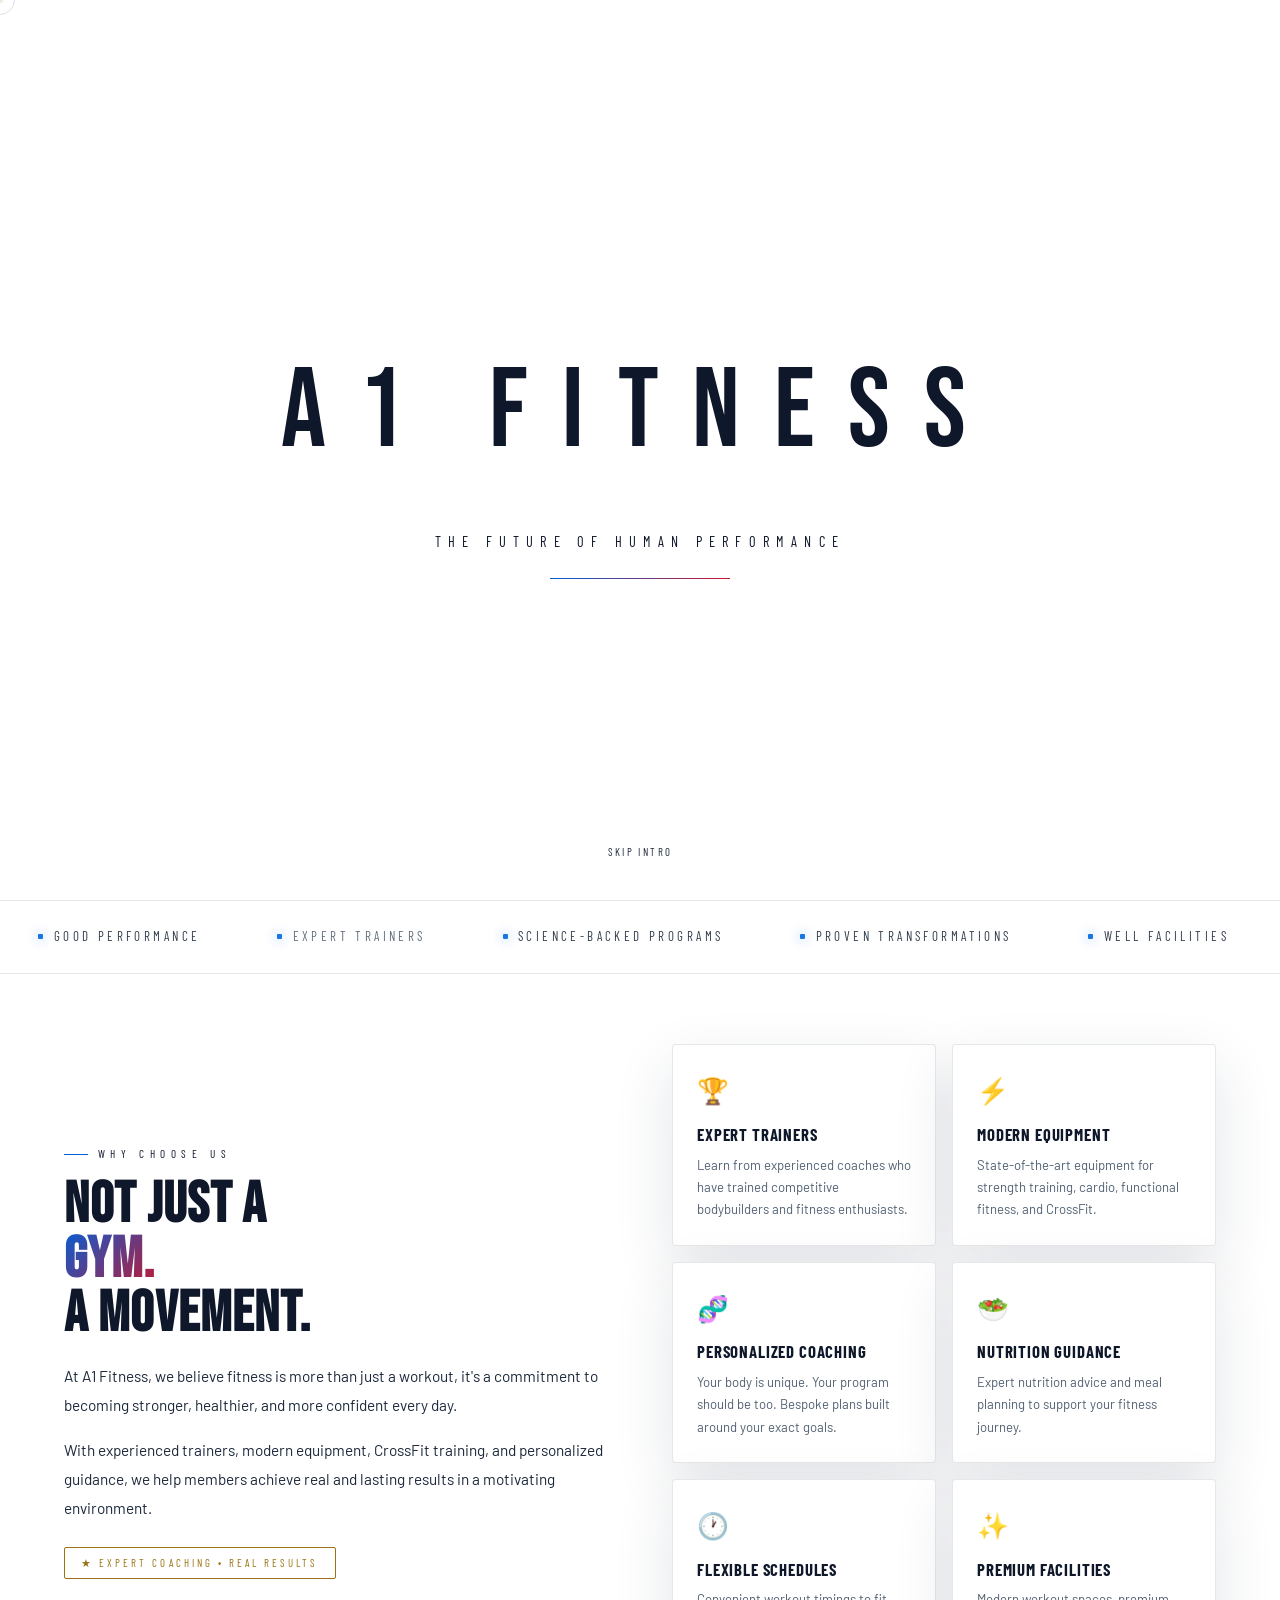
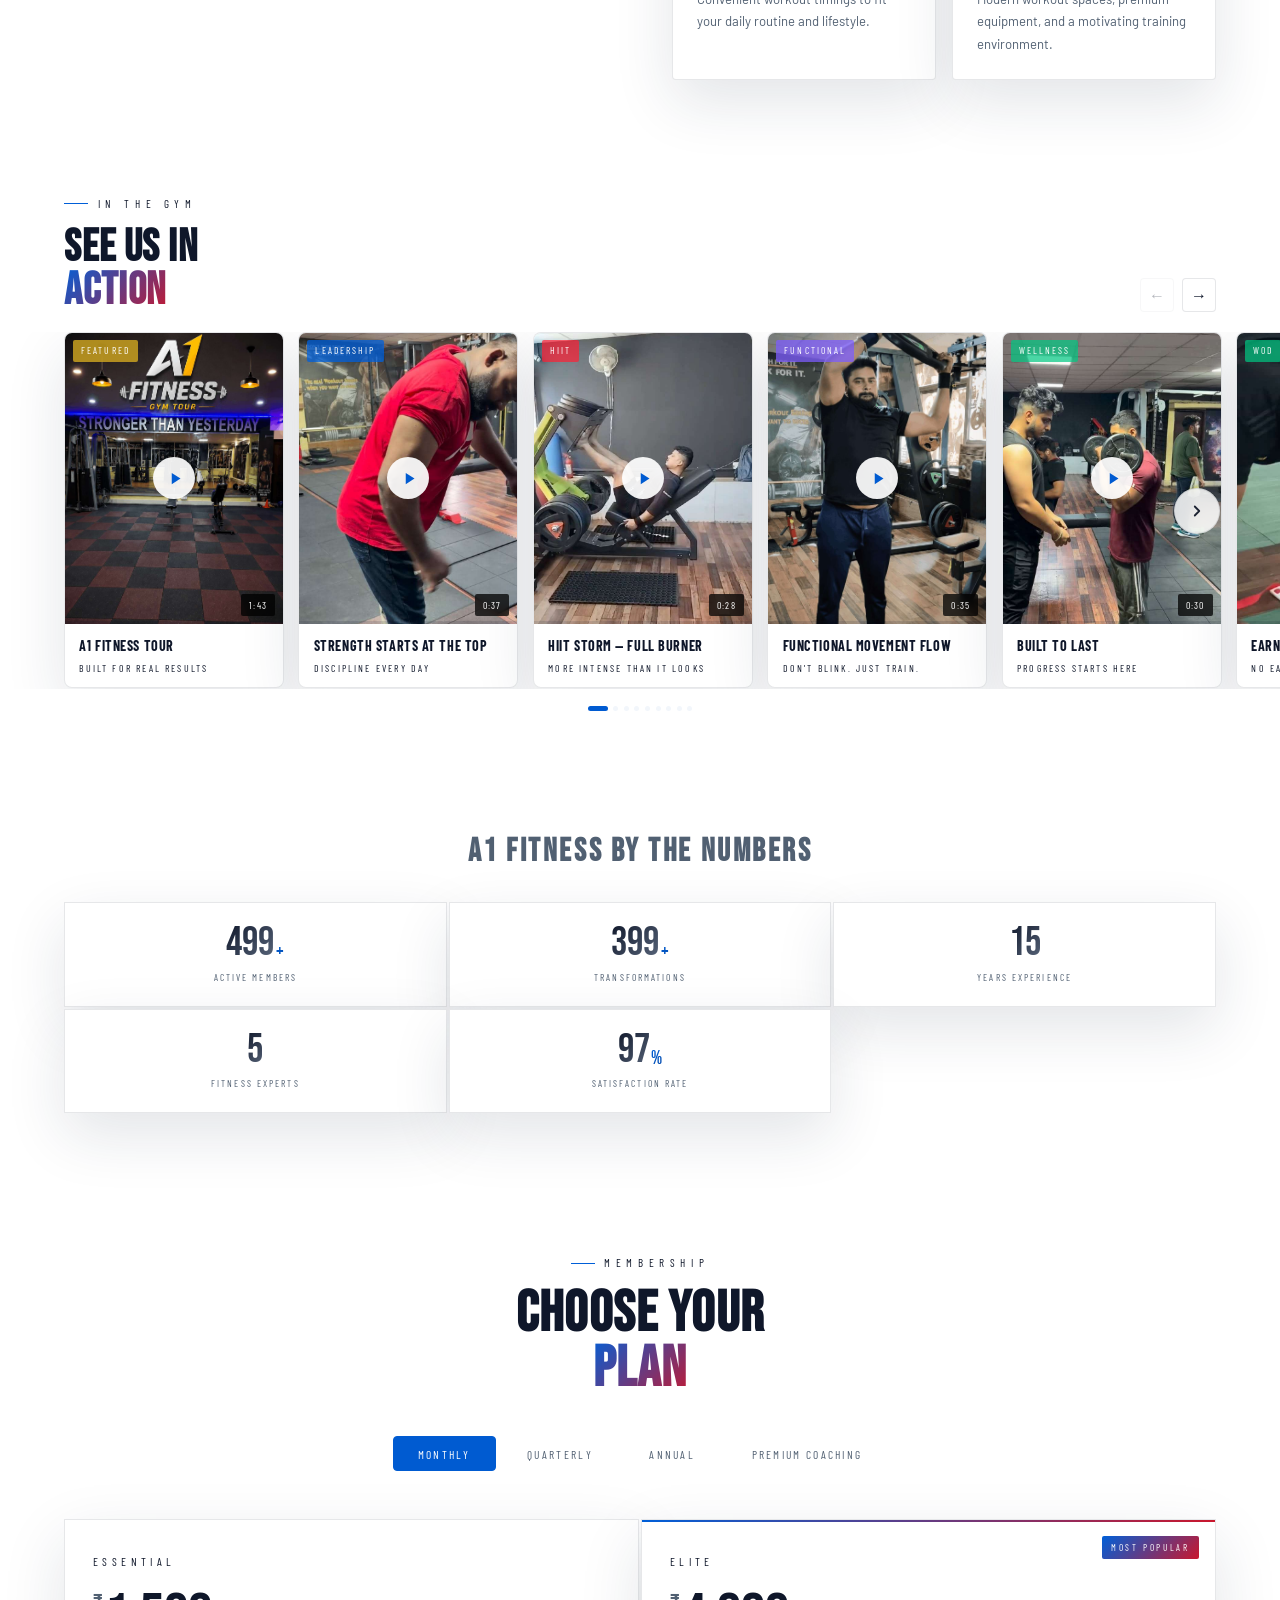
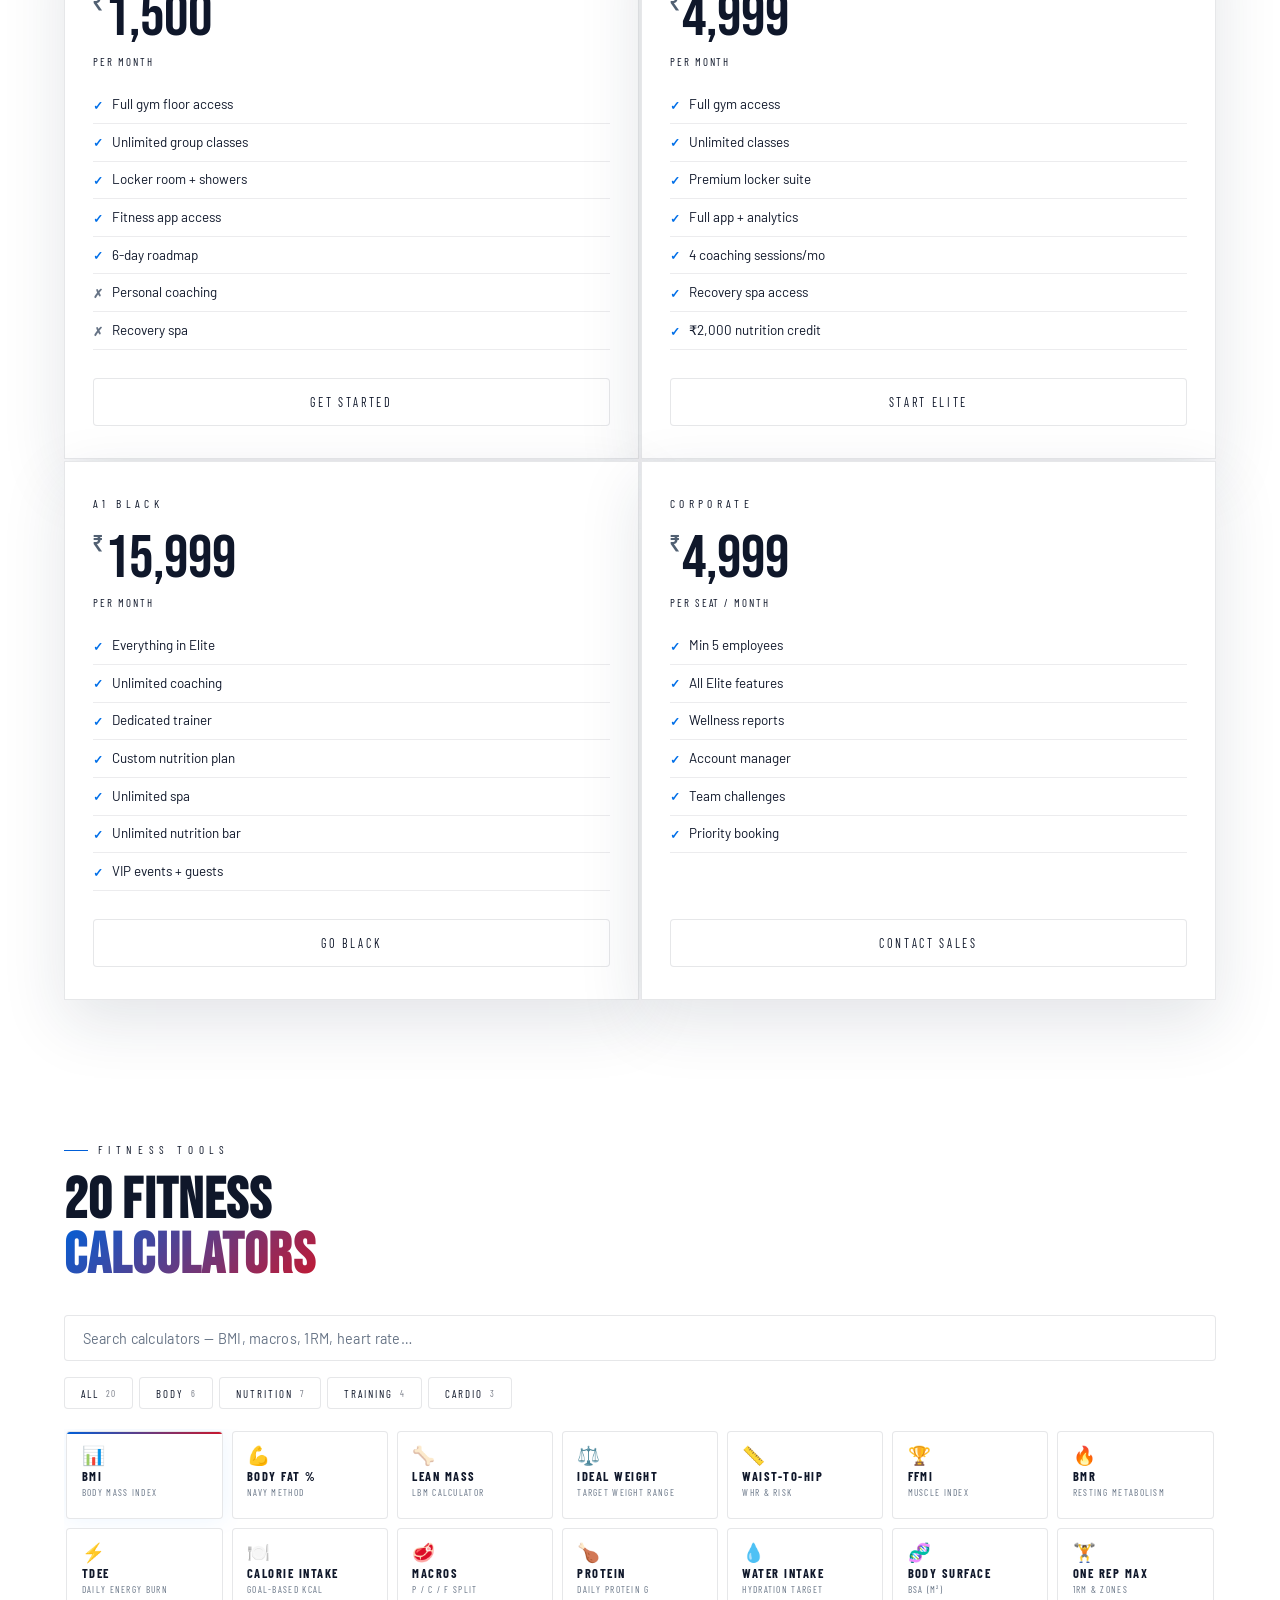
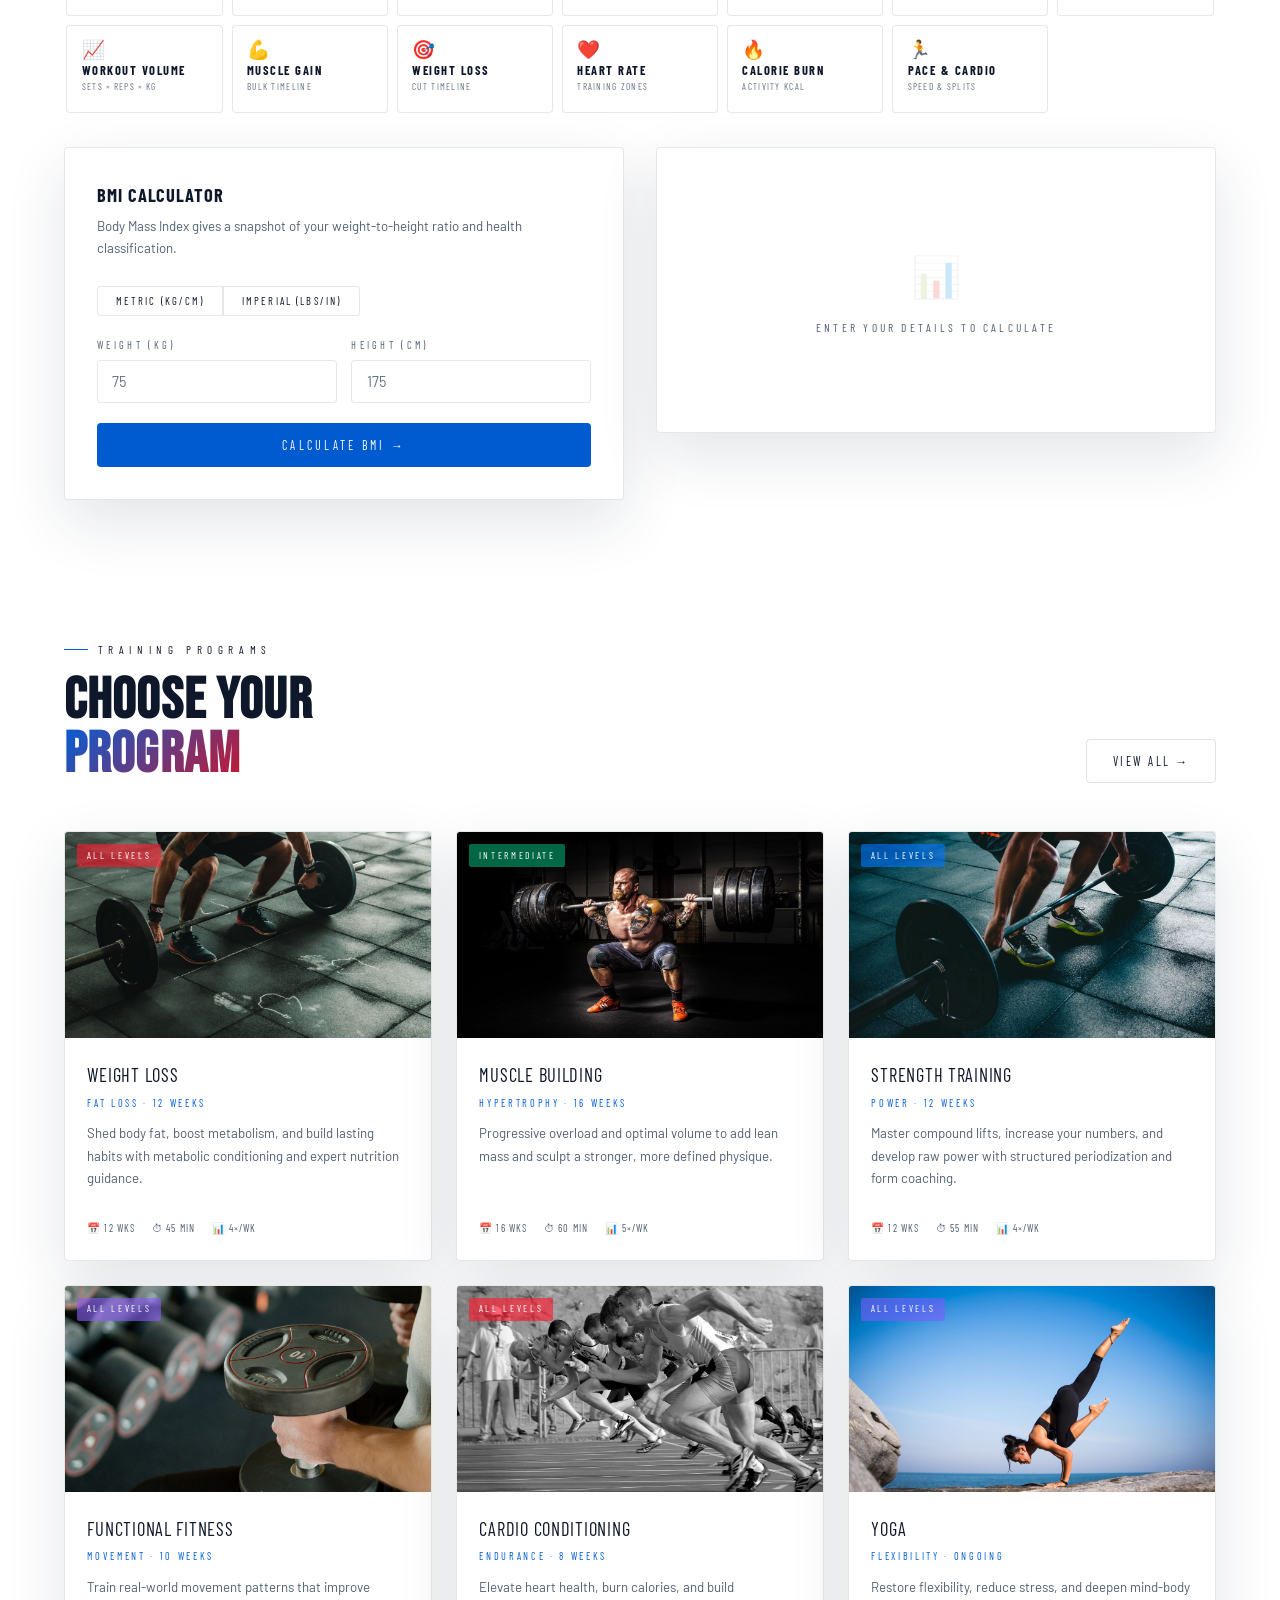
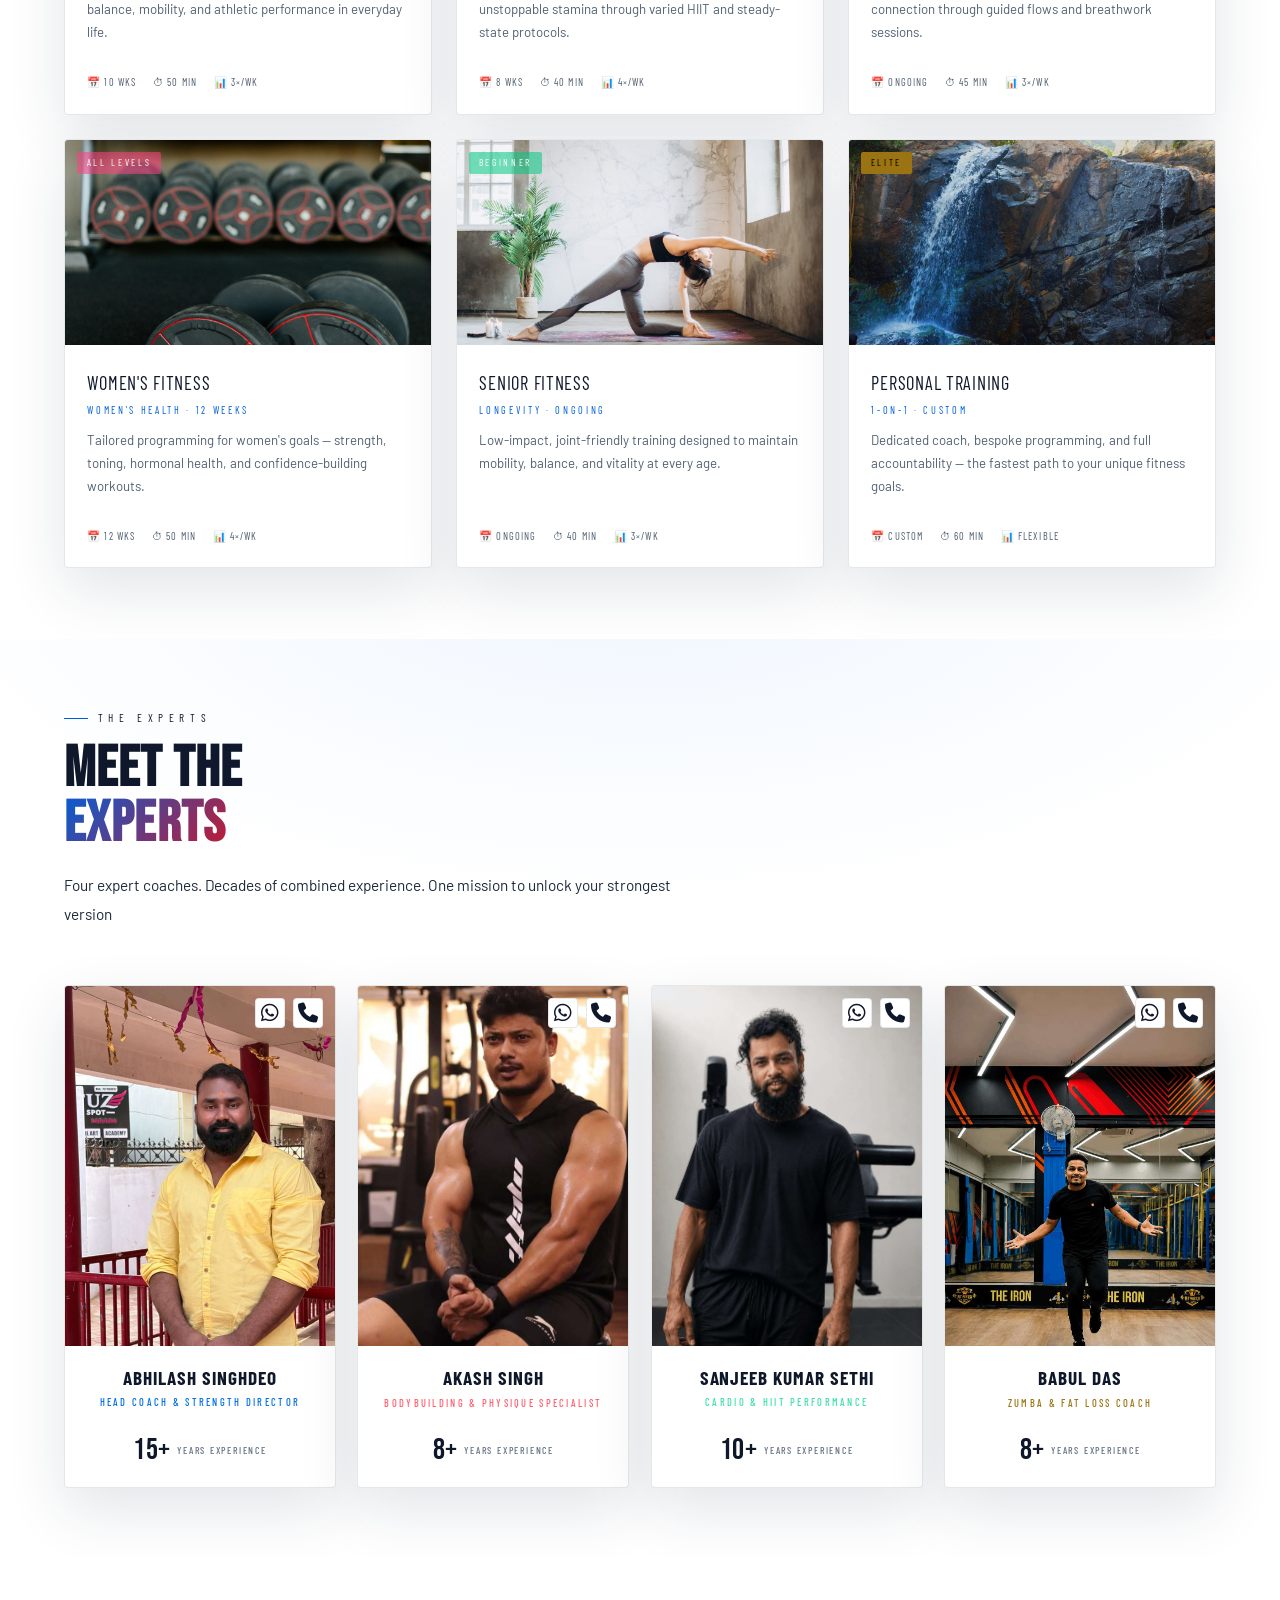
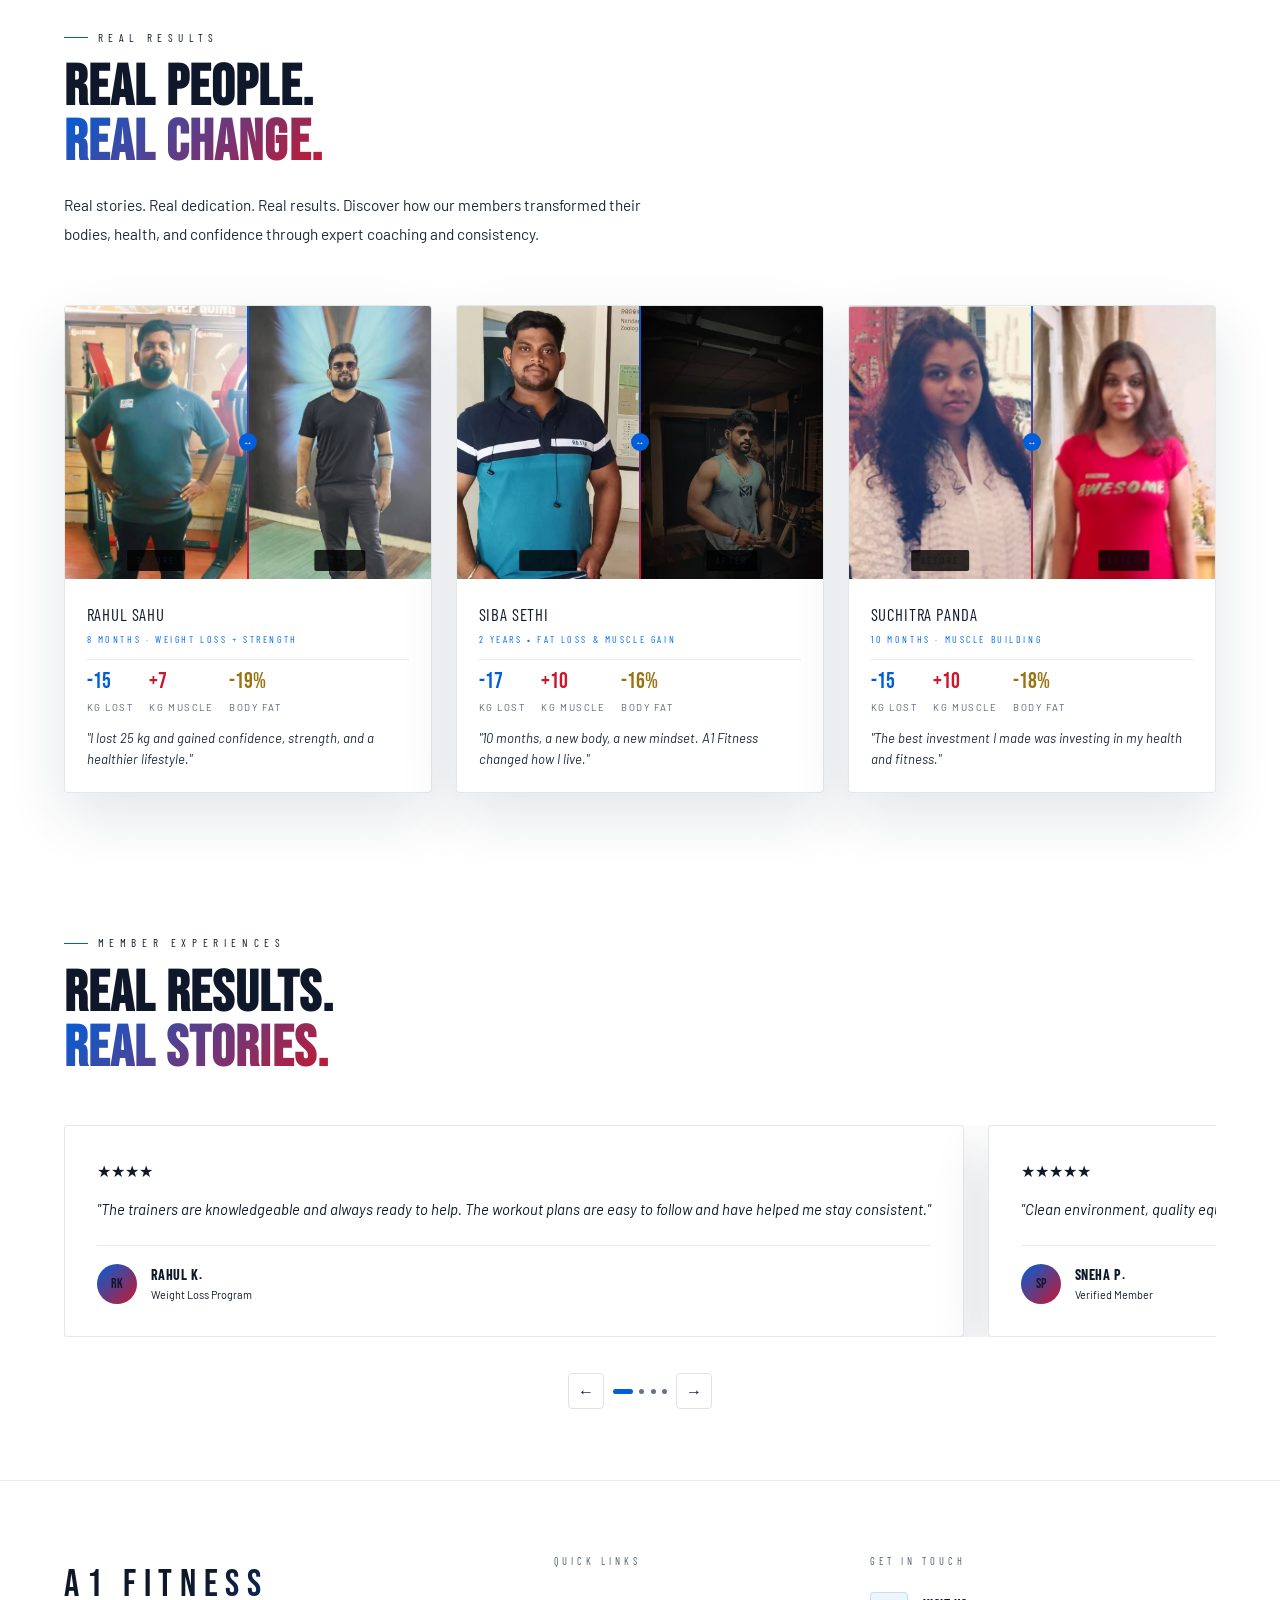
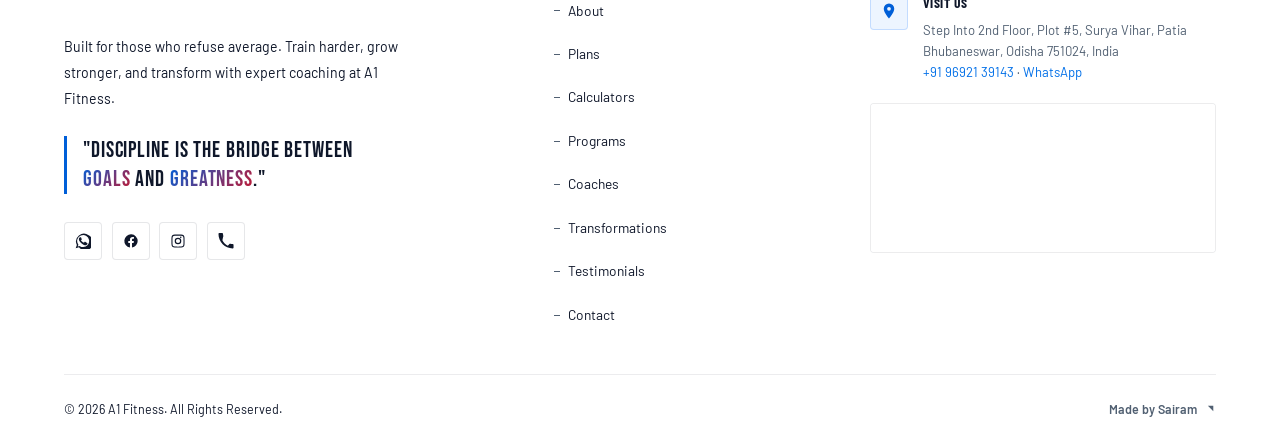
<file: index.html>
<!DOCTYPE html>
<html lang="en-IN" data-theme="light">
<head>
<!-- SEO: Replace https://a1fitnessbbsr.github.io with your live GitHub Pages or custom domain -->
<meta charset="UTF-8">
<meta name="viewport" content="width=device-width, initial-scale=1.0">
<script>
  (function(){
    try {
      var savedTheme = localStorage.getItem('a1-theme');
      var theme = savedTheme === 'dark' ? 'dark' : 'light';
      document.documentElement.dataset.theme = theme;
      document.documentElement.style.colorScheme = theme;
    } catch (e) {
      document.documentElement.dataset.theme = 'light';
      document.documentElement.style.colorScheme = 'light';
    }
  })();
</script>
<title>A1 FITNESS | Best Gym in Bhubaneswar — Personal Training, CrossFit &amp; Weight Loss</title>
<meta name="description" content="A1 FITNESS is the best gym in Bhubaneswar, Patia. Strength training, CrossFit, personal trainers, weight loss &amp; women's fitness. ★ 4.7 rating · Free trial · Call +91 96921 39143">
<meta name="keywords" content="a1 fitness bhubaneswar, gym in Bhubaneswar, best gym in Bhubaneswar, fitness center in Bhubaneswar, weight loss training Bhubaneswar, personal trainer Bhubaneswar, functional fitness Bhubaneswar, strength training Bhubaneswar, CrossFit training Bhubaneswar, women's fitness Bhubaneswar, transformation gym Bhubaneswar, gym Patia Bhubaneswar">
<meta name="author" content="A1 FITNESS">
<meta name="robots" content="index, follow, max-image-preview:large, max-snippet:-1, max-video-preview:-1">
<meta name="googlebot" content="index, follow">
<meta name="bingbot" content="index, follow">
<link rel="canonical" href="https://a1fitnessbbsr.github.io/a1fitnessbbsr/">
<link rel="sitemap" type="application/xml" title="Sitemap" href="sitemap.xml">
<meta name="theme-color" content="#ffffff">
<meta name="color-scheme" content="light dark">
<meta name="format-detection" content="telephone=yes">
<meta name="google-site-verification" content="c2HAqKLqKyAaNIsLTrQ81mjf5uWW5NIAUAktLM2dnLY" />

<!-- Local SEO geo tags -->
<meta name="geo.region" content="IN-OR">
<meta name="geo.placename" content="Bhubaneswar, Odisha, India">
<meta name="geo.position" content="20.3571279;85.8274752">
<meta name="ICBM" content="20.3571279, 85.8274752">

<!-- Open Graph -->
<meta property="og:type" content="website">
<meta property="og:site_name" content="A1 FITNESS">
<meta property="og:locale" content="en_IN">
<meta property="og:title" content="A1 FITNESS | Best Gym in Bhubaneswar — Personal Training &amp; CrossFit">
<meta property="og:description" content="Premium fitness center in Patia, Bhubaneswar. Elite coaches, 9 training programs, 400+ transformations. Book your free trial today.">
<meta property="og:url" content="https://a1fitnessbbsr.github.io/a1fitnessbbsr/">
<meta property="og:image" content="https://a1fitnessbbsr.github.io/a1fitnessbbsr/assets/images/hero-bg.jpg">
<meta property="og:image:secure_url" content="https://a1fitnessbbsr.github.io/a1fitnessbbsr/assets/images/hero-bg.jpg">
<meta property="og:image:type" content="image/jpeg">
<meta property="og:image:width" content="1920">
<meta property="og:image:height" content="1080">
<meta property="og:image:alt" content="A1 FITNESS gym in Patia, Bhubaneswar — strength training and CrossFit facility">

<!-- Twitter Card -->
<meta name="twitter:card" content="summary_large_image">
<meta name="twitter:title" content="A1 FITNESS | Best Gym in Bhubaneswar">
<meta name="twitter:description" content="Strength training, CrossFit, personal trainers &amp; weight loss programs in Patia, Bhubaneswar. ★ 4.7 · Free trial available.">
<meta name="twitter:image" content="https://a1fitnessbbsr.github.io/a1fitnessbbsr/assets/images/hero-bg.jpg">
<meta name="twitter:image:alt" content="A1 FITNESS — premium gym and fitness center in Bhubaneswar">

<!-- Favicon & PWA -->
<link rel="icon" href="assets/images/favicon.svg" type="image/svg+xml">
<link rel="icon" href="assets/images/favicon.svg" sizes="any">
<link rel="apple-touch-icon" href="assets/images/favicon.svg">
<link rel="manifest" href="manifest.json">

<!-- Google Search Console verification — replace content value with your verification code -->
<meta name="google-site-verification" content="REPLACE_WITH_YOUR_GSC_VERIFICATION_CODE">

<!-- Google Analytics 4 — replace G-XXXXXXXXXX with your Measurement ID -->
<script async src="https://www.googletagmanager.com/gtag/js?id=G-XXXXXXXXXX"></script>
<script>
  window.dataLayer = window.dataLayer || [];
  function gtag(){dataLayer.push(arguments);}
  gtag('js', new Date());
  gtag('config', 'G-XXXXXXXXXX');
</script>

<link rel="preconnect" href="https://fonts.googleapis.com">
<link rel="preconnect" href="https://fonts.gstatic.com" crossorigin>
<link href="https://fonts.googleapis.com/css2?family=Bebas+Neue&family=Barlow:wght@300;400;500;600;700&family=Barlow+Condensed:wght@300;400;500;600;700;800;900&display=swap" rel="stylesheet">
<link rel="preload" as="image" href="assets/images/hero-bg-mobile.jpg" media="(max-width: 768px)" fetchpriority="high">
<link rel="preload" as="image" href="assets/images/hero-bg.jpg" media="(min-width: 769px)" fetchpriority="high">
<link rel="stylesheet" href="assets/css/a1fitness.css">
<link rel="stylesheet" href="https://cdnjs.cloudflare.com/ajax/libs/font-awesome/6.5.2/css/all.min.css">

<!-- Structured Data: Local Business, Gym, Organization, WebSite, Breadcrumb, Programs, Reviews -->
<script type="application/ld+json">
{
  "@context": "https://schema.org",
  "@graph": [
    {
      "@type": "WebSite",
      "@id": "https://a1fitnessbbsr.github.io/#website",
      "url": "https://a1fitnessbbsr.github.io/",
      "name": "A1 FITNESS",
      "description": "Best gym and fitness center in Bhubaneswar, Odisha — strength training, CrossFit, personal training, and transformation programs.",
      "publisher": { "@id": "https://a1fitnessbbsr.github.io/#organization" },
      "inLanguage": "en-IN"
    },
    {
      "@type": "Organization",
      "@id": "https://a1fitnessbbsr.github.io/#organization",
      "name": "A1 FITNESS",
      "alternateName": "A1 Fitness Bhubaneswar",
      "url": "https://a1fitnessbbsr.github.io/",
      "logo": {
        "@type": "ImageObject",
        "url": "https://a1fitnessbbsr.github.io/assets/images/favicon.svg",
        "width": 512,
        "height": 512
      },
      "image": "https://a1fitnessbbsr.github.io/assets/images/hero-bg.jpg",
      "description": "Premium gym and fitness center in Patia, Bhubaneswar offering strength training, CrossFit, personal training, weight loss, and women's fitness programs since 2018.",
      "foundingDate": "2018",
      "telephone": "+91-9692139143",
      "address": {
        "@type": "PostalAddress",
        "streetAddress": "2nd Floor, Plot #5, Surya Vihar, Patia",
        "addressLocality": "Bhubaneswar",
        "addressRegion": "Odisha",
        "postalCode": "751024",
        "addressCountry": "IN"
      },
      "geo": {
        "@type": "GeoCoordinates",
        "latitude": 20.3571279,
        "longitude": 85.8274752
      },
      "sameAs": [
        "https://www.facebook.com/a1fitnessPatia",
        "https://www.instagram.com/a1fitness_bbsr/",
        "https://wa.me/919692139143",
        "https://www.google.com/maps/place/A1+FITNESS/@20.3571279,85.8274752,17z"
      ],
      "contactPoint": {
        "@type": "ContactPoint",
        "telephone": "+91-9692139143",
        "contactType": "customer service",
        "areaServed": "Bhubaneswar",
        "availableLanguage": ["English", "Hindi", "Odia"]
      }
    },
    {
      "@type": ["LocalBusiness", "HealthClub", "SportsActivityLocation"],
      "@id": "https://a1fitnessbbsr.github.io/#localbusiness",
      "name": "A1 FITNESS",
      "alternateName": "A1 Fitness Gym Bhubaneswar",
      "description": "Best gym in Bhubaneswar for strength training, CrossFit, functional fitness, weight loss, personal training, and women's fitness. Located in Patia with elite certified coaches.",
      "url": "https://a1fitnessbbsr.github.io/",
      "telephone": "+91-9692139143",
      "priceRange": "₹₹",
      "image": [
        "https://a1fitnessbbsr.github.io/assets/images/hero-bg.jpg",
        "https://a1fitnessbbsr.github.io/assets/images/gymtour.jpg",
        "https://a1fitnessbbsr.github.io/assets/images/programs/strength-training.jpg"
      ],
      "logo": "https://a1fitnessbbsr.github.io/assets/images/favicon.svg",
      "address": {
        "@type": "PostalAddress",
        "streetAddress": "2nd Floor, Plot #5, Surya Vihar, Patia",
        "addressLocality": "Bhubaneswar",
        "addressRegion": "Odisha",
        "postalCode": "751024",
        "addressCountry": "IN"
      },
      "geo": {
        "@type": "GeoCoordinates",
        "latitude": 20.3571279,
        "longitude": 85.8274752
      },
      "hasMap": "https://www.google.com/maps/place/A1+FITNESS/@20.3571279,85.8274752,17z",
      "openingHoursSpecification": [
        {
          "@type": "OpeningHoursSpecification",
          "dayOfWeek": ["Monday", "Tuesday", "Wednesday", "Thursday", "Friday", "Saturday"],
          "opens": "05:00",
          "closes": "22:00"
        },
        {
          "@type": "OpeningHoursSpecification",
          "dayOfWeek": "Sunday",
          "opens": "07:00",
          "closes": "20:00"
        }
      ],
      "aggregateRating": {
        "@type": "AggregateRating",
        "ratingValue": "4.7",
        "reviewCount": "300",
        "bestRating": "5",
        "worstRating": "1"
      },
      "amenityFeature": [
        { "@type": "LocationFeatureSpecification", "name": "Strength Training Equipment", "value": true },
        { "@type": "LocationFeatureSpecification", "name": "CrossFit Training Area", "value": true },
        { "@type": "LocationFeatureSpecification", "name": "Personal Training", "value": true },
        { "@type": "LocationFeatureSpecification", "name": "Group Fitness Classes", "value": true },
        { "@type": "LocationFeatureSpecification", "name": "Locker Rooms", "value": true },
        { "@type": "LocationFeatureSpecification", "name": "Women's Fitness Programs", "value": true }
      ],
      "parentOrganization": { "@id": "https://a1fitnessbbsr.github.io/#organization" },
      "sameAs": [
        "https://www.facebook.com/a1fitnessPatia",
        "https://www.instagram.com/a1fitness_bbsr/",
        "https://www.google.com/maps/place/A1+FITNESS/@20.3571279,85.8274752,17z"
      ]
    },
    {
      "@type": "BreadcrumbList",
      "@id": "https://a1fitnessbbsr.github.io/#breadcrumb",
      "itemListElement": [
        {
          "@type": "ListItem",
          "position": 1,
          "name": "Home",
          "item": "https://a1fitnessbbsr.github.io/"
        }
      ]
    },
    {
      "@type": "ItemList",
      "@id": "https://a1fitnessbbsr.github.io/#programs",
      "name": "Training Programs at A1 FITNESS Bhubaneswar",
      "itemListElement": [
        { "@type": "ListItem", "position": 1, "name": "Weight Loss Training Bhubaneswar", "url": "https://a1fitnessbbsr.github.io/#programs" },
        { "@type": "ListItem", "position": 2, "name": "Muscle Building Program", "url": "https://a1fitnessbbsr.github.io/#programs" },
        { "@type": "ListItem", "position": 3, "name": "Strength Training Bhubaneswar", "url": "https://a1fitnessbbsr.github.io/#programs" },
        { "@type": "ListItem", "position": 4, "name": "Functional Fitness Bhubaneswar", "url": "https://a1fitnessbbsr.github.io/#programs" },
        { "@type": "ListItem", "position": 5, "name": "Cardio Conditioning", "url": "https://a1fitnessbbsr.github.io/#programs" },
        { "@type": "ListItem", "position": 6, "name": "Women's Fitness Bhubaneswar", "url": "https://a1fitnessbbsr.github.io/#programs" },
        { "@type": "ListItem", "position": 7, "name": "Personal Trainer Bhubaneswar", "url": "https://a1fitnessbbsr.github.io/#coaches" },
        { "@type": "ListItem", "position": 8, "name": "CrossFit Training Bhubaneswar", "url": "https://a1fitnessbbsr.github.io/#programs" }
      ]
    },
    {
      "@type": "ItemList",
      "@id": "https://a1fitnessbbsr.github.io/#coaches",
      "name": "Personal Trainers at A1 FITNESS Bhubaneswar",
      "itemListElement": [
        { "@type": "ListItem", "position": 1, "name": "Abhilash Singhdeo — Head Coach & Strength Director", "url": "https://a1fitnessbbsr.github.io/#coaches" },
        { "@type": "ListItem", "position": 2, "name": "Akash Singh — Bodybuilding Specialist", "url": "https://a1fitnessbbsr.github.io/#coaches" },
        { "@type": "ListItem", "position": 3, "name": "Sanjeeb Kumar Sethi — Cardio & HIIT Coach", "url": "https://a1fitnessbbsr.github.io/#coaches" },
        { "@type": "ListItem", "position": 4, "name": "Babul Das — Zumba & Fat Loss Coach", "url": "https://a1fitnessbbsr.github.io/#coaches" }
      ]
    },
    {
      "@type": "Review",
      "author": { "@type": "Person", "name": "Deepak S." },
      "reviewRating": { "@type": "Rating", "ratingValue": "5", "bestRating": "5" },
      "reviewBody": "Great equipment, professional trainers, and a motivating environment. Highly recommended for anyone serious about fitness.",
      "itemReviewed": { "@id": "https://a1fitnessbbsr.github.io/#localbusiness" }
    },
    {
      "@type": "Review",
      "author": { "@type": "Person", "name": "Sneha P." },
      "reviewRating": { "@type": "Rating", "ratingValue": "5", "bestRating": "5" },
      "reviewBody": "Clean environment, quality equipment, and a positive atmosphere. One of the best fitness experiences I've had.",
      "itemReviewed": { "@id": "https://a1fitnessbbsr.github.io/#localbusiness" }
    }
  ]
}
</script>
</head>
<body>
<a class="skip-link" href="#main">Skip to content</a>
<!-- CURSOR -->
<div id="cursor"></div><div id="cursor-ring"></div>
<!-- LOADER -->
<div id="loader"><div class="ld-logo">A1 Fitness</div><div class="ld-tag">The Future of Human Performance</div><div class="ld-bar"><div class="ld-fill"></div></div><button type="button" class="ld-skip" id="ld-skip">Skip intro</button></div>

<!-- NAV -->
<nav id="navbar" aria-label="Main navigation"><a href="#hero" class="nav-logo">A1 Fitness</a><ul class="nav-links"><li><a href="#why">About</a></li><li><a href="#membership">Plans</a></li><li><a href="#tools">Tools</a></li><li><a href="#programs">Programs</a></li><li><a href="#coaches">Coaches</a></li><li><a href="#transform">Results</a></li><li><a href="#testimonials">Stories</a></li></ul><div class="nav-acts"><a href="tel:+919692139143" class="nav-btn out"><span>Free Trial</span></a></div><button class="theme-toggle" id="theme-toggle" type="button" role="switch" aria-checked="false" aria-label="Switch to dark mode"><span class="theme-toggle-track" aria-hidden="true"><span class="theme-icon theme-sun"><i class="fa-solid fa-sun"></i></span><span class="theme-icon theme-moon"><i class="fa-solid fa-moon"></i></span><span class="theme-thumb"></span></span></button><button class="hamburger" id="hbg" type="button" aria-label="Open menu" aria-expanded="false" aria-controls="mob"><span></span><span></span><span></span></button></nav>
<div class="mob-menu" id="mob" role="dialog" aria-label="Mobile navigation"><button type="button" class="mob-close" id="mob-close" aria-label="Close menu">✕</button><a href="#why" onclick="cm()">About</a><a href="#membership" onclick="cm()">Plans</a><a href="#tools" onclick="cm()">Tools</a><a href="#programs" onclick="cm()">Programs</a><a href="#coaches" onclick="cm()">Coaches</a><a href="#transform" onclick="cm()">Results</a><a href="#testimonials" onclick="cm()">Stories</a><a href="#contact" onclick="cm()">Contact</a></div>
<main id="main">
<!-- HERO -->
<section id="hero">
<div class="h-bg">
  <div class="h-bg-media" id="h-bg-media" aria-hidden="true">
    <picture>
      <source media="(max-width:768px)" srcset="assets/images/hero-bg-mobile.jpg">
      <img src="assets/images/hero-bg.jpg" alt="A1 FITNESS gym in Patia, Bhubaneswar — best fitness center for strength training and CrossFit" class="h-bg-img" width="1920" height="1080" fetchpriority="high" decoding="async">
    </picture>
  </div>
  <div class="h-bg-overlay" aria-hidden="true"></div>
</div>
<div class="h-grid"></div><div class="h-particles" id="particles"></div><div class="h-spot" id="hspot"></div>
<div class="h-content">
  <div class="h-lbl">Est. 2011 — Elite Performance Club · Patia, Bhubaneswar</div>
  <h1 class="h-head">FORGE YOUR<br><span class="h-accent">LEGACY</span><span class="sr-only"> — Best Gym in Bhubaneswar | A1 FITNESS Fitness Center Patia</span></h1>
  <p class="h-sub">Where Champions Are Born &amp; Limits Are Shattered</p>
  <div class="h-ctas"><a href="tel:+919692139143" class="btn-p">Join Now</a><a href="#coaches" class="btn-r"><span>Contact Trainer</span></a></div>
  <div class="h-trust">
    <div><div class="trust-num">500+</div><div class="trust-lbl">Active Members</div></div>
    <div class="trust-div"></div>
    <div><div class="trust-num">97%</div><div class="trust-lbl">Satisfaction Rate</div></div>
    <div class="trust-div"></div>
    <div><div class="trust-num">5</div><div class="trust-lbl">Fitness Experts</div></div>
    <div class="trust-div"></div>
    <div><div class="trust-num">★ 4.7</div><div class="trust-lbl">Rating</div></div>
  </div>
</div>
</section>

<!-- MARQUEE -->
<div class="mq" aria-label="Gym highlights">
  <div class="mq-orbit">
    <div class="mq-ring">
      <div class="mq-item"><span class="mq-dot"></span>Good Performance</div>
      <div class="mq-item"><span class="mq-dot"></span>Expert Trainers</div>
      <div class="mq-item"><span class="mq-dot"></span>Science-Backed Programs</div>
      <div class="mq-item"><span class="mq-dot"></span>Proven Transformations</div>
      <div class="mq-item"><span class="mq-dot"></span>Well Facilities</div>
      <div class="mq-item"><span class="mq-dot"></span>Powered Coaching</div>
      <div class="mq-item"><span class="mq-dot"></span>Nutrition Guidance</div>
      <div class="mq-item"><span class="mq-dot"></span>24/7 Access</div>
      <div class="mq-item" aria-hidden="true"><span class="mq-dot"></span>Elite Performance</div>
      <div class="mq-item" aria-hidden="true"><span class="mq-dot"></span>Expert Trainers</div>
      <div class="mq-item" aria-hidden="true"><span class="mq-dot"></span>Proven Transformations</div>
      <div class="mq-item" aria-hidden="true"><span class="mq-dot"></span>Well Facilities</div>
      <div class="mq-item" aria-hidden="true"><span class="mq-dot"></span>Powered Coaching</div>
      <div class="mq-item" aria-hidden="true"><span class="mq-dot"></span>Nutrition Guidance</div>
      <div class="mq-item" aria-hidden="true"><span class="mq-dot"></span>24/7 Access</div>
    </div>
  </div>
</div>

<!-- WHY -->
<section id="why"><div class="why-grid"><div class="why-txt rl"><div class="sl">Why Choose Us</div><h2 class="st">NOT JUST A<br><span>GYM.</span><br>A MOVEMENT.</h2><p>At A1 Fitness, we believe fitness is more than just a workout, it's a commitment to becoming stronger, healthier, and more confident every day.</p><p>With experienced trainers, modern equipment, CrossFit training, and personalized guidance, we help members achieve real and lasting results in a motivating environment.</p><div class="why-badge">★ EXPERT COACHING • REAL RESULTS</div></div>
<div class="why-cards rr"><div class="wc reveal"><div class="wc-icon">🏆</div><h3>Expert Trainers</h3><p>Learn from experienced coaches who have trained competitive bodybuilders and fitness enthusiasts.</p></div><div class="wc reveal" style="transition-delay:.08s"><div class="wc-icon">⚡</div><h3>Modern Equipment</h3><p>State-of-the-art equipment for strength training, cardio, functional fitness, and CrossFit.</p></div><div class="wc reveal" style="transition-delay:.16s"><div class="wc-icon">🧬</div><h3>Personalized Coaching</h3><p>Your body is unique. Your program should be too. Bespoke plans built around your exact goals.</p></div><div class="wc reveal" style="transition-delay:.24s"><div class="wc-icon">🥗</div><h3>Nutrition Guidance</h3><p>Expert nutrition advice and meal planning to support your fitness journey.</p></div><div class="wc reveal" style="transition-delay:.32s"><div class="wc-icon">🕐</div><h3>Flexible Schedules</h3><p>Convenient workout timings to fit your daily routine and lifestyle.</p></div><div class="wc reveal" style="transition-delay:.4s"><div class="wc-icon">✨</div><h3>Premium Facilities</h3><p>Modern workout spaces, premium equipment, and a motivating training environment.</p></div></div></div></section>

<!-- VIDEO SLIDER -->
<section id="video-slider">
  <div class="vs-header reveal">
    <div>
      <div class="sl">In The Gym</div>
      <h2 class="st" style="font-size:clamp(1.6rem,3.5vw,2.8rem)">SEE US IN<br><span>ACTION</span></h2>
    </div>
    <div class="vs-nav">
      <button class="vs-btn" id="vs-prev" aria-label="Previous">&#8592;</button>
      <button class="vs-btn" id="vs-next" aria-label="Next">&#8594;</button>
    </div>
  </div>

  <div class="vs-track-wrap">
    <button class="vs-arrow vs-arrow-prev" id="vs-prev-overlay" aria-label="Previous video"><svg viewBox="0 0 24 24"><path d="M15 18l-6-6 6-6"/></svg></button>
    <button class="vs-arrow vs-arrow-next" id="vs-next-overlay" aria-label="Next video"><svg viewBox="0 0 24 24"><path d="M9 18l6-6-6-6"/></svg></button>
    <div class="vs-track" id="vs-track">

      <!-- Card 4 -->
      <div class="vs-card" data-index="3">
        <div class="vs-video-wrap">
          <video preload="none" playsinline webkit-playsinline loop
            title="A1 FITNESS gym tour — best fitness center in Bhubaneswar Patia"
            src="assets/videos/gymtour.MP4"
            poster="assets/images/gymtour.jpg">
          </video>
          <div class="vs-poster"></div>
          <div class="vs-cat" style="background:rgba(200,160,32,.85)">FEATURED</div>
          <button class="vs-play" aria-label="Play video">
            <div class="vs-play-icon">
              <svg viewBox="0 0 24 24"><polygon points="6,3 20,12 6,21"/></svg>
            </div>
          </button>
          <button class="vs-pause" aria-label="Pause video">
            <div class="vs-pause-icon"><span></span><span></span></div>
          </button>
          <div class="vs-duration">1:43</div>
          <div class="vs-progress"><div class="vs-progress-fill"></div></div>
        </div>
        <div class="vs-label">
          <div class="vs-label-title">A1 FITNESS TOUR</div>
          <div class="vs-label-sub">BUILT FOR REAL RESULTS</div>
        </div>
      </div>

      <!-- Card 1 -->
      <div class="vs-card" data-index="0">
        <div class="vs-video-wrap">
          <video preload="none" playsinline webkit-playsinline loop
            title="Strength training at A1 FITNESS Bhubaneswar — discipline every day"
            src="assets/videos/video1.mp4"
            poster="assets/images/image1.jpg">
          </video>
          <div class="vs-poster"></div>
          <div class="vs-cat" style="background:rgba(0,96,221,.75)">LEADERSHIP</div>
          <button class="vs-play" aria-label="Play video">
            <div class="vs-play-icon">
              <svg viewBox="0 0 24 24"><polygon points="6,3 20,12 6,21"/></svg>
            </div>
          </button>
          <button class="vs-pause" aria-label="Pause video">
            <div class="vs-pause-icon"><span></span><span></span></div>
          </button>
          <div class="vs-duration">0:37</div>
          <div class="vs-progress"><div class="vs-progress-fill"></div></div>
        </div>
        <div class="vs-label">
          <div class="vs-label-title">STRENGTH STARTS AT THE TOP</div>
          <div class="vs-label-sub">Discipline Every Day</div>
        </div>
      </div>

      <!-- Card 2 -->
      <div class="vs-card" data-index="1">
        <div class="vs-video-wrap">
          <video preload="none" playsinline webkit-playsinline loop
            title="HIIT training session at A1 FITNESS gym Bhubaneswar"
            src="assets/videos/video2.mp4"
            poster="assets/images/image2.jpg">
          </video>
          <div class="vs-poster"></div>
          <div class="vs-cat" style="background:rgba(255,32,53,.7)">HIIT</div>
          <button class="vs-play" aria-label="Play video">
            <div class="vs-play-icon">
              <svg viewBox="0 0 24 24"><polygon points="6,3 20,12 6,21"/></svg>
            </div>
          </button>
          <button class="vs-pause" aria-label="Pause video">
            <div class="vs-pause-icon"><span></span><span></span></div>
          </button>
          <div class="vs-duration">0:28</div>
          <div class="vs-progress"><div class="vs-progress-fill"></div></div>
        </div>
        <div class="vs-label">
          <div class="vs-label-title">HIIT Storm — Full Burner</div>
          <div class="vs-label-sub">More Intense Than It Looks</div>
        </div>
      </div>

      <!-- Card 3 -->
      <div class="vs-card" data-index="2">
        <div class="vs-video-wrap">
          <video preload="none" playsinline webkit-playsinline loop
            title="Functional fitness training at A1 FITNESS Bhubaneswar"
            src="assets/videos/video3.mp4"
            poster="assets/images/image3.jpg">
          </video>
          <div class="vs-poster"></div>
          <div class="vs-cat" style="background:rgba(124,92,252,.75)">Functional</div>
          <button class="vs-play" aria-label="Play video">
            <div class="vs-play-icon">
              <svg viewBox="0 0 24 24"><polygon points="6,3 20,12 6,21"/></svg>
            </div>
          </button>
          <button class="vs-pause" aria-label="Pause video">
            <div class="vs-pause-icon"><span></span><span></span></div>
          </button>
          <div class="vs-duration">0:35</div>
          <div class="vs-progress"><div class="vs-progress-fill"></div></div>
        </div>
        <div class="vs-label">
          <div class="vs-label-title">Functional Movement Flow</div>
          <div class="vs-label-sub">Don't Blink. Just Train.</div>
        </div>
      </div>

      <!-- Card 5 -->
      <div class="vs-card" data-index="4">
        <div class="vs-video-wrap">
          <video preload="none" playsinline webkit-playsinline loop
            title="Wellness and endurance training at A1 FITNESS Bhubaneswar"
            src="assets/videos/video4.mp4"
            poster="assets/images/image4.jpg">
          </video>
          <div class="vs-poster"></div>
          <div class="vs-cat" style="background:rgba(0,200,130,.7)">WELLNESS</div>
          <button class="vs-play" aria-label="Play video">
            <div class="vs-play-icon">
              <svg viewBox="0 0 24 24"><polygon points="6,3 20,12 6,21"/></svg>
            </div>
          </button>
          <button class="vs-pause" aria-label="Pause video">
            <div class="vs-pause-icon"><span></span><span></span></div>
          </button>
          <div class="vs-duration">0:30</div>
          <div class="vs-progress"><div class="vs-progress-fill"></div></div>
        </div>
        <div class="vs-label">
          <div class="vs-label-title">Built To Last</div>
          <div class="vs-label-sub">Progress Starts Here</div>
        </div>
      </div>

      <!-- Card 6 -->
      <div class="vs-card" data-index="5">
        <div class="vs-video-wrap">
          <video preload="none" playsinline webkit-playsinline loop
            title="CrossFit WOD training at A1 FITNESS Bhubaneswar"
            src="assets/videos/cross.mp4"
            poster="assets/images/cross.jpg">
          </video>
          <div class="vs-poster"></div>
          <div class="vs-cat" style="background:rgba(0,200,130,.7)">WOD</div>
          <button class="vs-play" aria-label="Play video">
            <div class="vs-play-icon">
              <svg viewBox="0 0 24 24"><polygon points="6,3 20,12 6,21"/></svg>
            </div>
          </button>
          <button class="vs-pause" aria-label="Pause video">
            <div class="vs-pause-icon"><span></span><span></span></div>
          </button>
          <div class="vs-duration">0:14</div>
          <div class="vs-progress"><div class="vs-progress-fill"></div></div>
        </div>
        <div class="vs-label">
          <div class="vs-label-title">EARN EVERY REP</div>
          <div class="vs-label-sub">No Easy Rounds</div>
        </div>
      </div>

      <!-- Card 7 -->
      <div class="vs-card" data-index="6">
        <div class="vs-video-wrap">
          <video preload="none" playsinline webkit-playsinline loop
            title="Women's fitness inspiration at A1 FITNESS gym Bhubaneswar"
            src="assets/videos/womenpower.mp4"
            poster="assets/images/womenpower.jpg">
          </video>
          <div class="vs-poster"></div>
          <div class="vs-cat" style="background:rgba(0,200,130,.7)">INSPIRATION</div>
          <button class="vs-play" aria-label="Play video">
            <div class="vs-play-icon">
              <svg viewBox="0 0 24 24"><polygon points="6,3 20,12 6,21"/></svg>
            </div>
          </button>
          <button class="vs-pause" aria-label="Pause video">
            <div class="vs-pause-icon"><span></span><span></span></div>
          </button>
          <div class="vs-duration">0:25</div>
          <div class="vs-progress"><div class="vs-progress-fill"></div></div>
        </div>
        <div class="vs-label">
          <div class="vs-label-title">IF SHE CAN, WHY CAN'T YOU?</div>
          <div class="vs-label-sub">No More Excuses</div>
        </div>
      </div>

      <!-- Card 8 -->
      <div class="vs-card" data-index="7">
        <div class="vs-video-wrap">
          <video preload="none" playsinline webkit-playsinline loop
            title="Women's group strength training at A1 FITNESS Bhubaneswar"
            src="assets/videos/womengroup.mp4"
            poster="assets/images/womengroup.jpg">
          </video>
          <div class="vs-poster"></div>
          <div class="vs-cat" style="background:rgba(0,200,130,.7)">WOMEN'S POWER</div>
          <button class="vs-play" aria-label="Play video">
            <div class="vs-play-icon">
              <svg viewBox="0 0 24 24"><polygon points="6,3 20,12 6,21"/></svg>
            </div>
          </button>
          <button class="vs-pause" aria-label="Pause video">
            <div class="vs-pause-icon"><span></span><span></span></div>
          </button>
          <div class="vs-duration">0:43</div>
          <div class="vs-progress"><div class="vs-progress-fill"></div></div>
        </div>
        <div class="vs-label">
          <div class="vs-label-title">STRENGTH HAS NO GENDER</div>
          <div class="vs-label-sub">Watch Them Rise</div>
        </div>
      </div>

      <!-- Card 9 -->
      <div class="vs-card" data-index="8">
        <div class="vs-video-wrap">
          <video preload="none" playsinline webkit-playsinline loop
            title="Cardio and mobility session at A1 FITNESS Bhubaneswar"
            src="assets/videos/cardio.mp4"
            poster="assets/images/cardio.jpg">
          </video>
          <div class="vs-poster"></div>
          <div class="vs-cat" style="background:rgba(0,96,221,.75)">MOBILITY</div>
          <button class="vs-play" aria-label="Play video">
            <div class="vs-play-icon">
              <svg viewBox="0 0 24 24"><polygon points="6,3 20,12 6,21"/></svg>
            </div>
          </button>
          <button class="vs-pause" aria-label="Pause video">
            <div class="vs-pause-icon"><span></span><span></span></div>
          </button>
          <div class="vs-duration">0:53</div>
          <div class="vs-progress"><div class="vs-progress-fill"></div></div>
        </div>
        <div class="vs-label">
          <div class="vs-label-title">WEDNESDAY ENERGY SESSION</div>
          <div class="vs-label-sub">Your Body Will Thank You</div>
        </div>
      </div>

    </div><!-- /vs-track -->
  </div><!-- /vs-track-wrap -->

  <div class="vs-dots" id="vs-dots"></div>
</section>
<!-- END VIDEO SLIDER -->

<!-- STATS -->
<section id="stats"><h2 class="stats-title reveal">A1 Fitness By The Numbers</h2><div class="stats-grid reveal"><div class="stat-c"><div class="stat-value"><div class="stat-num" data-t="500">0</div><div class="stat-suf">+</div></div><div class="stat-lbl">Active Members</div></div><div class="stat-c"><div class="stat-value"><div class="stat-num" data-t="400">0</div><div class="stat-suf">+</div></div><div class="stat-lbl">Transformations</div></div><div class="stat-c"><div class="stat-value"><div class="stat-num" data-t="15">0</div><div class="stat-suf"></div></div><div class="stat-lbl">Years Experience</div></div><div class="stat-c"><div class="stat-value"><div class="stat-num" data-t="5">0</div><div class="stat-suf"></div></div><div class="stat-lbl">Fitness Experts</div></div><div class="stat-c"><div class="stat-value"><div class="stat-num" data-t="97">0</div><div class="stat-suf">%</div></div><div class="stat-lbl">Satisfaction Rate</div></div></div></section>

<!-- MEMBERSHIP -->
<section id="membership"><div class="reveal" style="text-align:center"><div class="sl" style="justify-content:center">Membership</div><h2 class="st">CHOOSE YOUR<br><span>PLAN</span></h2></div>
<div class="plan-tabs reveal"><button class="plan-tab active" onclick="swPlan('m',this)">Monthly</button><button class="plan-tab" onclick="swPlan('q',this)">Quarterly</button><button class="plan-tab" onclick="swPlan('a',this)">Annual</button><button class="plan-tab" onclick="swPlan('c',this)">Premium Coaching</button></div>
<div class="plans-wrap active reveal" id="pm"><div class="plan-card"><h3 class="plan-name">Essential</h3><div class="plan-price"><span class="plan-cur">₹</span>1,500</div><div class="plan-per">Per Month</div><ul class="plan-feats"><li>Full gym floor access</li><li>Unlimited group classes</li><li>Locker room + showers</li><li>Fitness app access</li><li>6-day roadmap</li><li class="no">Personal coaching</li><li class="no">Recovery spa</li></ul><a href="#contact" class="plan-btn">Get Started</a></div><div class="plan-card feat"><div class="plan-badge">Most Popular</div><h3 class="plan-name">Elite</h3><div class="plan-price"><span class="plan-cur">₹</span>4,999</div><div class="plan-per">Per Month</div><ul class="plan-feats"><li>Full gym access</li><li>Unlimited classes</li><li>Premium locker suite</li><li>Full app + analytics</li><li>4 coaching sessions/mo</li><li>Recovery spa access</li><li>₹2,000 nutrition credit</li></ul><a href="#contact" class="plan-btn">Start Elite</a></div><div class="plan-card"><h3 class="plan-name">A1 Black</h3><div class="plan-price"><span class="plan-cur">₹</span>15,999</div><div class="plan-per">Per Month</div><ul class="plan-feats"><li>Everything in Elite</li><li>Unlimited coaching</li><li>Dedicated trainer</li><li>Custom nutrition plan</li><li>Unlimited spa</li><li>Unlimited nutrition bar</li><li>VIP events + guests</li></ul><a href="#contact" class="plan-btn">Go Black</a></div><div class="plan-card"><h3 class="plan-name">Corporate</h3><div class="plan-price"><span class="plan-cur">₹</span>4,999</div><div class="plan-per">Per Seat / Month</div><ul class="plan-feats"><li>Min 5 employees</li><li>All Elite features</li><li>Wellness reports</li><li>Account manager</li><li>Team challenges</li><li>Priority booking</li></ul><a href="#contact" class="plan-btn">Contact Sales</a></div></div>
<div class="plans-wrap reveal" id="pq"><div class="plan-card"><h3 class="plan-name">Essential</h3><div class="plan-price"><span class="plan-cur">₹</span>2,499</div><div class="plan-per">Per Month · Billed Quarterly</div><ul class="plan-feats"><li>Full gym access</li><li>Group classes</li><li>App access</li><li class="no">Coaching</li></ul><a href="#contact" class="plan-btn">Start Now</a></div><div class="plan-card feat"><div class="plan-badge">Best Value</div><h3 class="plan-name">Elite</h3><div class="plan-price"><span class="plan-cur">₹</span>5,499</div><div class="plan-per">Per Month · Billed Quarterly</div><ul class="plan-feats"><li>All Elite features</li><li>Save ₹4,500/quarter</li><li>4 coaching sessions/mo</li><li>Recovery spa</li></ul><a href="#contact" class="plan-btn">Start Now</a></div><div class="plan-card"><h3 class="plan-name">A1 Black</h3><div class="plan-price"><span class="plan-cur">₹</span>12,999</div><div class="plan-per">Per Month · Billed Quarterly</div><ul class="plan-feats"><li>All Black features</li><li>Save ₹9,000/quarter</li><li>Unlimited coaching</li></ul><a href="#contact" class="plan-btn">Go Black</a></div><div class="plan-card"><h3 class="plan-name">Corporate</h3><div class="plan-price"><span class="plan-cur">₹</span>3,999</div><div class="plan-per">Per Seat · Quarterly</div><ul class="plan-feats"><li>All Corporate features</li><li>Quarterly reviews</li><li>Team leaderboards</li></ul><a href="#contact" class="plan-btn">Contact Sales</a></div></div>
<div class="plans-wrap reveal" id="pa"><div class="plan-card"><h3 class="plan-name">Essential</h3><div class="plan-price"><span class="plan-cur">₹</span>1,999</div><div class="plan-per">Per Month · Billed Annually</div><ul class="plan-feats"><li>Full gym access</li><li>Group classes</li><li>Save ₹12,000/year</li><li class="no">Coaching</li></ul><a href="#contact" class="plan-btn">Start Now</a></div><div class="plan-card feat"><div class="plan-badge">Best Value</div><h3 class="plan-name">Elite</h3><div class="plan-price"><span class="plan-cur">₹</span>4,499</div><div class="plan-per">Per Month · Billed Annually</div><ul class="plan-feats"><li>All Elite features</li><li>Save ₹30,000/year</li><li>Quarterly body scans</li><li>Priority scheduling</li></ul><a href="#contact" class="plan-btn">Start Now</a></div><div class="plan-card"><h3 class="plan-name">A1 Black</h3><div class="plan-price"><span class="plan-cur">₹</span>10,999</div><div class="plan-per">Per Month · Billed Annually</div><ul class="plan-feats"><li>All Black features</li><li>Save ₹60,000/year</li><li>International access</li><li>Chef consultation</li></ul><a href="#contact" class="plan-btn">Go Black</a></div><div class="plan-card"><h3 class="plan-name">Corporate</h3><div class="plan-price"><span class="plan-cur">₹</span>3,499</div><div class="plan-per">Per Seat · Annually</div><ul class="plan-feats"><li>All Corporate features</li><li>Annual wellness summit</li><li>Custom branding</li></ul><a href="#contact" class="plan-btn">Contact Sales</a></div></div>
<div class="plans-wrap reveal" id="pc"><div class="plan-card"><h3 class="plan-name">Starter</h3><div class="plan-price"><span class="plan-cur">₹</span>9,999</div><div class="plan-per">Per Month</div><ul class="plan-feats"><li>2 PT sessions/week</li><li>Custom program</li><li>Nutrition guidance</li><li>Progress tracking</li><li class="no">Meal planning</li></ul><a href="#contact" class="plan-btn">Start Now</a></div><div class="plan-card feat"><div class="plan-badge">Recommended</div><h3 class="plan-name">Transformation</h3><div class="plan-price"><span class="plan-cur">₹</span>19,999</div><div class="plan-per">Per Month</div><ul class="plan-feats"><li>5 PT sessions/week</li><li>Custom program</li><li>Full meal plan</li><li>24/7 coach access</li><li>Monthly body scan</li></ul><a href="#contact" class="plan-btn">Transform Now</a></div><div class="plan-card"><h3 class="plan-name">Elite Athlete</h3><div class="plan-price"><span class="plan-cur">₹</span>39,999</div><div class="plan-per">Per Month</div><ul class="plan-feats"><li>Daily PT sessions</li><li>Periodization plan</li><li>Sports psychology</li><li>Recovery protocol</li><li>Competition prep</li></ul><a href="#contact" class="plan-btn">Enquire Now</a></div><div class="plan-card"><h3 class="plan-name">Online Only</h3><div class="plan-price"><span class="plan-cur">₹</span>3,999</div><div class="plan-per">Per Month</div><ul class="plan-feats"><li>4 virtual PT sessions</li><li>App-based programming</li><li>Macro coaching</li><li>Weekly check-ins</li><li class="no">Gym access</li></ul><a href="#contact" class="plan-btn">Join Online</a></div></div></section>

<!-- ===== FITNESS CALCULATORS ===== -->
<section id="tools">
<div class="reveal"><div class="sl">Fitness Tools</div><h2 class="st">20 FITNESS<br><span>CALCULATORS</span></h2></div>

<div class="tool-nav reveal">
  <div class="tool-nav-top">
    <input type="search" class="tool-search" id="tool-search" placeholder="Search calculators — BMI, macros, 1RM, heart rate…" autocomplete="off">
    <div class="tool-cats" id="tool-cats">
      <button type="button" class="tcat active" data-cat="all">All <span>20</span></button>
      <button type="button" class="tcat" data-cat="body">Body <span>6</span></button>
      <button type="button" class="tcat" data-cat="nutrition">Nutrition <span>7</span></button>
      <button type="button" class="tcat" data-cat="training">Training <span>4</span></button>
      <button type="button" class="tcat" data-cat="cardio">Cardio <span>3</span></button>
    </div>
  </div>
  <div class="tool-picker" id="tool-picker">
    <button type="button" class="tpick active" data-tool="bmi" data-cat="body" data-keywords="bmi body mass index weight height"><span class="tpick-ic">📊</span><span class="tpick-nm">BMI</span><span class="tpick-ds">Body mass index</span></button>
    <button type="button" class="tpick" data-tool="bf" data-cat="body" data-keywords="body fat percentage navy"><span class="tpick-ic">💪</span><span class="tpick-nm">Body Fat %</span><span class="tpick-ds">Navy method</span></button>
    <button type="button" class="tpick" data-tool="lbm" data-cat="body" data-keywords="lean body mass muscle"><span class="tpick-ic">🦴</span><span class="tpick-nm">Lean Mass</span><span class="tpick-ds">LBM calculator</span></button>
    <button type="button" class="tpick" data-tool="iw" data-cat="body" data-keywords="ideal weight hamwi devine"><span class="tpick-ic">⚖️</span><span class="tpick-nm">Ideal Weight</span><span class="tpick-ds">Target weight range</span></button>
    <button type="button" class="tpick" data-tool="whr" data-cat="body" data-keywords="waist hip ratio"><span class="tpick-ic">📏</span><span class="tpick-nm">Waist-to-Hip</span><span class="tpick-ds">WHR &amp; risk</span></button>
    <button type="button" class="tpick" data-tool="ffmi" data-cat="body" data-keywords="ffmi fat free mass index"><span class="tpick-ic">🏆</span><span class="tpick-nm">FFMI</span><span class="tpick-ds">Muscle index</span></button>
    <button type="button" class="tpick" data-tool="bmr" data-cat="nutrition" data-keywords="bmr basal metabolic rate resting"><span class="tpick-ic">🔥</span><span class="tpick-nm">BMR</span><span class="tpick-ds">Resting metabolism</span></button>
    <button type="button" class="tpick" data-tool="tdee" data-cat="nutrition" data-keywords="tdee maintenance calories"><span class="tpick-ic">⚡</span><span class="tpick-nm">TDEE</span><span class="tpick-ds">Daily energy burn</span></button>
    <button type="button" class="tpick" data-tool="ci" data-cat="nutrition" data-keywords="calorie intake deficit surplus"><span class="tpick-ic">🍽️</span><span class="tpick-nm">Calorie Intake</span><span class="tpick-ds">Goal-based kcal</span></button>
    <button type="button" class="tpick" data-tool="mac" data-cat="nutrition" data-keywords="macros protein carbs fat"><span class="tpick-ic">🥩</span><span class="tpick-nm">Macros</span><span class="tpick-ds">P / C / F split</span></button>
    <button type="button" class="tpick" data-tool="pro" data-cat="nutrition" data-keywords="protein requirement grams"><span class="tpick-ic">🍗</span><span class="tpick-nm">Protein</span><span class="tpick-ds">Daily protein g</span></button>
    <button type="button" class="tpick" data-tool="wat" data-cat="nutrition" data-keywords="water hydration intake"><span class="tpick-ic">💧</span><span class="tpick-nm">Water Intake</span><span class="tpick-ds">Hydration target</span></button>
    <button type="button" class="tpick" data-tool="bsa" data-cat="nutrition" data-keywords="body surface area du bois"><span class="tpick-ic">🧬</span><span class="tpick-nm">Body Surface</span><span class="tpick-ds">BSA (m²)</span></button>
    <button type="button" class="tpick" data-tool="orm" data-cat="training" data-keywords="one rep max 1rm epley"><span class="tpick-ic">🏋️</span><span class="tpick-nm">One Rep Max</span><span class="tpick-ds">1RM &amp; zones</span></button>
    <button type="button" class="tpick" data-tool="vol" data-cat="training" data-keywords="workout volume sets reps tonnage"><span class="tpick-ic">📈</span><span class="tpick-nm">Workout Volume</span><span class="tpick-ds">Sets × reps × kg</span></button>
    <button type="button" class="tpick" data-tool="mg" data-cat="training" data-keywords="muscle gain bulk hypertrophy"><span class="tpick-ic">💪</span><span class="tpick-nm">Muscle Gain</span><span class="tpick-ds">Bulk timeline</span></button>
    <button type="button" class="tpick" data-tool="wlt" data-cat="training" data-keywords="weight loss timeline fat loss"><span class="tpick-ic">🎯</span><span class="tpick-nm">Weight Loss</span><span class="tpick-ds">Cut timeline</span></button>
    <button type="button" class="tpick" data-tool="thr" data-cat="cardio" data-keywords="heart rate zones target max"><span class="tpick-ic">❤️</span><span class="tpick-nm">Heart Rate</span><span class="tpick-ds">Training zones</span></button>
    <button type="button" class="tpick" data-tool="burn" data-cat="cardio" data-keywords="calorie burn met activity"><span class="tpick-ic">🔥</span><span class="tpick-nm">Calorie Burn</span><span class="tpick-ds">Activity kcal</span></button>
    <button type="button" class="tpick" data-tool="pace" data-cat="cardio" data-keywords="pace speed running cardio km"><span class="tpick-ic">🏃</span><span class="tpick-nm">Pace &amp; Cardio</span><span class="tpick-ds">Speed &amp; splits</span></button>
  </div>
</div>

<div class="tool-workspace reveal">

<!-- BMI -->
<div class="tool-panel active" id="tp-bmi">
  <div class="tool-form"><div class="tf-hed">BMI Calculator</div><div class="tf-dsc">Body Mass Index gives a snapshot of your weight-to-height ratio and health classification.</div>
    <div class="unit-tog"><button type="button" class="ut active" onclick="togU('bmi','m',this)">Metric (kg/cm)</button><button type="button" class="ut" onclick="togU('bmi','i',this)">Imperial (lbs/in)</button></div>
    <div class="tf-row"><div class="tf-field"><label id="bmi-wl">Weight (kg)</label><input type="number" id="bmi-w" placeholder="75"></div><div class="tf-field"><label id="bmi-hl">Height (cm)</label><input type="number" id="bmi-h" placeholder="175"></div></div>
    <button type="button" class="calc-btn" onclick="doBMI()">Calculate BMI →</button></div>
  <div class="tool-result" id="bmi-res"><div class="res-empty"><div class="res-empty-icon">📊</div><div class="res-empty-txt">Enter your details to calculate</div></div></div>
</div>

<!-- BODY FAT -->
<div class="tool-panel" id="tp-bf">
  <div class="tool-form"><div class="tf-hed">Body Fat % Calculator</div><div class="tf-dsc">Estimate body fat using the US Navy circumference method — accurate and equipment-free.</div>
    <div class="tf-row"><div class="tf-field"><label>Gender</label><select id="bf-g"><option value="m">Male</option><option value="f">Female</option></select></div><div class="tf-field"><label>Height (cm)</label><input type="number" id="bf-h" placeholder="175"></div></div>
    <div class="tf-row"><div class="tf-field"><label>Waist (cm)</label><input type="number" id="bf-w" placeholder="82"></div><div class="tf-field"><label>Neck (cm)</label><input type="number" id="bf-n" placeholder="38"></div></div>
    <div class="tf-field"><label>Hip (cm) — Women Only</label><input type="number" id="bf-hip" placeholder="95"></div>
    <button type="button" class="calc-btn" onclick="doBF()">Calculate Body Fat % →</button></div>
  <div class="tool-result" id="bf-res"><div class="res-empty"><div class="res-empty-icon">💪</div><div class="res-empty-txt">Enter your measurements</div></div></div>
</div>

<!-- LEAN BODY MASS -->
<div class="tool-panel" id="tp-lbm">
  <div class="tool-form"><div class="tf-hed">Lean Body Mass Calculator</div><div class="tf-dsc">Calculate lean mass and fat mass from weight and body fat percentage — essential for tracking recomposition.</div>
    <div class="tf-row"><div class="tf-field"><label>Weight (kg)</label><input type="number" id="lbm-w" placeholder="80"></div><div class="tf-field"><label>Body Fat %</label><input type="number" id="lbm-bf" placeholder="18" step="0.1"></div></div>
    <button type="button" class="calc-btn" onclick="doLBM()">Calculate Lean Mass →</button></div>
  <div class="tool-result" id="lbm-res"><div class="res-empty"><div class="res-empty-icon">🦴</div><div class="res-empty-txt">Enter weight and body fat %</div></div></div>
</div>

<!-- IDEAL WEIGHT -->
<div class="tool-panel" id="tp-iw">
  <div class="tool-form"><div class="tf-hed">Ideal Weight Calculator</div><div class="tf-dsc">Find your ideal weight range using four evidence-based formulas (Hamwi, Devine, Robinson, Miller).</div>
    <div class="tf-row"><div class="tf-field"><label>Height (cm)</label><input type="number" id="iw-h" placeholder="175"></div><div class="tf-field"><label>Gender</label><select id="iw-g"><option value="m">Male</option><option value="f">Female</option></select></div></div>
    <div class="tf-field"><label>Frame Size</label><select id="iw-f"><option value="s">Small Frame</option><option value="m" selected>Medium Frame</option><option value="l">Large Frame</option></select></div>
    <button type="button" class="calc-btn" onclick="doIW()">Calculate Ideal Weight →</button></div>
  <div class="tool-result" id="iw-res"><div class="res-empty"><div class="res-empty-icon">⚖️</div><div class="res-empty-txt">Enter your stats</div></div></div>
</div>

<!-- WAIST TO HIP -->
<div class="tool-panel" id="tp-whr">
  <div class="tool-form"><div class="tf-hed">Waist-to-Hip Ratio Calculator</div><div class="tf-dsc">Assess fat distribution and cardiovascular risk using waist and hip circumference measurements.</div>
    <div class="tf-row"><div class="tf-field"><label>Gender</label><select id="whr-g"><option value="m">Male</option><option value="f">Female</option></select></div><div class="tf-field"><label>Waist (cm)</label><input type="number" id="whr-w" placeholder="82"></div></div>
    <div class="tf-field"><label>Hip (cm)</label><input type="number" id="whr-h" placeholder="95"></div>
    <button type="button" class="calc-btn" onclick="doWHR()">Calculate WHR →</button></div>
  <div class="tool-result" id="whr-res"><div class="res-empty"><div class="res-empty-icon">📏</div><div class="res-empty-txt">Enter waist and hip measurements</div></div></div>
</div>

<!-- FFMI -->
<div class="tool-panel" id="tp-ffmi">
  <div class="tool-form"><div class="tf-hed">FFMI Calculator</div><div class="tf-dsc">Fat-Free Mass Index measures muscularity relative to height — popular among athletes and bodybuilders.</div>
    <div class="tf-row"><div class="tf-field"><label>Height (cm)</label><input type="number" id="ffmi-h" placeholder="175"></div><div class="tf-field"><label>Weight (kg)</label><input type="number" id="ffmi-w" placeholder="80"></div></div>
    <div class="tf-field"><label>Body Fat %</label><input type="number" id="ffmi-bf" placeholder="15" step="0.1"></div>
    <button type="button" class="calc-btn" onclick="doFFMI()">Calculate FFMI →</button></div>
  <div class="tool-result" id="ffmi-res"><div class="res-empty"><div class="res-empty-icon">🏆</div><div class="res-empty-txt">Enter height, weight &amp; body fat</div></div></div>
</div>

<!-- BMR -->
<div class="tool-panel" id="tp-bmr">
  <div class="tool-form"><div class="tf-hed">BMR Calculator</div><div class="tf-dsc">Basal Metabolic Rate — calories your body burns at complete rest. Foundation for all nutrition planning.</div>
    <div class="tf-row"><div class="tf-field"><label>Age</label><input type="number" id="bmr-age" placeholder="28"></div><div class="tf-field"><label>Gender</label><select id="bmr-g"><option value="m">Male</option><option value="f">Female</option></select></div></div>
    <div class="tf-row"><div class="tf-field"><label>Weight (kg)</label><input type="number" id="bmr-w" placeholder="75"></div><div class="tf-field"><label>Height (cm)</label><input type="number" id="bmr-h" placeholder="175"></div></div>
    <button type="button" class="calc-btn" onclick="doBMR()">Calculate BMR →</button></div>
  <div class="tool-result" id="bmr-res"><div class="res-empty"><div class="res-empty-icon">🔥</div><div class="res-empty-txt">Enter your stats for BMR</div></div></div>
</div>

<!-- TDEE -->
<div class="tool-panel" id="tp-tdee">
  <div class="tool-form"><div class="tf-hed">TDEE Calculator</div><div class="tf-dsc">Total Daily Energy Expenditure — your maintenance calories including activity. Use this to set bulking or cutting targets.</div>
    <div class="tf-row"><div class="tf-field"><label>Age</label><input type="number" id="tdee-age" placeholder="28"></div><div class="tf-field"><label>Gender</label><select id="tdee-g"><option value="m">Male</option><option value="f">Female</option></select></div></div>
    <div class="tf-row"><div class="tf-field"><label>Weight (kg)</label><input type="number" id="tdee-w" placeholder="75"></div><div class="tf-field"><label>Height (cm)</label><input type="number" id="tdee-h" placeholder="175"></div></div>
    <div class="tf-field"><label>Activity Level</label><select id="tdee-act"><option value="1.2">Sedentary (desk job)</option><option value="1.375">Lightly Active (1–3 days)</option><option value="1.55" selected>Moderately Active (3–5 days)</option><option value="1.725">Very Active (6–7 days)</option><option value="1.9">Extremely Active (twice daily)</option></select></div>
    <button type="button" class="calc-btn" onclick="doTDEE()">Calculate TDEE →</button></div>
  <div class="tool-result" id="tdee-res"><div class="res-empty"><div class="res-empty-icon">⚡</div><div class="res-empty-txt">Enter stats for maintenance calories</div></div></div>
</div>

<!-- CALORIE INTAKE -->
<div class="tool-panel" id="tp-ci">
  <div class="tool-form"><div class="tf-hed">Calorie Intake Calculator</div><div class="tf-dsc">Personalised daily calorie target based on your goal — fat loss, maintenance, or muscle gain with adjustable deficit/surplus.</div>
    <div class="tf-row"><div class="tf-field"><label>Age</label><input type="number" id="ci-age" placeholder="28"></div><div class="tf-field"><label>Gender</label><select id="ci-g"><option value="m">Male</option><option value="f">Female</option></select></div></div>
    <div class="tf-row"><div class="tf-field"><label>Weight (kg)</label><input type="number" id="ci-w" placeholder="75"></div><div class="tf-field"><label>Height (cm)</label><input type="number" id="ci-h" placeholder="175"></div></div>
    <div class="tf-row"><div class="tf-field"><label>Activity Level</label><select id="ci-act"><option value="1.2">Sedentary</option><option value="1.375">Lightly Active</option><option value="1.55" selected>Moderately Active</option><option value="1.725">Very Active</option><option value="1.9">Extremely Active</option></select></div><div class="tf-field"><label>Goal</label><select id="ci-goal"><option value="lose">Fat Loss</option><option value="maintain" selected>Maintain</option><option value="gain">Muscle Gain</option></select></div></div>
    <div class="tf-field"><label>Calorie Adjustment</label><select id="ci-adj"><option value="250">±250 kcal (moderate)</option><option value="500" selected>±500 kcal (standard)</option><option value="750">±750 kcal (aggressive)</option></select></div>
    <button type="button" class="calc-btn" onclick="doCI()">Calculate Intake →</button></div>
  <div class="tool-result" id="ci-res"><div class="res-empty"><div class="res-empty-icon">🍽️</div><div class="res-empty-txt">Enter your details to calculate</div></div></div>
</div>

<!-- MACROS -->
<div class="tool-panel" id="tp-mac">
  <div class="tool-form"><div class="tf-hed">Macro Nutrient Calculator</div><div class="tf-dsc">Get your optimal daily protein, carbs, and fat targets tailored to your goal and body type.</div>
    <div class="tf-row"><div class="tf-field"><label>Daily Calories</label><input type="number" id="mac-c" placeholder="2200"></div><div class="tf-field"><label>Goal</label><select id="mac-g"><option value="fat">Fat Loss</option><option value="maintain" selected>Maintenance</option><option value="muscle">Muscle Gain</option></select></div></div>
    <div class="tf-row"><div class="tf-field"><label>Body Type</label><select id="mac-bt"><option value="ecto">Ectomorph (naturally lean)</option><option value="meso" selected>Mesomorph (athletic)</option><option value="endo">Endomorph (gains fat easily)</option></select></div><div class="tf-field"><label>Activity</label><select id="mac-act"><option value="low">Low</option><option value="mod" selected>Moderate</option><option value="high">High</option></select></div></div>
    <button type="button" class="calc-btn" onclick="doMac()">Calculate Macros →</button></div>
  <div class="tool-result" id="mac-res"><div class="res-empty"><div class="res-empty-icon">🥩</div><div class="res-empty-txt">Enter your details to see macros</div></div></div>
</div>

<!-- PROTEIN -->
<div class="tool-panel" id="tp-pro">
  <div class="tool-form"><div class="tf-hed">Protein Requirement Calculator</div><div class="tf-dsc">Evidence-based daily protein target in grams based on body weight, training intensity, and goal.</div>
    <div class="tf-row"><div class="tf-field"><label>Weight (kg)</label><input type="number" id="pro-w" placeholder="75"></div><div class="tf-field"><label>Goal</label><select id="pro-g"><option value="maintain">Maintain</option><option value="fat">Fat Loss</option><option value="muscle" selected>Muscle Gain</option><option value="endurance">Endurance</option></select></div></div>
    <div class="tf-field"><label>Training Intensity</label><select id="pro-act"><option value="low">Light (1–2 days/wk)</option><option value="mod" selected>Moderate (3–4 days/wk)</option><option value="high">Heavy (5–6 days/wk)</option><option value="elite">Elite / 2× daily</option></select></div>
    <button type="button" class="calc-btn" onclick="doPRO()">Calculate Protein →</button></div>
  <div class="tool-result" id="pro-res"><div class="res-empty"><div class="res-empty-icon">🍗</div><div class="res-empty-txt">Enter weight and training details</div></div></div>
</div>

<!-- WATER -->
<div class="tool-panel" id="tp-wat">
  <div class="tool-form"><div class="tf-hed">Water Intake Calculator</div><div class="tf-dsc">Dehydration kills performance. Get your precise daily hydration target based on weight, activity, and climate.</div>
    <div class="tf-row"><div class="tf-field"><label>Weight (kg)</label><input type="number" id="wat-w" placeholder="75"></div><div class="tf-field"><label>Activity Level</label><select id="wat-a"><option value="1">Sedentary</option><option value="1.3" selected>Moderately Active</option><option value="1.6">Very Active</option><option value="1.9">Athlete / Intense</option></select></div></div>
    <div class="tf-field"><label>Climate</label><select id="wat-c"><option value="1">Temperate</option><option value="1.1">Warm / Humid</option><option value="1.2">Hot / Tropical</option></select></div>
    <button type="button" class="calc-btn" onclick="doWat()">Calculate Water Intake →</button></div>
  <div class="tool-result" id="wat-res"><div class="res-empty"><div class="res-empty-icon">💧</div><div class="res-empty-txt">Enter your stats for hydration targets</div></div></div>
</div>

<!-- BSA -->
<div class="tool-panel" id="tp-bsa">
  <div class="tool-form"><div class="tf-hed">Body Surface Area Calculator</div><div class="tf-dsc">Calculate BSA using the Du Bois formula — used in clinical and sports science for metabolic scaling.</div>
    <div class="tf-row"><div class="tf-field"><label>Weight (kg)</label><input type="number" id="bsa-w" placeholder="75"></div><div class="tf-field"><label>Height (cm)</label><input type="number" id="bsa-h" placeholder="175"></div></div>
    <button type="button" class="calc-btn" onclick="doBSA()">Calculate BSA →</button></div>
  <div class="tool-result" id="bsa-res"><div class="res-empty"><div class="res-empty-icon">🧬</div><div class="res-empty-txt">Enter weight and height</div></div></div>
</div>

<!-- ONE REP MAX -->
<div class="tool-panel" id="tp-orm">
  <div class="tool-form"><div class="tf-hed">One Rep Max Calculator</div><div class="tf-dsc">Calculate your 1RM and full training percentage chart using the Epley formula for any lift.</div>
    <div class="tf-row"><div class="tf-field"><label>Weight Lifted (kg)</label><input type="number" id="orm-w" placeholder="100"></div><div class="tf-field"><label>Reps Performed</label><input type="number" id="orm-r" placeholder="5"></div></div>
    <div class="tf-field"><label>Lift</label><select id="orm-l"><option>Bench Press</option><option>Squat</option><option>Deadlift</option><option>Overhead Press</option><option>Barbell Row</option></select></div>
    <button type="button" class="calc-btn" onclick="doORM()">Calculate 1RM →</button></div>
  <div class="tool-result" id="orm-res"><div class="res-empty"><div class="res-empty-icon">🏋️</div><div class="res-empty-txt">Enter your lift data</div></div></div>
</div>

<!-- WORKOUT VOLUME -->
<div class="tool-panel" id="tp-vol">
  <div class="tool-form"><div class="tf-hed">Workout Volume Calculator</div><div class="tf-dsc">Calculate total training volume (tonnage) for up to 3 exercises — sets × reps × weight. Track progressive overload.</div>
    <div class="tf-field"><label>Exercise 1</label><input type="text" id="vol-n1" placeholder="Bench Press"></div>
    <div class="tf-row tf-row-3"><div class="tf-field"><label>Sets</label><input type="number" id="vol-s1" placeholder="4"></div><div class="tf-field"><label>Reps</label><input type="number" id="vol-r1" placeholder="8"></div><div class="tf-field"><label>Weight (kg)</label><input type="number" id="vol-w1" placeholder="80"></div></div>
    <div class="tf-field"><label>Exercise 2 (Optional)</label><input type="text" id="vol-n2" placeholder="Incline DB Press"></div>
    <div class="tf-row tf-row-3"><div class="tf-field"><label>Sets</label><input type="number" id="vol-s2" placeholder="3"></div><div class="tf-field"><label>Reps</label><input type="number" id="vol-r2" placeholder="10"></div><div class="tf-field"><label>Weight (kg)</label><input type="number" id="vol-w2" placeholder="30"></div></div>
    <div class="tf-field"><label>Exercise 3 (Optional)</label><input type="text" id="vol-n3" placeholder="Cable Fly"></div>
    <div class="tf-row tf-row-3"><div class="tf-field"><label>Sets</label><input type="number" id="vol-s3" placeholder="3"></div><div class="tf-field"><label>Reps</label><input type="number" id="vol-r3" placeholder="12"></div><div class="tf-field"><label>Weight (kg)</label><input type="number" id="vol-w3" placeholder="15"></div></div>
    <button type="button" class="calc-btn" onclick="doVOL()">Calculate Volume →</button></div>
  <div class="tool-result" id="vol-res"><div class="res-empty"><div class="res-empty-icon">📈</div><div class="res-empty-txt">Enter sets, reps &amp; weight</div></div></div>
</div>

<!-- MUSCLE GAIN -->
<div class="tool-panel" id="tp-mg">
  <div class="tool-form"><div class="tf-hed">Muscle Gain Calculator</div><div class="tf-dsc">Realistic muscle gain timeline based on training experience, body weight, and target mass.</div>
    <div class="tf-row"><div class="tf-field"><label>Current Weight (kg)</label><input type="number" id="mg-cw" placeholder="70"></div><div class="tf-field"><label>Target Weight (kg)</label><input type="number" id="mg-gw" placeholder="78"></div></div>
    <div class="tf-row"><div class="tf-field"><label>Experience Level</label><select id="mg-exp"><option value="beginner">Beginner (&lt;1 yr)</option><option value="intermediate" selected>Intermediate (1–3 yrs)</option><option value="advanced">Advanced (3+ yrs)</option></select></div><div class="tf-field"><label>Sessions / Week</label><select id="mg-s"><option value="3" selected>3</option><option value="4">4</option><option value="5">5</option><option value="6">6</option></select></div></div>
    <button type="button" class="calc-btn" onclick="doMG()">Calculate Gain Timeline →</button></div>
  <div class="tool-result" id="mg-res"><div class="res-empty"><div class="res-empty-icon">💪</div><div class="res-empty-txt">Enter current &amp; target weight</div></div></div>
</div>

<!-- WEIGHT LOSS TIMELINE -->
<div class="tool-panel" id="tp-wlt">
  <div class="tool-form"><div class="tf-hed">Weight Loss Timeline Calculator</div><div class="tf-dsc">Build a realistic week-by-week fat loss roadmap based on your current stats, deficit, and training frequency.</div>
    <div class="tf-row"><div class="tf-field"><label>Current Weight (kg)</label><input type="number" id="wlt-cw" placeholder="90"></div><div class="tf-field"><label>Goal Weight (kg)</label><input type="number" id="wlt-gw" placeholder="75"></div></div>
    <div class="tf-row"><div class="tf-field"><label>Sessions / Week</label><select id="wlt-s"><option value="2">2</option><option value="3" selected>3</option><option value="4">4</option><option value="5">5</option><option value="6">6</option></select></div><div class="tf-field"><label>Weekly Loss Rate</label><select id="wlt-rate"><option value="0.25">0.25 kg (conservative)</option><option value="0.5" selected>0.5 kg (standard)</option><option value="0.75">0.75 kg (aggressive)</option><option value="1">1 kg (max safe)</option></select></div></div>
    <div class="tf-field"><label>Target Date (Optional)</label><input type="date" id="wlt-d"></div>
    <button type="button" class="calc-btn" onclick="doWLT()">Build Loss Timeline →</button></div>
  <div class="tool-result" id="wlt-res"><div class="res-empty"><div class="res-empty-icon">🎯</div><div class="res-empty-txt">Enter your weight loss goal</div></div></div>
</div>

<!-- HEART RATE -->
<div class="tool-panel" id="tp-thr">
  <div class="tool-form"><div class="tf-hed">Target Heart Rate Calculator</div><div class="tf-dsc">Calculate max heart rate and five training zones for fat burn, cardio, and peak performance.</div>
    <div class="tf-row"><div class="tf-field"><label>Age</label><input type="number" id="thr-age" placeholder="28"></div><div class="tf-field"><label>Resting HR (optional)</label><input type="number" id="thr-rhr" placeholder="65"></div></div>
    <div class="tf-field"><label>Formula</label><select id="thr-form"><option value="tanaka" selected>Tanaka (208 − 0.7×age)</option><option value="fox">Fox (220 − age)</option><option value="gulati">Gulati — Women (206 − 0.88×age)</option></select></div>
    <button type="button" class="calc-btn" onclick="doTHR()">Calculate Zones →</button></div>
  <div class="tool-result" id="thr-res"><div class="res-empty"><div class="res-empty-icon">❤️</div><div class="res-empty-txt">Enter your age for HR zones</div></div></div>
</div>

<!-- CALORIE BURN -->
<div class="tool-panel" id="tp-burn">
  <div class="tool-form"><div class="tf-hed">Calorie Burn Calculator</div><div class="tf-dsc">Estimate calories burned during exercise using MET values — weight, activity type, and duration.</div>
    <div class="tf-row"><div class="tf-field"><label>Weight (kg)</label><input type="number" id="burn-w" placeholder="75"></div><div class="tf-field"><label>Duration (minutes)</label><input type="number" id="burn-d" placeholder="45"></div></div>
    <div class="tf-field"><label>Activity</label><select id="burn-act"><option value="3.5">Walking (moderate)</option><option value="6">Weight Training</option><option value="7.5">Cycling (moderate)</option><option value="8">Swimming</option><option value="8.5">HIIT / CrossFit</option><option value="9.8">Running (8 km/h)</option><option value="11.5">Running (10 km/h)</option><option value="12.5">Sprint Intervals</option><option value="4">Yoga / Stretching</option><option value="5.5">Elliptical</option></select></div>
    <button type="button" class="calc-btn" onclick="doBURN()">Calculate Burn →</button></div>
  <div class="tool-result" id="burn-res"><div class="res-empty"><div class="res-empty-icon">🔥</div><div class="res-empty-txt">Enter activity details</div></div></div>
</div>

<!-- PACE -->
<div class="tool-panel" id="tp-pace">
  <div class="tool-form"><div class="tf-hed">Pace &amp; Cardio Performance Calculator</div><div class="tf-dsc">Convert between pace, speed, distance, and time — plus estimated race splits and calorie burn.</div>
    <div class="tf-row"><div class="tf-field"><label>Distance (km)</label><input type="number" id="pace-dist" placeholder="5" step="0.1"></div><div class="tf-field"><label>Time (minutes)</label><input type="number" id="pace-time" placeholder="28" step="0.1"></div></div>
    <div class="tf-row"><div class="tf-field"><label>Weight (kg) — for kcal est.</label><input type="number" id="pace-w" placeholder="75"></div><div class="tf-field"><label>Activity</label><select id="pace-type"><option value="run">Running</option><option value="walk">Walking</option><option value="cycle">Cycling</option></select></div></div>
    <button type="button" class="calc-btn" onclick="doPACE()">Calculate Pace →</button></div>
  <div class="tool-result" id="pace-res"><div class="res-empty"><div class="res-empty-icon">🏃</div><div class="res-empty-txt">Enter distance and time</div></div></div>
</div>

</div><!-- /tool-workspace -->
</section>

<!-- PROGRAMS -->
<section id="programs"><div class="prg-hdr"><div class="rl"><div class="sl">Training Programs</div><h2 class="st">CHOOSE YOUR<br><span>PROGRAM</span></h2></div><a href="#programs" class="btn-o rr">View All →</a></div>
<div class="prg-grid reveal">
  <div class="prg-card">
    <div class="prg-img">
      <img src="assets/images/programs/weight-loss.jpg" alt="Weight Loss Training Bhubaneswar — fat burn program at A1 FITNESS gym Patia" class="prg-photo" loading="lazy" width="800" height="450">
      <div class="prg-img-shade"></div>
      <div class="prg-lvl" style="background:rgba(255,26,46,.6);color:#fff">All Levels</div>
    </div>
    <div class="prg-body"><h3 class="prg-name">Weight Loss</h3><div class="prg-tag">Fat Loss · 12 Weeks</div><div class="prg-desc">Shed body fat, boost metabolism, and build lasting habits with metabolic conditioning and expert nutrition guidance.</div><div class="prg-meta"><span class="prg-mi">📅 12 wks</span><span class="prg-mi">⏱ 45 min</span><span class="prg-mi">📊 4×/wk</span></div></div>
  </div>
  <div class="prg-card">
    <div class="prg-img">
      <img src="assets/images/programs/muscle-building.jpg" alt="Muscle Building program Bhubaneswar — hypertrophy training at A1 FITNESS" class="prg-photo" loading="lazy" width="800" height="450">
      <div class="prg-img-shade"></div>
      <div class="prg-lvl" style="background:rgba(0,204,136,.5);color:#fff">Intermediate</div>
    </div>
    <div class="prg-body"><h3 class="prg-name">Muscle Building</h3><div class="prg-tag">Hypertrophy · 16 Weeks</div><div class="prg-desc">Progressive overload and optimal volume to add lean mass and sculpt a stronger, more defined physique.</div><div class="prg-meta"><span class="prg-mi">📅 16 wks</span><span class="prg-mi">⏱ 60 min</span><span class="prg-mi">📊 5×/wk</span></div></div>
  </div>
  <div class="prg-card">
    <div class="prg-img">
      <img src="assets/images/programs/strength-training.jpg" alt="Strength Training Bhubaneswar — barbell and powerlifting program at A1 FITNESS" class="prg-photo" loading="lazy" width="800" height="450">
      <div class="prg-img-shade"></div>
      <div class="prg-lvl" style="background:rgba(0,119,255,.6);color:#fff">All Levels</div>
    </div>
    <div class="prg-body"><h3 class="prg-name">Strength Training</h3><div class="prg-tag">Power · 12 Weeks</div><div class="prg-desc">Master compound lifts, increase your numbers, and develop raw power with structured periodization and form coaching.</div><div class="prg-meta"><span class="prg-mi">📅 12 wks</span><span class="prg-mi">⏱ 55 min</span><span class="prg-mi">📊 4×/wk</span></div></div>
  </div>
  <div class="prg-card">
    <div class="prg-img">
      <img src="assets/images/programs/functional-fitness.jpg" alt="Functional Fitness Bhubaneswar — mobility and athletic training at A1 FITNESS" class="prg-photo" loading="lazy" width="800" height="450">
      <div class="prg-img-shade"></div>
      <div class="prg-lvl" style="background:rgba(139,92,246,.6);color:#fff">All Levels</div>
    </div>
    <div class="prg-body"><h3 class="prg-name">Functional Fitness</h3><div class="prg-tag">Movement · 10 Weeks</div><div class="prg-desc">Train real-world movement patterns that improve balance, mobility, and athletic performance in everyday life.</div><div class="prg-meta"><span class="prg-mi">📅 10 wks</span><span class="prg-mi">⏱ 50 min</span><span class="prg-mi">📊 3×/wk</span></div></div>
  </div>
  <div class="prg-card">
    <div class="prg-img">
      <img src="assets/images/programs/cardio-conditioning.jpg" alt="Cardio Conditioning Bhubaneswar — HIIT and endurance training at A1 FITNESS" class="prg-photo" loading="lazy" width="800" height="450">
      <div class="prg-img-shade"></div>
      <div class="prg-lvl" style="background:rgba(255,32,53,.65);color:#fff">All Levels</div>
    </div>
    <div class="prg-body"><h3 class="prg-name">Cardio Conditioning</h3><div class="prg-tag">Endurance · 8 Weeks</div><div class="prg-desc">Elevate heart health, burn calories, and build unstoppable stamina through varied HIIT and steady-state protocols.</div><div class="prg-meta"><span class="prg-mi">📅 8 wks</span><span class="prg-mi">⏱ 40 min</span><span class="prg-mi">📊 4×/wk</span></div></div>
  </div>
  <div class="prg-card">
    <div class="prg-img">
      <img src="assets/images/programs/yoga.jpg" alt="Yoga classes Bhubaneswar — flexibility and breathwork at A1 FITNESS gym" class="prg-photo" loading="lazy" width="800" height="450">
      <div class="prg-img-shade"></div>
      <div class="prg-lvl" style="background:rgba(124,92,252,.6);color:#fff">All Levels</div>
    </div>
    <div class="prg-body"><h3 class="prg-name">Yoga</h3><div class="prg-tag">Flexibility · Ongoing</div><div class="prg-desc">Restore flexibility, reduce stress, and deepen mind-body connection through guided flows and breathwork sessions.</div><div class="prg-meta"><span class="prg-mi">📅 Ongoing</span><span class="prg-mi">⏱ 45 min</span><span class="prg-mi">📊 3×/wk</span></div></div>
  </div>
  <div class="prg-card">
    <div class="prg-img">
      <img src="assets/images/programs/womens-fitness.jpg" alt="Women's Fitness Bhubaneswar — strength and toning program at A1 FITNESS" class="prg-photo" loading="lazy" width="800" height="450">
      <div class="prg-img-shade"></div>
      <div class="prg-lvl" style="background:rgba(255,64,129,.55);color:#fff">All Levels</div>
    </div>
    <div class="prg-body"><h3 class="prg-name">Women's Fitness</h3><div class="prg-tag">Women's Health · 12 Weeks</div><div class="prg-desc">Tailored programming for women's goals — strength, toning, hormonal health, and confidence-building workouts.</div><div class="prg-meta"><span class="prg-mi">📅 12 wks</span><span class="prg-mi">⏱ 50 min</span><span class="prg-mi">📊 4×/wk</span></div></div>
  </div>
  <div class="prg-card">
    <div class="prg-img">
      <img src="assets/images/programs/senior-fitness.jpg" alt="Senior Fitness Bhubaneswar — low-impact mobility training at A1 FITNESS" class="prg-photo" loading="lazy" width="800" height="450">
      <div class="prg-img-shade"></div>
      <div class="prg-lvl" style="background:rgba(0,200,130,.55);color:#fff">Beginner</div>
    </div>
    <div class="prg-body"><h3 class="prg-name">Senior Fitness</h3><div class="prg-tag">Longevity · Ongoing</div><div class="prg-desc">Low-impact, joint-friendly training designed to maintain mobility, balance, and vitality at every age.</div><div class="prg-meta"><span class="prg-mi">📅 Ongoing</span><span class="prg-mi">⏱ 40 min</span><span class="prg-mi">📊 3×/wk</span></div></div>
  </div>
  <div class="prg-card">
    <div class="prg-img">
      <img src="assets/images/programs/personal-training.jpg" alt="Personal Trainer Bhubaneswar — one-on-one coaching at A1 FITNESS gym" class="prg-photo" loading="lazy" width="800" height="450">
      <div class="prg-img-shade"></div>
      <div class="prg-lvl" style="background:var(--gold);color:#000">Elite</div>
    </div>
    <div class="prg-body"><h3 class="prg-name">Personal Training</h3><div class="prg-tag">1-on-1 · Custom</div><div class="prg-desc">Dedicated coach, bespoke programming, and full accountability — the fastest path to your unique fitness goals.</div><div class="prg-meta"><span class="prg-mi">📅 Custom</span><span class="prg-mi">⏱ 60 min</span><span class="prg-mi">📊 Flexible</span></div></div>
  </div>
</div></section>

<!-- COACHES -->
<section id="coaches">
  <div class="reveal">
    <div class="sl">The Experts</div>
    <h2 class="st">MEET THE<br><span>EXPERTS</span></h2>
    <p class="coaches-lead">Four expert coaches. Decades of combined experience. One mission to unlock your strongest version</p>
  </div>

  <div class="coaches-showcase">
    <article class="trainer-card reveal" data-theme="blue" style="transition-delay:.05s">
      <div class="trainer-portrait">
        <img src="assets/images/image7.jpg" alt="Abhilash Singhdeo — Head Coach and Personal Trainer at A1 FITNESS Bhubaneswar" loading="lazy" width="480" height="640">
        <div class="trainer-portrait-shade"></div>
      </div>
      <div class="trainer-body">
        <h3 class="trainer-name">Abhilash Singhdeo</h3>
        <p class="trainer-specialty">Head Coach &amp; Strength Director</p>
        <div class="trainer-exp">
          <span class="trainer-exp-value">15+</span>
          <span class="trainer-exp-label">Years Experience</span>
        </div>
      </div>
      <div class="trainer-contact">
        <a href="https://wa.me/919692139143"
        target="_blank"
        rel="noopener noreferrer"
        class="soc"
        aria-label="Whatsapp">
        <i class="fa-brands fa-whatsapp"></i>
        </a>
        <a href="tel:+919692139143"
             target="_blank"
             rel="noopener noreferrer"
            class="soc"
            aria-label="Call">
            <i class="fa-solid fa-phone"></i>
        </a>
      </div>

    </article>

    <article class="trainer-card reveal" data-theme="red" style="transition-delay:.1s">
      <div class="trainer-portrait">
        <img src="assets/images/image8.jpg" alt="Akash Singh — Bodybuilding and Physique Specialist at A1 FITNESS Bhubaneswar" loading="lazy" width="480" height="640">
        <div class="trainer-portrait-shade"></div>
      </div>
      <div class="trainer-body">
        <h3 class="trainer-name">Akash Singh</h3>
        <p class="trainer-specialty">Bodybuilding &amp; Physique Specialist</p>
        <div class="trainer-exp">
          <span class="trainer-exp-value">8+</span>
          <span class="trainer-exp-label">Years Experience</span>
        </div>
      </div>
      <div class="trainer-contact">
        <a href="https://wa.me/919861750779"
        target="_blank"
        rel="noopener noreferrer"
        class="soc"
        aria-label="Whatsapp">
        <i class="fa-brands fa-whatsapp"></i>
        </a>
        <a href="tel:+919861750779"
             target="_blank"
             rel="noopener noreferrer"
            class="soc"
            aria-label="Call">
            <i class="fa-solid fa-phone"></i>
        </a>
      </div>
    </article>

    <article class="trainer-card reveal" data-theme="green" style="transition-delay:.15s">
      <div class="trainer-portrait">
        <img src="assets/images/image9.jpg" alt="Sanjeeb Kumar Sethi — Cardio and HIIT Coach at A1 FITNESS Bhubaneswar" loading="lazy" width="480" height="640">
        <div class="trainer-portrait-shade"></div>
      </div>
      <div class="trainer-body">
        <h3 class="trainer-name">Sanjeeb Kumar Sethi</h3>
        <p class="trainer-specialty">Cardio &amp; HIIT Performance</p>
        <div class="trainer-exp">
          <span class="trainer-exp-value">10+</span>
          <span class="trainer-exp-label">Years Experience</span>
        </div>
      </div>
      <div class="trainer-contact">
        <a href="https://wa.me/919692139143"
        target="_blank"
        rel="noopener noreferrer"
        class="soc"
        aria-label="Whatsapp">
        <i class="fa-brands fa-whatsapp"></i>
        </a>
        <a href="tel:+919692139143"
             target="_blank"
             rel="noopener noreferrer"
            class="soc"
            aria-label="Call">
            <i class="fa-solid fa-phone"></i>
        </a>
      </div>
    </article>

    <article class="trainer-card reveal" data-theme="gold" style="transition-delay:.2s">
      <div class="trainer-portrait">
        <img src="assets/images/image10.jpg" alt="Babul Das — Zumba and Weight Loss Coach at A1 FITNESS Bhubaneswar" loading="lazy" width="480" height="640">
        <div class="trainer-portrait-shade"></div>
      </div>
      <div class="trainer-body">
        <h3 class="trainer-name">Babul Das</h3>
        <p class="trainer-specialty">Zumba &amp; Fat Loss Coach</p>
        <div class="trainer-exp">
          <span class="trainer-exp-value">8+</span>
          <span class="trainer-exp-label">Years Experience</span>
        </div>
      </div>
      <div class="trainer-contact">
        <a href="https://wa.me/919692139143"
        target="_blank"
        rel="noopener noreferrer"
        class="soc"
        aria-label="Whatsapp">
        <i class="fa-brands fa-whatsapp"></i>
        </a>
        <a href="tel:+919692139143"
             target="_blank"
             rel="noopener noreferrer"
            class="soc"
            aria-label="Call">
            <i class="fa-solid fa-phone"></i>
        </a>
      </div>
    </article>
  </div>
</section>

<!-- TRANSFORMATIONS -->
<section id="transform"><div class="reveal"><div class="sl">Real Results</div><h2 class="st">REAL PEOPLE.<br><span>REAL CHANGE.</span></h2>
  <p class="coaches-lead">Real stories. Real dedication. Real results. Discover how our members transformed their bodies, health, and confidence through expert coaching and consistency.</p>
  </div>
<div class="tf-grid reveal">
  <div class="tf-card"><div class="tf-imgs"><div class="tf-img"><img src="assets/images/transform/tf1-before.jpg" alt="Rahul Sahu before weight loss transformation at A1 FITNESS Bhubaneswar gym" class="tf-photo" loading="lazy" width="400" height="600"><div class="tf-lbl">Before</div></div><div class="tf-img"><img src="assets/images/transform/tf1-after.jpg" alt="Rahul Sahu after weight loss transformation at A1 FITNESS Bhubaneswar" class="tf-photo" loading="lazy" width="400" height="600"><div class="tf-lbl">After</div></div><div class="tf-div"></div></div><div class="tf-body"><h3 class="tf-name">Rahul Sahu</h3><div class="tf-dur">8 Months · Weight Loss + Strength</div><div class="tf-metrics"><div class="tf-metric"><span style="color:var(--blue)">-15</span><span>KG LOST</span></div><div class="tf-metric"><span style="color:var(--red)">+7</span><span>KG MUSCLE</span></div><div class="tf-metric"><span style="color:var(--gold)">-19%</span><span>body fat</span></div></div><div class="tf-quote">"I lost 25 kg and gained confidence, strength, and a healthier lifestyle."</div></div></div>
  <div class="tf-card"><div class="tf-imgs"><div class="tf-img"><img src="assets/images/transform/tf2-before.jpg" alt="Siba Sethi before body transformation at A1 FITNESS Bhubaneswar" class="tf-photo" loading="lazy" width="400" height="600"><div class="tf-lbl">Before</div></div><div class="tf-img"><img src="assets/images/transform/tf2-after.jpg" alt="Siba Sethi after body transformation at A1 FITNESS Bhubaneswar" class="tf-photo" loading="lazy" width="400" height="600"><div class="tf-lbl">After</div></div><div class="tf-div"></div></div><div class="tf-body"><h3 class="tf-name">Siba Sethi</h3><div class="tf-dur">2 YEARS • FAT LOSS & MUSCLE GAIN</div><div class="tf-metrics"><div class="tf-metric"><span style="color:var(--blue)">-17</span><span>kG LOST</span></div><div class="tf-metric"><span style="color:var(--red)">+10</span><span>KG MUSCLE</span></div><div class="tf-metric"><span style="color:var(--gold)">-16%</span><span>body fat</span></div></div><div class="tf-quote">"10 months, a new body, a new mindset. A1 Fitness changed how I live."</div></div></div>
  <div class="tf-card"><div class="tf-imgs"><div class="tf-img"><img src="assets/images/transform/tf3-before.jpg" alt="Suchitra Panda before muscle building transformation at A1 FITNESS Bhubaneswar" class="tf-photo" loading="lazy" width="400" height="600"><div class="tf-lbl">Before</div></div><div class="tf-img"><img src="assets/images/transform/tf3-after.jpg" alt="Suchitra Panda after muscle building transformation at A1 FITNESS Bhubaneswar" class="tf-photo" loading="lazy" width="400" height="600"><div class="tf-lbl">After</div></div><div class="tf-div"></div></div><div class="tf-body"><h3 class="tf-name">Suchitra Panda</h3><div class="tf-dur">10 Months · Muscle Building</div><div class="tf-metrics"><div class="tf-metric"><span style="color:var(--blue)">-15</span><span>KG LOST</span></div><div class="tf-metric"><span style="color:var(--red)">+10</span><span>KG MUSCLE</span></div><div class="tf-metric"><span style="color:var(--gold)">-18%</span><span>body fat</span></div></div><div class="tf-quote">"The best investment I made was investing in my health and fitness."</div></div></div>
</div></section>

<!-- TESTIMONIALS -->
<section id="testimonials">
  <div class="reveal">
    <div class="sl">MEMBER EXPERIENCES</div>
    <h2 class="st">
      REAL RESULTS.<br>
      <span>REAL STORIES.</span>
    </h2>
  </div>

  <div class="t-wrap reveal">
    <div class="t-track" id="ttrack">

  <div class="tcard">
    <div class="t-stars">
      ★★★★
    </div>
    <div class="t-quote">
      "The trainers are knowledgeable and always ready to help. The workout plans are easy to follow and have helped me stay consistent."
    </div>
    <div class="t-author">
      <div class="t-av">RK</div>
      <div>
        <div class="t-nm">Rahul K.</div>
        <div class="t-role">Weight Loss Program</div>
      </div>
    </div>
  </div>

  <div class="tcard">
    <div class="t-stars">
      ★★★★★
    </div>
    <div class="t-quote">
      "Clean environment, quality equipment, and a positive atmosphere. One of the best fitness experiences I've had."
    </div>
    <div class="t-author">
      <div class="t-av">SP</div>
      <div>
        <div class="t-nm">Sneha P.</div>
        <div class="t-role">Verified Member</div>
      </div>
    </div>
  </div>

  <div class="tcard">
    <div class="t-stars">
      ★★★★
    </div>
    <div class="t-quote">
      "Whether your goal is muscle gain or fat loss, the trainers guide you properly. The motivation here keeps you coming back."
    </div>
    <div class="t-author">
      <div class="t-av">AS</div>
      <div>
        <div class="t-nm">Amit S.</div>
        <div class="t-role">Strength Training Member</div>
      </div>
    </div>
  </div>

  <div class="tcard">
    <div class="t-stars">
      ★★★★
    </div>
    <div class="t-quote">
      "I joined as a complete beginner. The coaches made me feel comfortable from day one and helped build my confidence."
    </div>
    <div class="t-author">
      <div class="t-av">PG</div>
      <div>
        <div class="t-nm">Priya G.</div>
        <div class="t-role">Transformation Program</div>
      </div>
    </div>
  </div>

  <div class="tcard">
    <div class="t-stars">
      ★★★★
    </div>
    <div class="t-quote">
      "Excellent gym with a supportive community. The energy, discipline, and guidance make every workout productive."
    </div>
    <div class="t-author">
      <div class="t-av">AR</div>
      <div>
        <div class="t-nm">Ankit R.</div>
        <div class="t-role">Member Since 2024</div>
      </div>
    </div>
  </div>

  <div class="tcard">
    <div class="t-stars">
      ★★★★★
    </div>
    <div class="t-quote">
      "Great equipment, professional trainers, and a motivating environment. Highly recommended for anyone serious about fitness."
    </div>
    <div class="t-author">
      <div class="t-av">DS</div>
      <div>
        <div class="t-nm">Deepak S.</div>
        <div class="t-role">Fitness Enthusiast</div>
      </div>
    </div>
  </div>

</div>

  </div>
  <div class="t-nav"><button class="tnbtn" id="tprev" type="button" aria-label="Previous testimonial">←</button><div class="tdots"><button type="button" class="tdot active" aria-label="Testimonial 1"></button><button type="button" class="tdot" aria-label="Testimonial 2"></button><button type="button" class="tdot" aria-label="Testimonial 3"></button><button type="button" class="tdot" aria-label="Testimonial 4"></button></div><button class="tnbtn" id="tnext" type="button" aria-label="Next testimonial">→</button></div>
</section>

</main>
<!-- FOOTER -->
<footer><div class="footer-grid">
<div>
<span class="fb-logo">A1 Fitness</span>
<p class="fb-desc">Built for those who refuse average. Train harder, grow stronger, and transform with expert coaching at A1 Fitness.</p>
<p class="fb-quote">"Discipline is the bridge between <span>goals</span> and <span>greatness</span>."</p>
<div class="fb-social">

<!-- WhatsApp -->
<a href="https://wa.me/919692139143" target="_blank" rel="noopener noreferrer" class="soc" aria-label="WhatsApp">
<svg viewBox="0 0 24 24" fill="currentColor">
<path d="M20.5 3.5A11.8 11.8 0 0 0 2.8 18.1L1 23l5-1.7A11.8 11.8 0 1 0 20.5 3.5zM12 21a9 9 0 0 1-4.6-1.3l-.3-.2-3 .9 1-2.9-.2-.3A9 9 0 1 1 12 21zm4.9-6.8c-.3-.2-1.7-.8-2-.9-.3-.1-.5-.2-.7.2s-.8.9-1 .9c-.2 0-.4 0-.8-.3-.4-.2-1.5-.6-2.8-2-.3-.3-.6-.8-.4-1.1.2-.3.4-.5.6-.7.2-.2.2-.3.3-.5.1-.2 0-.4 0-.6s-.7-1.8-.9-2.4c-.2-.5-.5-.5-.7-.5h-.6c-.2 0-.6.1-.9.4s-1.2 1.1-1.2 2.7 1.2 3.2 1.4 3.4c.2.2 2.3 3.5 5.5 4.8.8.3 1.4.5 1.9.6.8.2 1.5.2 2 .1.6-.1 1.7-.7 2-1.4.2-.7.2-1.3.1-1.4-.1-.1-.3-.2-.6-.4z"/>
</svg>
</a>

<!-- Facebook -->
<a href="https://www.facebook.com/a1fitnessPatia" target="_blank" rel="noopener noreferrer" class="soc" aria-label="Facebook">
<svg viewBox="0 0 24 24" fill="currentColor">
<path d="M22 12a10 10 0 1 0-11.56 9.88v-6.99H7.9V12h2.54V9.8c0-2.5 1.49-3.88 3.77-3.88 1.09 0 2.23.2 2.23.2v2.46h-1.26c-1.24 0-1.63.77-1.63 1.56V12h2.77l-.44 2.89h-2.33v6.99A10 10 0 0 0 22 12z"/>
</svg>
</a>

<!-- Instagram -->
<a href="https://www.instagram.com/a1fitness_bbsr/" target="_blank" rel="noopener noreferrer" class="soc" aria-label="Instagram">
<svg viewBox="0 0 24 24" fill="currentColor">
<path d="M12 2.2c3.2 0 3.6 0 4.85.07 3.25.15 4.77 1.69 4.92 4.92.06 1.25.07 1.62.07 4.81s-.01 3.56-.07 4.81c-.15 3.23-1.66 4.77-4.92 4.92-1.25.06-1.62.07-4.85.07s-3.6 0-4.85-.07c-3.26-.15-4.77-1.7-4.92-4.92C2.16 15.56 2.15 15.19 2.15 12s.01-3.56.07-4.81C2.37 3.96 3.88 2.42 7.15 2.27 8.4 2.2 8.77 2.2 12 2.2zm0 1.8c-3.14 0-3.5.01-4.74.07-2.27.1-3.34 1.19-3.44 3.44-.06 1.24-.07 1.6-.07 4.74s.01 3.5.07 4.74c.1 2.25 1.16 3.34 3.44 3.44 1.24.06 1.6.07 4.74.07s3.5-.01 4.74-.07c2.27-.1 3.34-1.18 3.44-3.44.06-1.24.07-1.6.07-4.74s-.01-3.5-.07-4.74c-.1-2.25-1.17-3.34-3.44-3.44A65 65 0 0 0 12 4zm0 3.05a4.95 4.95 0 1 1 0 9.9 4.95 4.95 0 0 1 0-9.9zm0 1.8a3.15 3.15 0 1 0 0 6.3 3.15 3.15 0 0 0 0-6.3zm5.3-2.6a1.16 1.16 0 1 1-2.32 0 1.16 1.16 0 0 1 2.32 0z"/>
</svg>
</a>

<!-- Call -->
<a href="tel:+919692139143" class="soc" aria-label="Call Us">
<svg viewBox="0 0 24 24" fill="currentColor">
<path d="M6.6 10.8c1.8 3.5 4.7 6.4 8.2 8.2l2.7-2.7c.3-.3.8-.4 1.2-.3 1 .3 2.1.5 3.3.5.7 0 1.3.6 1.3 1.3V22c0 .7-.6 1.3-1.3 1.3C10.5 23.3.7 13.5.7 1.3.7.6 1.3 0 2 0h4.2c.7 0 1.3.6 1.3 1.3 0 1.1.2 2.2.5 3.3.1.4 0 .9-.3 1.2L6.6 10.8z"/>
</svg>
</a>

</div>
</div>
<div>
<div class="fc-title">Quick Links</div>
<ul class="fc-links">
<li><a href="#why">About</a></li>
<li><a href="#membership">Plans</a></li>
<li><a href="#tools">Calculators</a></li>
<li><a href="#programs">Programs</a></li>
<li><a href="#coaches">Coaches</a></li>
<li><a href="#transform">Transformations</a></li>
<li><a href="#testimonials">Testimonials</a></li>
<li><a href="https://wa.me/919692139143" target="_blank" rel="noopener noreferrer">Contact</a></li>
</ul>
</div>
<div id="contact">
<div class="fc-title">Get In Touch</div>
<div class="fb-location">
<div class="fb-loc-icon"><svg viewBox="0 0 24 24"><path d="M12 2a7 7 0 0 0-7 7c0 5.25 7 13 7 13s7-7.75 7-13a7 7 0 0 0-7-7zm0 9.5A2.5 2.5 0 1 1 12 6.5a2.5 2.5 0 0 1 0 5z"/></svg></div>
<div class="fb-loc-text"><h4>Visit Us</h4><address>Step Into 2nd Floor, Plot #5, Surya Vihar, Patia<br>Bhubaneswar, Odisha 751024, India</address><p><a href="tel:+919692139143">+91 96921 39143</a> · <a href="https://wa.me/919692139143" target="_blank" rel="noopener noreferrer">WhatsApp</a></p></div>
</div>

<div class="fb-map"><iframe src="https://www.google.com/maps/embed?pb=!1m18!1m12!1m3!1d467.57805494029344!2d85.82747523610689!3d20.357127900000002!2m3!1f0!2f0!3f0!3m2!1i1024!2i768!4f13.1!3m3!1m2!1s0x3a19093f611c6667%3A0xc3788a4dba3223a!2sA1%20FITNESS!5e0!3m2!1sen!2sin!4v1781398868070!5m2!1sen!2sin" loading="lazy" referrerpolicy="no-referrer-when-downgrade" title="A1 FITNESS gym location map — Patia, Bhubaneswar, Odisha" allowfullscreen></iframe></div>
</div>
</div>
<div class="footer-bottom"><p>© 2026 A1 Fitness. All Rights Reserved.</p><div class="fbl"><a href="https://itsairamkumar.github.io/portfolio/" target="_blank" rel="noopener noreferrer" class="fb-credit">Made by Sairam <svg viewBox="0 0 24 24"><path d="M5 19 19 5M9 5h10v10"/></svg></a></div></div>
</footer>
<script src="assets/scripts/a1fitness.js"></script>
</body></html>
</file>
<file: assets/css/a1fitness.css>
/* ============================================================
   RESET & ROOT
============================================================ */
*,*::before,*::after{box-sizing:border-box;margin:0;padding:0}
:root{
  color-scheme:light;
  --black:#f7f8fc;--carbon:#eef2f7;--obsidian:#ffffff;--charcoal:#ffffff;
  --mid:#d8e0ec;--surface:#eef3f9;--muted:#687386;--soft:#4f5b6e;
  --off:#263244;--white:#101624;
  --blue:#005fd8;--blue-btn:#005bd1;--blue-d:#0047a8;--blue-g:rgba(0,91,209,.22);
  --red:#c9172d;--red-btn:#b90f25;--red-g:rgba(185,15,37,.22);
  --gold:#9a7412;--green:#007f5a;--purple:#6548d8;
  --silver:#5d6a7f;--plat:#243044;--blue-light:#006fe8;--blue-accent:#005fd8;
  --line:rgba(16,22,36,.12);--line-strong:rgba(16,22,36,.2);
  --shadow:0 22px 60px rgba(27,39,64,.14);
  --nav-bg:rgba(255,255,255,.88);
  --nav-border:rgba(16,22,36,.1);
  --media-shade:rgba(255,255,255,.72);
  --radius:4px;
  --ease:cubic-bezier(.16,1,.3,1);--ease-io:cubic-bezier(.87,0,.13,1);
  --section-x:clamp(1.25rem,5vw,5rem);
  --section-y:clamp(2.75rem,5.5vw,4.75rem);
  --max-w:1320px;
}
html[data-theme="light"]{
  color-scheme:light;
  --black:#ffffff;--carbon:#f6f8fc;--obsidian:#ffffff;--charcoal:#ffffff;
  --mid:#dfe7f0;--surface:#f2f6fb;--muted:#667385;--soft:#516072;
  --off:#1d293b;--white:#0f172a;
  --blue:#005fd8;--blue-btn:#005bd1;--blue-d:#0047a8;--blue-g:rgba(0,91,209,.16);
  --red:#c9172d;--red-btn:#b90f25;--red-g:rgba(185,15,37,.16);
  --gold:#9a7412;--green:#007f5a;--purple:#6548d8;
  --silver:#5d6a7f;--plat:#243044;--blue-light:#006fe8;--blue-accent:#005fd8;
  --line:rgba(15,23,42,.08);--line-strong:rgba(15,23,42,.12);
  --shadow:0 22px 60px rgba(27,39,64,.12);
  --nav-bg:rgba(255,255,255,.96);
  --nav-border:rgba(15,23,42,.08);
  --media-shade:rgba(255,255,255,.78);
}
html[data-theme="dark"]{
  color-scheme:dark;
  --black:#050505;--carbon:#0c0c0e;--obsidian:#111115;--charcoal:#18181c;
  --mid:#222228;--surface:#2a2a32;--muted:#949498;--soft:#9898a8;
  --off:#d4d4e0;--white:#f2f2f6;
  --blue:#1a7aff;--blue-btn:#0060dd;--blue-d:#0044aa;--blue-g:rgba(0,96,221,.3);
  --red:#ff2035;--red-btn:#d8001c;--red-g:rgba(216,0,28,.3);
  --gold:#c8a020;--green:#00c882;--purple:#7c5cfc;
  --silver:#8898b0;--plat:#d0d8e8;--blue-light:#4d9fff;--blue-accent:#60aaff;
  --line:rgba(255,255,255,.08);--line-strong:rgba(255,255,255,.15);
  --shadow:0 22px 60px rgba(0,0,0,.45);
  --nav-bg:rgba(5,5,5,.92);
  --nav-border:rgba(255,255,255,.06);
  --media-shade:rgba(5,5,5,.62);
}
html{scroll-behavior:smooth;-webkit-tap-highlight-color:transparent}
body{background:var(--black);color:var(--white);font-family:'Barlow',sans-serif;
  overflow-x:hidden;line-height:1.65;font-size:16px;-webkit-font-smoothing:antialiased;-moz-osx-font-smoothing:grayscale}
body,nav,.mob-menu,section,footer,.mq,.wc,.stat-c,.plan-card,.tool-search,.tcat,.tpick,.ttab,.tool-form,.tool-result,.tf-field input,.tf-field select,.ut,.res-main,.rb-row,.res-advice,.prg-card,.trainer-card,.tf-card,.tcard,.vs-card,.vs-video-wrap,.vs-btn,.vs-arrow,.soc,.fb-map,.plan-btn,.nav-btn,.btn-p,.btn-r{
  transition:background-color .35s var(--ease),background .35s var(--ease),color .35s var(--ease),border-color .35s var(--ease),box-shadow .35s var(--ease),filter .35s var(--ease);
}
html[data-theme="light"] nav.sc,
html[data-theme="light"] .mob-menu,
html[data-theme="light"] .wc,
html[data-theme="light"] .stat-c,
html[data-theme="light"] .plan-card,
html[data-theme="light"] .tool-search,
html[data-theme="light"] .tcat,
html[data-theme="light"] .tpick,
html[data-theme="light"] .ttab,
html[data-theme="light"] .tool-form,
html[data-theme="light"] .tool-result,
html[data-theme="light"] .tf-field input,
html[data-theme="light"] .tf-field select,
html[data-theme="light"] .ut,
html[data-theme="light"] .prg-card,
html[data-theme="light"] .trainer-card,
html[data-theme="light"] .tf-card,
html[data-theme="light"] .tcard,
html[data-theme="light"] .vs-card,
html[data-theme="light"] .vs-video-wrap,
html[data-theme="light"] .vs-btn,
html[data-theme="light"] .vs-arrow,
html[data-theme="light"] .soc,
html[data-theme="light"] .fb-map{
  background-color:var(--obsidian);
  color:var(--white);
  border-color:var(--line);
}
.sr-only{position:absolute;width:1px;height:1px;padding:0;margin:-1px;overflow:hidden;clip:rect(0,0,0,0);white-space:nowrap;border:0}
.skip-link{position:absolute;top:-100%;left:1rem;z-index:10001;padding:.65rem 1rem;
  background:var(--blue-btn);color:#fff;font-family:'Barlow Condensed',sans-serif;
  font-size:.75rem;letter-spacing:.15em;text-transform:uppercase;border-radius:var(--radius);
  transition:top .2s var(--ease)}
.skip-link:focus{top:1rem;outline:2px solid #fff;outline-offset:2px}
:focus-visible{outline:2px solid var(--blue-light);outline-offset:2px}
:focus:not(:focus-visible){outline:none}
::selection{background:var(--blue);color:#fff}

::placeholder{color:var(--muted);opacity:1}
::-webkit-input-placeholder{color:var(--muted)}
:-ms-input-placeholder{color:var(--muted)}

a{color:inherit;text-decoration:none}
img{max-width:100%;height:auto;display:block}
button,input,select,textarea{font-family:inherit;box-sizing:border-box}
input[type=number]{-moz-appearance:textfield}
input[type=number]::-webkit-outer-spin-button,
input[type=number]::-webkit-inner-spin-button{-webkit-appearance:none}
input[type=date]{color-scheme:light}
html[data-theme="dark"] input[type=date]{color-scheme:dark}
::-webkit-scrollbar{width:3px}
::-webkit-scrollbar-track{background:var(--black)}
::-webkit-scrollbar-thumb{background:var(--muted);border-radius:2px}

/* ============================================================
   CURSOR
============================================================ */
#cursor{position:fixed;width:7px;height:7px;background:rgba(255,255,255,.9);border-radius:50%;
  pointer-events:none;z-index:9999;transform:translate(-50%,-50%);
  transition:width .25s var(--ease),height .25s var(--ease),background .25s;
  mix-blend-mode:difference}
#cursor-ring{position:fixed;width:30px;height:30px;border:1px solid rgba(255,255,255,.2);
  border-radius:50%;pointer-events:none;z-index:9998;transform:translate(-50%,-50%);
  transition:width .35s var(--ease),height .35s var(--ease),border-color .25s,opacity .25s;
  opacity:.68}
body.ch #cursor{width:5px;height:5px;background:var(--blue)}
body.ch #cursor-ring{width:42px;height:42px;border-color:rgba(26,122,255,.55);opacity:.5}
@media(hover:none){#cursor,#cursor-ring{display:none}html{cursor:auto}}

/* ============================================================
   LOADER
============================================================ */
#loader{position:fixed;inset:0;background:var(--black);z-index:9000;
  display:flex;align-items:center;justify-content:center;flex-direction:column;gap:1.5rem}
#loader.out{animation:ldOut .7s .1s var(--ease-io) forwards}
.ld-skip{position:absolute;bottom:2rem;font-family:'Barlow Condensed',sans-serif;
  font-size:.68rem;letter-spacing:.22em;text-transform:uppercase;padding:.55rem 1.1rem;
  border:1px solid rgba(255,255,255,.25);background:rgba(255,255,255,.06);color:var(--off);
  cursor:pointer;border-radius:var(--radius);transition:all .25s}
.ld-skip:hover{border-color:var(--white);color:var(--white)}
body.no-load-anim .h-lbl,body.no-load-anim .h-head,body.no-load-anim .h-sub,
body.no-load-anim .h-ctas,body.no-load-anim .h-trust{opacity:1!important;
  animation:none!important;transform:none!important}
.ld-logo{font-family:'Bebas Neue',sans-serif;font-size:clamp(3.5rem,9vw,7rem);
  letter-spacing:.3em;opacity:0;animation:fadeI 1s .4s var(--ease) forwards}
.ld-tag{font-family:'Barlow Condensed',sans-serif;font-size:clamp(.7rem,1.4vw,.9rem);
  letter-spacing:.5em;text-transform:uppercase;color:var(--soft);
  opacity:0;animation:fadeI .8s 1.1s var(--ease) forwards}
.ld-bar{width:180px;height:1px;background:var(--surface);overflow:hidden;
  opacity:0;animation:fadeI .5s 1.5s forwards}
.ld-fill{height:100%;width:0;background:linear-gradient(90deg,var(--blue),var(--red));
  animation:barF 1.4s 1.7s var(--ease) forwards}
@keyframes fadeI{to{opacity:1}}
@keyframes barF{to{width:100%}}
@keyframes ldOut{to{opacity:0;pointer-events:none;visibility:hidden}}
@keyframes fadeUp{from{opacity:0;transform:translateY(24px)}to{opacity:1;transform:none}}

/* ============================================================
   NAVIGATION
============================================================ */
nav{position:fixed;top:0;left:0;right:0;z-index:1000;
  padding:1.1rem var(--section-x);
  display:flex;align-items:center;justify-content:space-between;gap:1rem;
  transition:all .35s var(--ease)}
nav.sc{background:rgba(5,5,5,.92);backdrop-filter:blur(18px);
  border-bottom:1px solid rgba(255,255,255,.06);padding:.8rem var(--section-x)}
html[data-theme="light"] nav{background:var(--nav-bg);backdrop-filter:blur(18px);
  border-bottom:1px solid var(--nav-border)}
nav.sc{background:var(--nav-bg);border-bottom-color:var(--nav-border)}
.nav-logo{font-family:'Bebas Neue',sans-serif;font-size:1.9rem;letter-spacing:.2em;
  background:linear-gradient(135deg,#fff 30%,var(--silver));
  -webkit-background-clip:text;-webkit-text-fill-color:transparent;background-clip:text;
  flex-shrink:0;cursor:none;text-decoration:none;display:inline-block}
html[data-theme="light"] .nav-logo{background:linear-gradient(135deg,var(--white) 20%,var(--blue) 100%);
  -webkit-background-clip:text;-webkit-text-fill-color:transparent;background-clip:text}
.nav-links{display:flex;gap:1.75rem;list-style:none;align-items:center}
.nav-links a{font-family:'Barlow Condensed',sans-serif;font-size:.78rem;
  letter-spacing:.15em;text-transform:uppercase;color:var(--off);
  transition:color .25s;position:relative;white-space:nowrap}
.nav-links a::after{content:'';position:absolute;bottom:-3px;left:0;width:0;
  height:1px;background:var(--blue);transition:width .25s var(--ease)}
.nav-links a:hover{color:var(--white)}
.nav-links a:hover::after{width:100%}
.nav-acts{display:flex;gap:.6rem;align-items:center;flex-shrink:0}
.nav-btn{font-family:'Barlow Condensed',sans-serif;font-size:.75rem;
  letter-spacing:.18em;text-transform:uppercase;padding:.55rem 1.3rem;
  cursor:none;transition:all .25s;white-space:nowrap;border-radius:var(--radius);
  display:inline-flex;align-items:center;justify-content:center;text-decoration:none}
.nav-btn.out{border:1px solid var(--blue);color:var(--blue);background:none;position:relative;overflow:hidden}
.nav-btn.out::before{content:'';position:absolute;inset:0;background:var(--blue);
  transform:scaleX(0);transform-origin:left;transition:transform .25s var(--ease)}
.nav-btn.out:hover::before{transform:scaleX(1)}
.nav-btn.out:hover{color:#fff}
.nav-btn.out span{position:relative;z-index:1}
.nav-btn.solid{background:var(--blue-btn);color:#fff;border:1px solid var(--blue-btn)}
.nav-btn.solid:hover{background:var(--blue-d);box-shadow:0 0 20px var(--blue-g)}
.theme-toggle{width:62px;height:34px;border:1px solid var(--line-strong);background:var(--charcoal);
  color:var(--white);border-radius:999px;padding:3px;cursor:none;position:relative;flex-shrink:0;
  box-shadow:0 10px 28px rgba(0,0,0,.08)}
.theme-toggle-track{position:relative;width:100%;height:100%;display:grid;grid-template-columns:1fr 1fr;
  align-items:center;justify-items:center;border-radius:999px;overflow:hidden}
.theme-icon{position:relative;z-index:2;font-size:.82rem;line-height:1;transition:color .25s var(--ease),opacity .25s var(--ease)}
.theme-sun{color:#d28b00}
.theme-moon{color:var(--muted);opacity:.62}
.theme-thumb{position:absolute;z-index:1;left:2px;top:2px;width:24px;height:24px;border-radius:50%;
  background:linear-gradient(135deg,#fff,#e7edf5);box-shadow:0 4px 14px rgba(17,24,39,.22);
  transition:transform .32s var(--ease),background .32s var(--ease),box-shadow .32s var(--ease)}
html[data-theme="dark"] .theme-toggle{background:var(--obsidian);box-shadow:0 10px 28px rgba(0,0,0,.32)}
html[data-theme="dark"] .theme-thumb{transform:translateX(28px);background:linear-gradient(135deg,#2a2a32,#111115);
  box-shadow:0 4px 16px rgba(0,0,0,.55)}
html[data-theme="dark"] .theme-sun{color:var(--muted);opacity:.62}
html[data-theme="dark"] .theme-moon{color:var(--blue-light);opacity:1}
.theme-toggle:focus-visible{outline:2px solid var(--blue-light);outline-offset:3px}
.theme-toggle:hover{border-color:var(--blue);box-shadow:0 0 0 4px rgba(26,122,255,.1)}
.theme-toggle:active .theme-thumb{transform:scale(.96)}
.hamburger{display:none;flex-direction:column;gap:4px;background:none;
  border:none;cursor:none;padding:6px;flex-shrink:0}
.hamburger span{display:block;width:22px;height:1.5px;background:var(--white);
  transition:all .25s;border-radius:1px}
.mob-menu{display:none;position:fixed;inset:0;background:var(--black);
  z-index:1100;flex-direction:column;align-items:center;justify-content:center;
  gap:2rem;opacity:0;pointer-events:none;transition:opacity .35s}
.mob-menu.open{opacity:1;pointer-events:auto}
.mob-menu a{font-family:'Bebas Neue',sans-serif;font-size:clamp(2.5rem,8vw,3.5rem);
  letter-spacing:.12em;color:var(--white);transition:color .25s}
.mob-menu a:hover{color:var(--blue)}
.mob-close{position:absolute;top:1.5rem;right:1.5rem;background:none;border:none;
  color:var(--white);font-size:1.5rem;cursor:none;opacity:.6;transition:opacity .25s}
.mob-close:hover{opacity:1}

/* ============================================================
   THEME SURFACES
============================================================ */
html[data-theme="light"] .h-bg-overlay{
  background:
  linear-gradient(180deg,rgba(255,255,255,.9) 0%,rgba(255,255,255,.62) 36%,rgba(255,255,255,.68) 68%,rgba(247,248,252,.96) 100%),
  linear-gradient(135deg,rgba(0,95,216,.18) 0%,transparent 45%,rgba(201,23,45,.1) 100%),
  radial-gradient(ellipse 80% 60% at 50% 40%,transparent 30%,rgba(247,248,252,.22) 100%)}
html[data-theme="light"] .h-bg-img{filter:saturate(1.05) contrast(1.02)}
html[data-theme="light"] .h-grid{background-image:linear-gradient(rgba(16,22,36,.045) 1px,transparent 1px),
  linear-gradient(90deg,rgba(16,22,36,.045) 1px,transparent 1px)}
html[data-theme="light"] .h-spot{background:radial-gradient(circle 500px at var(--mx,50%) var(--my,50%),
  rgba(0,95,216,.12),transparent 70%)}

.mq,.wc,.stat-c,.plan-card,.tool-search,.tcat,.tpick,.ttab,.tool-form,.tool-result,
.tf-field input,.tf-field select,.ut,.res-main,.rb-row,.res-advice,.prg-card,.trainer-card,
.tf-card,.tcard,.vs-card,.vs-video-wrap,.vs-btn,.vs-arrow,.tnbtn,.tdot,.soc,.fb-map,
.plan-btn,.prg-dl-btn{border-color:var(--line)}
.wc,.stat-c,.plan-card,.tool-search,.tcat,.tpick,.tool-form,.tool-result,.prg-card,
.trainer-card,.tf-card,.tcard,.vs-card{box-shadow:0 1px 0 rgba(255,255,255,.04) inset}
html[data-theme="light"] .wc,
html[data-theme="light"] .stat-c,
html[data-theme="light"] .plan-card,
html[data-theme="light"] .tool-form,
html[data-theme="light"] .tool-result,
html[data-theme="light"] .prg-card,
html[data-theme="light"] .trainer-card,
html[data-theme="light"] .tf-card,
html[data-theme="light"] .tcard,
html[data-theme="light"] .vs-card{box-shadow:var(--shadow)}
html[data-theme="light"] .wc:hover,
html[data-theme="light"] .plan-card:hover,
html[data-theme="light"] .tpick:hover,
html[data-theme="light"] .prg-card:hover,
html[data-theme="light"] .trainer-card:hover,
html[data-theme="light"] .tf-card:hover,
html[data-theme="light"] .tcard:hover,
html[data-theme="light"] .vs-card:hover{box-shadow:0 26px 70px rgba(27,39,64,.18)}
html[data-theme="light"] .plan-card.feat,
html[data-theme="light"] .tpick.active,
html[data-theme="light"] .tcat.active{background:linear-gradient(160deg,rgba(0,95,216,.1),rgba(201,23,45,.04)),var(--charcoal)}
html[data-theme="light"] .mq::before{background:linear-gradient(90deg,var(--carbon),rgba(238,242,247,.8) 34%,transparent)}
html[data-theme="light"] .mq::after{background:linear-gradient(270deg,var(--carbon),rgba(238,242,247,.8) 34%,transparent)}
html[data-theme="light"] .prg-img-shade,
html[data-theme="light"] .prg-img::after,
html[data-theme="light"] .trainer-portrait-shade{background:linear-gradient(to top,rgba(16,22,36,.56) 0%,rgba(16,22,36,.16) 46%,transparent 76%)}
html[data-theme="light"] .tf-lbl,
html[data-theme="light"] .vs-duration,
html[data-theme="light"] .vs-cat{color:#fff}
html[data-theme="light"] .vs-poster{background:rgba(16,22,36,.24)}
html[data-theme="light"] .tf-field select option{background:#fff;color:var(--white)}
html[data-theme="light"] #hero,
html[data-theme="light"] #why,
html[data-theme="light"] #stats,
html[data-theme="light"] #membership,
html[data-theme="light"] #tools,
html[data-theme="light"] #programs,
html[data-theme="light"] #coaches,
html[data-theme="light"] #transform,
html[data-theme="light"] #testimonials,
html[data-theme="light"] #video-slider,
html[data-theme="light"] footer{
  background:var(--black);
  color:var(--white);
}
html[data-theme="light"] #hero .h-bg-overlay{
  background:
  linear-gradient(180deg,rgba(255,255,255,.94) 0%,rgba(255,255,255,.76) 38%,rgba(255,255,255,.84) 68%,rgba(255,255,255,.98) 100%),
  linear-gradient(135deg,rgba(0,95,216,.12) 0%,transparent 48%,rgba(201,23,45,.08) 100%),
  radial-gradient(ellipse 80% 60% at 50% 40%,transparent 30%,rgba(255,255,255,.18) 100%)}
html[data-theme="light"] .vs-poster{background:rgba(255,255,255,.3)}
html[data-theme="light"] .vs-pause-icon{background:rgba(255,255,255,.8)}
html[data-theme="light"] .vs-pause-icon span{background:var(--white)}
html[data-theme="light"] .vs-progress{background:rgba(15,23,42,.12)}
body{
  background:var(--black);
  color:var(--white);
}
button,input,select,textarea,table,th,td,caption,details,summary{
  color:inherit;
}
input,select,textarea{
  background:var(--surface);
  border-color:var(--line);
}
table{
  background:var(--obsidian);
  border-color:var(--line);
  color:var(--white);
}
th,td{
  border-color:var(--line);
}
.modal,.dialog,.dropdown,.sidebar,.chart,.dashboard-widget{
  background:var(--obsidian);
  color:var(--white);
  border-color:var(--line);
  box-shadow:var(--shadow);
}
html[data-theme="light"] .modal,
html[data-theme="light"] .dialog,
html[data-theme="light"] .dropdown,
html[data-theme="light"] .sidebar,
html[data-theme="light"] .chart,
html[data-theme="light"] .dashboard-widget{
  background:var(--obsidian);
  color:var(--white);
}

/* ============================================================
   SECTION WRAPPER
============================================================ */
.sec-wrap{max-width:var(--max-w);margin:0 auto;width:100%}
section{padding:var(--section-y) var(--section-x)}
.sl{font-family:'Barlow Condensed',sans-serif;font-size:.7rem;letter-spacing:.5em;
  text-transform:uppercase;color:var(--blue);margin-bottom:.9rem;
  display:flex;align-items:center;gap:.6rem}
.sl::before{content:'';display:block;width:24px;height:1px;background:var(--blue);flex-shrink:0}
.st{font-family:'Bebas Neue',sans-serif;font-size:clamp(2rem,4.5vw,4rem);
  line-height:.95;letter-spacing:.02em}
.st span{background:linear-gradient(135deg,var(--blue),var(--red));
  -webkit-background-clip:text;-webkit-text-fill-color:transparent;background-clip:text}
.reveal{opacity:0;transform:translateY(32px);
  transition:opacity .8s var(--ease),transform .8s var(--ease)}
.reveal.v{opacity:1;transform:none}
.rl{opacity:0;transform:translateX(-40px);
  transition:opacity .8s var(--ease),transform .8s var(--ease)}
.rl.v{opacity:1;transform:none}
.rr{opacity:0;transform:translateX(40px);
  transition:opacity .8s var(--ease),transform .8s var(--ease)}
.rr.v{opacity:1;transform:none}

/* ============================================================
   MARQUEE
============================================================ */
.mq{position:relative;padding:.95rem 0;border-top:1px solid rgba(255,255,255,.07);
  border-bottom:1px solid rgba(255,255,255,.07);overflow:hidden;background:
  linear-gradient(90deg,rgba(26,122,255,.08),transparent 18%,transparent 82%,rgba(216,0,28,.06)),
  var(--carbon)}
.mq::before,.mq::after{content:'';position:absolute;top:0;bottom:0;width:18vw;z-index:2;
  pointer-events:none}
.mq::before{left:0;background:linear-gradient(90deg,var(--carbon),rgba(12,12,14,.8) 34%,transparent)}
.mq::after{right:0;background:linear-gradient(270deg,var(--carbon),rgba(12,12,14,.8) 34%,transparent)}
.mq-orbit{height:2.6rem;display:flex;align-items:center;overflow:hidden}
.mq-ring{display:flex;align-items:center;width:max-content;min-width:max-content;
  flex:0 0 auto;transform:translate3d(0,0,0);
  animation:mqTrack 24s linear infinite;will-change:transform}
.mq-item{font-family:'Barlow Condensed',sans-serif;font-size:clamp(.66rem,1.1vw,.82rem);
  letter-spacing:.26em;text-transform:uppercase;color:var(--off);display:flex;
  align-items:center;gap:.65rem;white-space:nowrap;padding:0 clamp(1.35rem,3vw,2.8rem);
  opacity:.9;text-shadow:0 0 18px rgba(255,255,255,.08);flex-shrink:0}
.mq-item:nth-child(4n+2){color:var(--soft)}
.mq-dot{width:5px;height:5px;border-radius:1px;background:linear-gradient(135deg,var(--blue),var(--blue-light));
  flex-shrink:0;box-shadow:0 0 12px rgba(26,122,255,.72)}
@keyframes mqTrack{from{transform:translate3d(0,0,0)}to{transform:translate3d(-50%,0,0)}}

/* ============================================================
   HERO
============================================================ */
#hero{position:relative;height:100vh;min-height:580px;
  display:flex;align-items:center;justify-content:center;overflow:hidden;
  background:var(--black)}
.h-bg{position:absolute;inset:0;overflow:hidden}
.h-bg-media{position:absolute;inset:-8% 0 0;width:100%;height:116%;
  will-change:transform}
.h-bg-media picture,.h-bg-media img{width:100%;height:100%;display:block}
.h-bg-img{object-fit:cover;object-position:center 35%;
  transform:scale(1.06);
  animation:heroKenBurns 22s var(--ease-io) infinite alternate}
@keyframes heroKenBurns{
  0%{transform:scale(1.06) translateY(0)}
  100%{transform:scale(1.12) translateY(-1.5%)}}
.h-bg-overlay{position:absolute;inset:0;pointer-events:none;
  background:
  linear-gradient(180deg,rgba(5,5,5,.72) 0%,rgba(5,5,5,.45) 38%,rgba(5,5,5,.58) 68%,rgba(5,5,5,.94) 100%),
  linear-gradient(135deg,rgba(0,68,170,.22) 0%,transparent 45%,rgba(216,0,28,.14) 100%),
  radial-gradient(ellipse 80% 60% at 50% 40%,transparent 30%,rgba(5,5,5,.35) 100%)}
.h-grid{position:absolute;inset:0;z-index:1;
  background-image:linear-gradient(rgba(255,255,255,.012) 1px,transparent 1px),
  linear-gradient(90deg,rgba(255,255,255,.012) 1px,transparent 1px);
  background-size:72px 72px;
  mask-image:radial-gradient(ellipse 75% 75% at 50% 50%,black,transparent)}
.h-particles{position:absolute;inset:0;pointer-events:none;z-index:2}
.particle{position:absolute;width:2px;height:2px;background:var(--blue);
  border-radius:50%;animation:pfloat linear infinite}
@keyframes pfloat{0%{transform:translateY(100vh);opacity:0}10%{opacity:.8}90%{opacity:.8}
  100%{transform:translateY(-10vh) translateX(var(--drift));opacity:0}}
.h-spot{position:absolute;inset:0;z-index:3;
  background:radial-gradient(circle 500px at var(--mx,50%) var(--my,50%),
  rgba(26,122,255,.06),transparent 70%);pointer-events:none}
.h-content{position:relative;z-index:10;text-align:center;
  max-width:780px;width:100%;padding:7.5rem 1.5rem 1.5rem;margin:0 auto}
.h-lbl{font-family:'Barlow Condensed',sans-serif;
  font-size:clamp(.6rem,.9vw,.72rem);letter-spacing:.38em;text-transform:uppercase;
  color:var(--white);margin-bottom:1.5rem;opacity:0;
  animation:fadeUp .8s 3.8s var(--ease) forwards;
  display:flex;align-items:center;justify-content:center;gap:.75rem}
.h-lbl::before,.h-lbl::after{content:'';display:block;width:28px;height:1px;
  background:var(--white);flex-shrink:0}
.h-head{font-family:'Bebas Neue',sans-serif;
  font-size:clamp(3.2rem,8.5vw,7.5rem);line-height:.98;letter-spacing:.01em;
  background:linear-gradient(160deg,#fff,var(--plat) 55%,var(--silver));
  -webkit-background-clip:text;-webkit-text-fill-color:transparent;background-clip:text;
  opacity:0;animation:fadeUp .9s 4s var(--ease) forwards}
.h-head span.h-accent{background:linear-gradient(135deg,var(--blue),var(--red));
  -webkit-background-clip:text;-webkit-text-fill-color:transparent;background-clip:text}
.h-sub{font-family:'Barlow Condensed',sans-serif;
  font-size:clamp(.85rem,1.6vw,1.15rem);font-weight:300;
  letter-spacing:.16em;text-transform:uppercase;color:var(--off);
  margin-top:1.35rem;opacity:0;animation:fadeUp .8s 4.3s var(--ease) forwards}
.h-ctas{display:flex;gap:.9rem;justify-content:center;margin-top:2.25rem;
  opacity:0;animation:fadeUp .8s 4.6s var(--ease) forwards;flex-wrap:wrap}
.btn-p{font-family:'Barlow Condensed',sans-serif;font-size:.8rem;
  letter-spacing:.22em;text-transform:uppercase;padding:.9rem 2.2rem;
  background:var(--blue-btn);color:#fff;border:none;cursor:none;
  border-radius:var(--radius);position:relative;overflow:hidden;transition:all .35s var(--ease);
  display:inline-flex;align-items:center;justify-content:center;text-decoration:none}
.btn-p::after{content:'';position:absolute;inset:0;background:rgba(255,255,255,.18);
  transform:translateX(-100%) skewX(-12deg);transition:transform .35s var(--ease)}
.btn-p:hover::after{transform:translateX(100%) skewX(-12deg)}
.btn-p:hover{box-shadow:0 0 32px var(--blue-g);transform:translateY(-2px)}
.btn-r{font-family:'Barlow Condensed',sans-serif;font-size:.8rem;
  letter-spacing:.22em;text-transform:uppercase;padding:.9rem 2.2rem;
  background:transparent;color:var(--red-btn);border:1.5px solid var(--red-btn);
  cursor:none;border-radius:var(--radius);transition:all .35s var(--ease);
  position:relative;overflow:hidden;display:inline-flex;align-items:center;
  justify-content:center;text-decoration:none}
.btn-r::before{content:'';position:absolute;inset:0;background:var(--red-btn);
  transform:scaleX(0);transform-origin:left;transition:transform .35s var(--ease)}
.btn-r:hover::before{transform:scaleX(1)}
.btn-r:hover{color:#fff}
.btn-r span{position:relative;z-index:1}
.h-trust{display:flex;gap:2rem;justify-content:center;margin-top:2.5rem;
  opacity:0;animation:fadeUp .8s 5s var(--ease) forwards;flex-wrap:wrap;align-items:center}
.trust-div{width:1px;height:32px;background:rgba(255,255,255,.12);flex-shrink:0}
.trust-num{font-family:'Bebas Neue',sans-serif;font-size:1.75rem;line-height:1;
  background:linear-gradient(135deg,var(--blue),var(--red));
  -webkit-background-clip:text;-webkit-text-fill-color:transparent;background-clip:text;
  text-align:center}
.trust-lbl{font-family:'Barlow Condensed',sans-serif;font-size:.58rem;
  letter-spacing:.28em;text-transform:uppercase;color:var(--soft);text-align:center}
.h-scroll{position:absolute;bottom:2rem;left:50%;transform:translateX(-50%);
  display:flex;flex-direction:column;align-items:center;gap:.55rem;
  opacity:0;animation:fadeUp .8s 5.5s var(--ease) forwards}
.h-scroll span{font-family:'Barlow Condensed',sans-serif;font-size:.62rem;
  letter-spacing:.38em;text-transform:uppercase;color:var(--soft)}
.scroll-line{width:1px;height:40px;
  background:linear-gradient(to bottom,var(--white),transparent);
  animation:sP 2s infinite}
@keyframes sP{0%,100%{opacity:.25;transform:scaleY(.5)}50%{opacity:1;transform:scaleY(1)}}

/* ============================================================
   WHY CHOOSE US
============================================================ */
#why{background:var(--obsidian)}
.why-grid{display:grid;grid-template-columns:1fr 1fr;gap:4rem;align-items:center}
.why-txt .st{margin-bottom:1.25rem}
.why-txt p{color:var(--off);font-size:.96rem;line-height:1.88;margin-bottom:1rem}
.why-badge{display:inline-flex;align-items:center;gap:.4rem;padding:.4rem 1rem;
  border:1px solid var(--gold);color:var(--gold);
  font-family:'Barlow Condensed',sans-serif;font-size:.68rem;
  letter-spacing:.28em;text-transform:uppercase;border-radius:2px;margin-top:.5rem}
.why-cards{display:grid;grid-template-columns:1fr 1fr;gap:1rem}
.wc{background:var(--charcoal);border:1px solid rgba(255,255,255,.07);
  padding:1.5rem;border-radius:var(--radius);
  transition:all .35s var(--ease);position:relative;overflow:hidden;cursor:none}
.wc::before{content:'';position:absolute;top:0;left:0;right:0;height:2px;
  background:linear-gradient(90deg,var(--blue),var(--red));
  transform:scaleX(0);transform-origin:left;transition:transform .35s}
.wc:hover::before{transform:scaleX(1)}
.wc:hover{border-color:rgba(26,122,255,.25);transform:translateY(-3px);
  box-shadow:0 16px 40px rgba(0,0,0,.4)}
.wc-icon{font-size:1.6rem;margin-bottom:.6rem}
.wc h3{font-family:'Barlow Condensed',sans-serif;font-size:1.05rem;font-weight:700;
  letter-spacing:.05em;text-transform:uppercase;margin-bottom:.3rem}
.wc p{font-size:.82rem;color:var(--soft);line-height:1.7}

/* ============================================================
   STATS
============================================================ */
#stats{background:linear-gradient(135deg,var(--black),var(--obsidian));text-align:center}
.stats-title{font-family:'Bebas Neue',sans-serif;font-size:clamp(1.3rem,2.5vw,2.1rem);
  letter-spacing:.08em;color:var(--soft);margin:0 0 1.5rem}
.stats-grid{display:grid;grid-template-columns:repeat(5,1fr);gap:2px}
.stat-c{background:var(--charcoal);padding:1.25rem .9rem;
  border:1px solid rgba(255,255,255,.05);transition:background .35s,border-color .35s;
  display:flex;flex-direction:column;align-items:center;justify-content:center;gap:.35rem}
.stat-c:hover{background:var(--surface);border-color:rgba(26,122,255,.2)}
.stat-value{display:flex;align-items:flex-end;justify-content:center;gap:.12rem;line-height:1}
.stat-num{font-family:'Bebas Neue',sans-serif;
  font-size:clamp(1.7rem,3.2vw,3.2rem);line-height:1;
  background:linear-gradient(135deg,var(--white),var(--silver));
  -webkit-background-clip:text;-webkit-text-fill-color:transparent;background-clip:text}
.stat-suf{font-family:'Bebas Neue',sans-serif;font-size:clamp(.85rem,1.5vw,1.3rem);
  line-height:1;margin-bottom:.18rem;
  background:linear-gradient(135deg,var(--blue),var(--blue-d));
  -webkit-background-clip:text;-webkit-text-fill-color:transparent;background-clip:text}
.stat-suf:empty{display:none}
.stat-lbl{font-family:'Barlow Condensed',sans-serif;font-size:.6rem;
  letter-spacing:.22em;text-transform:uppercase;color:var(--soft);margin:0}

/* ============================================================
   MEMBERSHIP
============================================================ */
#membership{background:var(--obsidian)}
#membership .st{text-align:center;margin-top:.5rem}
.plan-tabs{display:flex;justify-content:center;flex-wrap:wrap;gap:.4rem;margin:2.5rem 0 3rem}
.plan-tab{font-family:'Barlow Condensed',sans-serif;font-size:.72rem;
  letter-spacing:.2em;text-transform:uppercase;padding:.6rem 1.5rem;
  border:1px solid rgba(255,255,255,.12);background:none;color:var(--soft);
  cursor:none;transition:all .25s;border-radius:var(--radius)}
.plan-tab.active{background:var(--blue-btn);border-color:var(--blue-btn);color:#fff}
.plan-tab:hover:not(.active){border-color:var(--blue);color:var(--blue)}
.plans-wrap{display:none}
.plans-wrap.active{display:grid;grid-template-columns:repeat(4,1fr);gap:1.5px}
.plan-card{background:var(--charcoal);border:1px solid rgba(255,255,255,.07);
  padding:2rem 1.75rem;transition:all .35s var(--ease);position:relative;
  overflow:hidden;cursor:none;display:flex;flex-direction:column}
.plan-card:hover{border-color:rgba(26,122,255,.25);box-shadow:0 20px 50px rgba(0,0,0,.4)}
.plan-card.feat{background:linear-gradient(160deg,rgba(26,122,255,.1),rgba(255,32,53,.04));
  border-color:rgba(26,122,255,.35)}
.plan-card.feat::before{content:'';position:absolute;top:0;left:0;right:0;height:2px;
  background:linear-gradient(90deg,var(--blue),var(--red))}
.plan-badge{position:absolute;top:1rem;right:1rem;
  background:linear-gradient(135deg,var(--blue),var(--red));color:#fff;
  font-family:'Barlow Condensed',sans-serif;font-size:.58rem;
  letter-spacing:.28em;text-transform:uppercase;padding:.22rem .6rem;border-radius:2px}
.plan-name{font-family:'Barlow Condensed',sans-serif;font-size:.72rem;
  letter-spacing:.38em;text-transform:uppercase;color:var(--soft);margin-bottom:1rem}
h3.plan-name,h3.prg-name,h3.tf-name{margin-top:0;font-weight:inherit}
.plan-price{font-family:'Bebas Neue',sans-serif;font-size:3.8rem;line-height:1;
  display:flex;align-items:flex-start;gap:.15rem}
.plan-cur{font-size:1.5rem;margin-top:.3rem;color:var(--soft)}
.plan-per{font-family:'Barlow Condensed',sans-serif;font-size:.68rem;
  letter-spacing:.18em;text-transform:uppercase;color:var(--soft);margin:.3rem 0 1.5rem}
.plan-feats{list-style:none;display:flex;flex-direction:column;gap:.55rem;
  margin-bottom:1.75rem;flex:1}
.plan-feats li{font-size:.84rem;color:var(--off);display:flex;align-items:flex-start;
  gap:.55rem;padding-bottom:.55rem;border-bottom:1px solid rgba(255,255,255,.04);line-height:1.4}
.plan-feats li::before{content:'✓';color:var(--blue-light);font-weight:700;
  flex-shrink:0;font-size:.78rem;margin-top:.1rem}
.plan-feats li.no::before{content:'✗';color:var(--muted)}
.plan-feats li.no{color:var(--muted)}
.plan-btn{width:100%;padding:.82rem;font-family:'Barlow Condensed',sans-serif;
  font-size:.76rem;letter-spacing:.22em;text-transform:uppercase;
  border:1px solid rgba(255,255,255,.15);background:none;color:var(--white);
  cursor:none;transition:all .25s;border-radius:var(--radius);margin-top:auto;
  display:flex;align-items:center;justify-content:center;text-decoration:none;text-align:center}
.plan-card.feat .plan-btn{background:var(--blue-btn);border-color:var(--blue-btn)}
.plan-btn:hover{background:var(--blue-btn);border-color:var(--blue-btn);
  box-shadow:0 0 22px var(--blue-g)}

/* ============================================================
   TOOLS / CALCULATORS
============================================================ */
#tools{background:var(--black)}
.tool-nav{margin:2rem 0 1.75rem}
.tool-nav-top{display:flex;flex-direction:column;gap:1rem;margin-bottom:1.25rem}
.tool-search{width:100%;background:var(--charcoal);border:1px solid rgba(255,255,255,.1);
  color:var(--white);padding:.85rem 1.1rem;font-size:.9rem;outline:none;
  border-radius:var(--radius);transition:border-color .25s,box-shadow .25s}
.tool-search:focus{border-color:var(--blue);box-shadow:0 0 0 3px rgba(26,122,255,.12)}
.tool-search::placeholder{color:var(--muted);letter-spacing:.02em}
.tool-cats{display:flex;flex-wrap:wrap;gap:.4rem}
.tcat{font-family:'Barlow Condensed',sans-serif;font-size:.68rem;letter-spacing:.18em;
  text-transform:uppercase;padding:.52rem 1rem;border:1px solid rgba(255,255,255,.1);
  background:var(--charcoal);color:var(--soft);cursor:none;transition:all .25s;
  border-radius:var(--radius);display:inline-flex;align-items:center;gap:.45rem}
.tcat span{font-size:.58rem;opacity:.55;letter-spacing:.08em}
.tcat.active{background:linear-gradient(135deg,rgba(26,122,255,.22),rgba(255,32,53,.08));
  border-color:rgba(26,122,255,.45);color:var(--white)}
.tcat:hover:not(.active){border-color:var(--blue);color:var(--blue)}
.tool-picker{display:grid;grid-template-columns:repeat(auto-fill,minmax(min(100%,148px),1fr));
  gap:.55rem;max-height:min(52vh,420px);overflow-y:auto;padding:.15rem .15rem .35rem;
  scrollbar-width:thin;scrollbar-color:var(--surface) transparent}
.tpick{display:flex;flex-direction:column;align-items:flex-start;gap:.2rem;text-align:left;
  padding:.85rem .9rem;background:var(--charcoal);border:1px solid rgba(255,255,255,.07);
  border-radius:var(--radius);cursor:none;transition:all .25s var(--ease);position:relative;
  overflow:hidden;min-height:88px}
.tpick::before{content:'';position:absolute;top:0;left:0;right:0;height:2px;
  background:linear-gradient(90deg,var(--blue),var(--red));transform:scaleX(0);
  transform-origin:left;transition:transform .3s var(--ease)}
.tpick:hover{border-color:rgba(26,122,255,.28);transform:translateY(-2px);
  box-shadow:0 10px 28px rgba(0,0,0,.35)}
.tpick:hover::before,.tpick.active::before{transform:scaleX(1)}
.tpick.active{border-color:rgba(26,122,255,.45);
  background:linear-gradient(160deg,rgba(26,122,255,.12),rgba(255,32,53,.04));
  box-shadow:0 0 24px rgba(26,122,255,.08)}
.tpick.hidden{display:none}
.tpick-ic{font-size:1.15rem;line-height:1;margin-bottom:.1rem}
.tpick-nm{font-family:'Barlow Condensed',sans-serif;font-size:.78rem;font-weight:700;
  letter-spacing:.12em;text-transform:uppercase;color:var(--white);line-height:1.2}
.tpick-ds{font-family:'Barlow Condensed',sans-serif;font-size:.58rem;letter-spacing:.14em;
  text-transform:uppercase;color:var(--muted);line-height:1.35}
.tool-workspace{margin-top:.5rem}
.tool-tabs{display:flex;flex-wrap:wrap;gap:.4rem;margin:2.25rem 0 2.5rem}
.ttab{font-family:'Barlow Condensed',sans-serif;font-size:.68rem;
  letter-spacing:.2em;text-transform:uppercase;padding:.5rem 1.1rem;
  border:1px solid rgba(255,255,255,.1);background:none;color:var(--soft);
  cursor:none;transition:all .25s;border-radius:var(--radius)}
.ttab.active{background:var(--blue-btn);border-color:var(--blue-btn);color:#fff}
.ttab:hover:not(.active){border-color:var(--blue);color:var(--blue)}
.tool-panel{display:none;grid-template-columns:1fr 1fr;gap:2rem;align-items:start}
.tool-panel.active{display:grid}
.tool-form{background:var(--charcoal);border:1px solid rgba(255,255,255,.08);
  padding:2rem;border-radius:var(--radius)}
.tf-hed{font-family:'Barlow Condensed',sans-serif;font-size:1.15rem;font-weight:700;
  letter-spacing:.05em;text-transform:uppercase;margin-bottom:.3rem}
.tf-dsc{font-size:.83rem;color:var(--soft);margin-bottom:1.6rem;line-height:1.7}
.tf-row{display:grid;grid-template-columns:1fr 1fr;gap:.9rem}
.tf-row.tf-row-3{grid-template-columns:repeat(3,1fr)}
.tf-field{display:flex;flex-direction:column;gap:.35rem;margin-bottom:1rem}
.tf-field label{font-family:'Barlow Condensed',sans-serif;font-size:.65rem;
  letter-spacing:.32em;text-transform:uppercase;color:var(--soft)}
.tf-field input,.tf-field select{background:var(--surface);
  border:1px solid rgba(255,255,255,.09);color:var(--white);
  padding:.75rem .9rem;font-size:.9rem;outline:none;
  transition:border-color .25s;width:100%;border-radius:var(--radius)}
.tf-field input:focus,.tf-field select:focus{border-color:var(--blue)}
.tf-field select option{background:var(--charcoal)}
.unit-tog{display:flex;gap:0;margin-bottom:1.35rem}
.ut{padding:.48rem 1.1rem;border:1px solid rgba(255,255,255,.1);background:none;
  color:var(--soft);font-family:'Barlow Condensed',sans-serif;font-size:.67rem;
  letter-spacing:.2em;text-transform:uppercase;cursor:none;transition:all .25s}
.ut:first-child{border-radius:var(--radius) 0 0 var(--radius)}
.ut:last-child{border-radius:0 var(--radius) var(--radius) 0}
.ut.active{background:var(--blue-btn);border-color:var(--blue-btn);color:#fff}
.calc-btn{width:100%;padding:.9rem;background:var(--blue-btn);border:none;color:#fff;
  font-family:'Barlow Condensed',sans-serif;font-size:.76rem;letter-spacing:.26em;
  text-transform:uppercase;cursor:none;transition:all .25s;
  border-radius:var(--radius);margin-top:.25rem}
.calc-btn:hover{background:var(--blue-d);box-shadow:0 0 22px var(--blue-g)}
.tool-result{background:var(--charcoal);border:1px solid rgba(255,255,255,.08);
  padding:2rem;border-radius:var(--radius);
  display:flex;flex-direction:column;gap:1.1rem;position:sticky;top:80px}
.res-empty{display:flex;flex-direction:column;align-items:center;
  justify-content:center;min-height:220px;gap:.65rem;text-align:center;padding:1.5rem}
.res-empty-icon{font-size:2.5rem;opacity:.2}
.res-empty-txt{font-family:'Barlow Condensed',sans-serif;font-size:.72rem;
  letter-spacing:.28em;text-transform:uppercase;color:var(--soft)}
.res-main{text-align:center;padding:1.4rem;background:var(--surface);
  position:relative;border-radius:var(--radius)}
.res-main::before{content:'';position:absolute;top:0;left:0;right:0;height:2px;
  background:linear-gradient(90deg,var(--blue),var(--red));
  border-radius:var(--radius) var(--radius) 0 0}
.res-big{font-family:'Bebas Neue',sans-serif;font-size:4rem;line-height:1;
  background:linear-gradient(135deg,var(--blue),var(--red));
  -webkit-background-clip:text;-webkit-text-fill-color:transparent;background-clip:text}
.res-unit{font-family:'Barlow Condensed',sans-serif;font-size:.68rem;
  letter-spacing:.32em;text-transform:uppercase;color:var(--soft);margin-top:.18rem}
.res-cat{display:inline-block;padding:.3rem .8rem;font-family:'Barlow Condensed',sans-serif;
  font-size:.65rem;letter-spacing:.28em;text-transform:uppercase;
  margin-top:.6rem;border-radius:2px}
.res-bdown{display:flex;flex-direction:column;gap:.55rem}
.rb-row{display:flex;justify-content:space-between;align-items:center;
  padding:.6rem .85rem;background:var(--surface);border-radius:var(--radius)}
.rb-lbl{font-family:'Barlow Condensed',sans-serif;font-size:.68rem;
  letter-spacing:.2em;text-transform:uppercase;color:var(--off)}
.rb-val{font-family:'Bebas Neue',sans-serif;font-size:1.2rem;color:var(--white)}
.res-bars{display:flex;flex-direction:column;gap:.6rem}
.rbar{display:flex;align-items:center;gap:.8rem}
.rbar-lbl{font-family:'Barlow Condensed',sans-serif;font-size:.65rem;
  letter-spacing:.15em;text-transform:uppercase;color:var(--soft);min-width:75px}
.rbar-track{flex:1;height:5px;background:var(--surface);
  border-radius:3px;overflow:hidden}
.rbar-fill{height:100%;border-radius:3px;transition:width 1s var(--ease)}
.rbar-val{font-family:'Bebas Neue',sans-serif;font-size:.9rem;
  min-width:42px;text-align:right}
.res-scale{display:flex;flex-direction:column;gap:.25rem}
.scale-bar{display:flex;height:6px;border-radius:3px;overflow:hidden}
.scale-seg{flex:1}
.scale-ptr{position:relative;height:10px}
.scale-arrow{position:absolute;top:1px;width:8px;height:8px;background:#fff;
  border-radius:50%;transform:translateX(-50%);
  transition:left .6s var(--ease)}
.scale-lbls{display:flex;justify-content:space-between;
  font-family:'Barlow Condensed',sans-serif;font-size:.55rem;
  letter-spacing:.12em;color:var(--soft);text-transform:uppercase}
.res-advice{font-size:.83rem;color:var(--soft);line-height:1.72;
  padding:1rem;background:var(--surface);
  border-left:2px solid var(--blue);border-radius:0 var(--radius) var(--radius) 0}

/* ============================================================
   PROGRAMS
============================================================ */
#programs{background:var(--charcoal)}
.prg-hdr{display:flex;justify-content:space-between;align-items:flex-end;
  margin-bottom:3rem;flex-wrap:wrap;gap:1.5rem}
.btn-o{font-family:'Barlow Condensed',sans-serif;font-size:.76rem;
  letter-spacing:.2em;text-transform:uppercase;padding:.7rem 1.6rem;
  border:1.5px solid rgba(255,255,255,.25);background:transparent;
  color:var(--white);cursor:none;border-radius:var(--radius);
  transition:all .25s;display:inline-flex;align-items:center;text-decoration:none}
.btn-o:hover{border-color:var(--white);background:rgba(255,255,255,.06)}
.prg-grid{display:grid;grid-template-columns:repeat(3,1fr);gap:1.5rem}
.prg-card{background:var(--obsidian);border:1px solid rgba(255,255,255,.07);
  overflow:hidden;cursor:none;border-radius:var(--radius);
  transition:all .35s var(--ease);display:flex;flex-direction:column}
.prg-card:hover{border-color:rgba(26,122,255,.25);transform:translateY(-5px);
  box-shadow:0 24px 50px rgba(0,0,0,.5)}
.prg-img{aspect-ratio:16/9;position:relative;overflow:hidden;background:var(--charcoal)}
.prg-photo{width:100%;height:100%;object-fit:cover;object-position:center;
  transition:transform .65s var(--ease),filter .45s var(--ease)}
.prg-img-shade{position:absolute;inset:0;pointer-events:none;z-index:1;
  background:linear-gradient(to top,rgba(5,5,5,.62) 0%,rgba(5,5,5,.28) 42%,rgba(5,5,5,.12) 100%);
  transition:opacity .4s var(--ease),background .45s var(--ease)}
.prg-card:hover .prg-photo{transform:scale(1.08)}
.prg-card:hover .prg-img-shade{
  background:linear-gradient(to top,rgba(5,5,5,.72) 0%,rgba(5,5,5,.32) 42%,rgba(5,5,5,.18) 100%)}
.prg-lvl{position:absolute;top:.75rem;left:.75rem;z-index:2;
  font-family:'Barlow Condensed',sans-serif;font-size:.6rem;
  letter-spacing:.28em;text-transform:uppercase;padding:.22rem .6rem;
  background:rgba(0,0,0,.65);border-radius:2px}
.prg-body{padding:1.4rem;flex:1;display:flex;flex-direction:column}
.prg-name{font-family:'Barlow Condensed',sans-serif;font-size:1.15rem;
  font-weight:700;letter-spacing:.04em;text-transform:uppercase;margin-bottom:.25rem}
.prg-tag{font-family:'Barlow Condensed',sans-serif;font-size:.64rem;
  letter-spacing:.26em;text-transform:uppercase;color:var(--blue-accent);margin-bottom:.65rem}
.prg-desc{font-size:.83rem;color:var(--soft);line-height:1.7;
  margin-bottom:1rem;flex:1}
.prg-meta{display:flex;gap:1.1rem;padding-top:.85rem;
  border-top:1px solid rgba(255,255,255,.06)}
.prg-mi{display:flex;align-items:center;gap:.3rem;
  font-family:'Barlow Condensed',sans-serif;font-size:.65rem;
  letter-spacing:.1em;text-transform:uppercase;color:var(--soft)}
.prg-dl{display:flex;gap:.6rem;margin-top:1rem}
.prg-btn{flex:1;padding:.65rem;background:var(--blue-btn);border:none;color:#fff;
  font-family:'Barlow Condensed',sans-serif;font-size:.68rem;
  letter-spacing:.2em;text-transform:uppercase;cursor:none;
  transition:all .25s;border-radius:var(--radius)}
.prg-btn:hover{background:var(--blue-d)}
.prg-dl-btn{padding:.65rem .85rem;border:1px solid rgba(255,255,255,.15);
  background:none;color:var(--white);font-family:'Barlow Condensed',sans-serif;
  font-size:.65rem;cursor:none;transition:all .25s;border-radius:var(--radius)}
.prg-dl-btn:hover{border-color:var(--white)}

/* ============================================================
   COACHES
============================================================ */
#coaches{background:var(--carbon);position:relative;overflow:hidden}
#coaches::before{content:'';position:absolute;inset:0;
  background:radial-gradient(ellipse 90% 60% at 50% -10%,rgba(26,122,255,.07),transparent 65%);
  pointer-events:none}
#coaches .st{margin-bottom:0}
.coaches-lead{max-width:38rem;margin-top:1.25rem;font-size:.96rem;
  color:var(--off);line-height:1.88;font-weight:400}
.coaches-showcase{position:relative;display:grid;
  grid-template-columns:repeat(4,minmax(0,1fr));gap:clamp(1rem,2vw,1.35rem);
  max-width:var(--max-w);margin:3.5rem auto 0}
.trainer-card{cursor:none;background:var(--obsidian);
  border:1px solid rgba(255,255,255,.07);border-radius:var(--radius);
  overflow:hidden;position:relative;
  transition:transform .4s var(--ease),border-color .4s var(--ease),box-shadow .4s var(--ease)}
.trainer-card::before{content:'';position:absolute;top:0;left:0;right:0;height:2px;
  transform:scaleX(0);transform-origin:left;transition:transform .45s var(--ease);z-index:2}
.trainer-card[data-theme="blue"]::before{background:linear-gradient(90deg,var(--blue),var(--blue-light))}
.trainer-card[data-theme="red"]::before{background:linear-gradient(90deg,var(--red),#ff6070)}
.trainer-card[data-theme="green"]::before{background:linear-gradient(90deg,var(--green),#40e0a8)}
.trainer-card[data-theme="gold"]::before{background:linear-gradient(90deg,var(--gold),#e8c840)}
.trainer-card:hover{transform:translateY(-5px);
  box-shadow:0 20px 50px rgba(0,0,0,.45)}
.trainer-card[data-theme="blue"]:hover{border-color:rgba(77,159,255,.22)}
.trainer-card[data-theme="red"]:hover{border-color:rgba(255,32,53,.22)}
.trainer-card[data-theme="green"]:hover{border-color:rgba(0,200,130,.22)}
.trainer-card[data-theme="gold"]:hover{border-color:rgba(200,160,32,.28)}
.trainer-card:hover::before{transform:scaleX(1)}
.trainer-portrait{position:relative;aspect-ratio:3/4;background:var(--charcoal);overflow:hidden}
.trainer-portrait img{width:100%;height:100%;object-fit:cover;object-position:top center;
  transition:transform .6s var(--ease),filter .4s var(--ease)}
.trainer-portrait-shade{position:absolute;inset:0;pointer-events:none;
  background:linear-gradient(to top,rgba(5,5,5,.7) 0%,rgba(5,5,5,.08) 45%,transparent 70%);
  transition:opacity .4s var(--ease)}
.trainer-card:hover .trainer-portrait img{transform:scale(1.05)}
.trainer-card:hover .trainer-portrait-shade{opacity:1.15}
.trainer-body{padding:clamp(.95rem,2vw,1.2rem) clamp(.85rem,1.8vw,1.1rem) clamp(1.1rem,2.2vw,1.35rem);
  text-align:center;border-top:1px solid rgba(255,255,255,.05)}
.trainer-name{font-family:'Barlow Condensed',sans-serif;
  font-size:clamp(1.05rem,1.6vw,1.2rem);font-weight:700;
  letter-spacing:.05em;text-transform:uppercase;line-height:1.2;color:var(--white)}
.trainer-specialty{font-family:'Barlow Condensed',sans-serif;
  font-size:clamp(.58rem,.95vw,.65rem);font-weight:500;
  letter-spacing:.22em;text-transform:uppercase;margin-top:.4rem;line-height:1.45}
.trainer-card[data-theme="blue"] .trainer-specialty{color:var(--blue-light)}
.trainer-card[data-theme="red"] .trainer-specialty{color:#ff6070}
.trainer-card[data-theme="green"] .trainer-specialty{color:#40e0a8}
.trainer-card[data-theme="gold"] .trainer-specialty{color:var(--gold)}
.trainer-exp{display:flex;align-items:center;justify-content:center;gap:.4rem;
  margin-top:.75rem;padding-top:.75rem;border-top:1px solid rgba(255,255,255,.06)}
.trainer-exp-value{font-family:'Bebas Neue',sans-serif;
  font-size:clamp(1.5rem,2.5vw,1.85rem);line-height:1;color:var(--white);letter-spacing:.02em}
.trainer-exp-label{font-family:'Barlow Condensed',sans-serif;
  font-size:clamp(.55rem,.85vw,.62rem);font-weight:500;
  letter-spacing:.18em;text-transform:uppercase;color:var(--muted);text-align:left;line-height:1.3}

  
.trainer-contact{
    position:absolute;
    top:12px;
    right:12px;
    display:flex;
    gap:8px;
    z-index:5;
}

.trainer-contact .soc{
    width:30px;
    height:30px;
    display:flex;
    background:rgba(0,0,0,.55);
    align-items:center;
    justify-content:center;
}

.trainer-contact .soc i{
    font-size:20px;
}
/* ============================================================
   TRANSFORMATIONS
============================================================ */
#transform{background:var(--obsidian)}
.tf-grid{display:grid;grid-template-columns:repeat(3,1fr);gap:1.5rem;margin-top:3.5rem}
.tf-card{background:var(--charcoal);border:1px solid rgba(255,255,255,.07);
  overflow:hidden;cursor:none;border-radius:var(--radius);
  transition:all .35s var(--ease)}
.tf-card:hover{border-color:rgba(26,122,255,.25);transform:translateY(-5px);
  box-shadow:0 24px 60px rgba(0,0,0,.5)}
.tf-imgs{display:grid;grid-template-columns:1fr 1fr;gap:1px;position:relative}
.tf-img{aspect-ratio:2/3;background:var(--surface);display:flex;align-items:center;
  justify-content:center;position:relative;overflow:hidden}
.tf-photo{position:absolute;inset:0;width:100%;height:100%;object-fit:cover;object-position:center top}
.tf-lbl{position:absolute;bottom:.5rem;left:50%;transform:translateX(-50%);
  font-family:'Barlow Condensed',sans-serif;font-size:.58rem;
  letter-spacing:.26em;text-transform:uppercase;background:rgba(0,0,0,.8);
  color:var(--soft);padding:.2rem .6rem;white-space:nowrap;border-radius:2px}
.tf-div{position:absolute;left:50%;top:0;bottom:0;width:2px;
  background:linear-gradient(to bottom,var(--blue),var(--red));
  z-index:10;transform:translateX(-50%)}
.tf-div::before{content:'↔';position:absolute;top:50%;left:50%;
  transform:translate(-50%,-50%);background:var(--blue);color:#fff;
  font-size:.58rem;width:18px;height:18px;display:flex;align-items:center;
  justify-content:center;border-radius:50%}
.tf-body{padding:1.35rem}
.tf-name{font-family:'Barlow Condensed',sans-serif;font-size:1.05rem;
  font-weight:700;letter-spacing:.05em;text-transform:uppercase}
.tf-dur{font-family:'Barlow Condensed',sans-serif;font-size:.62rem;
  letter-spacing:.26em;text-transform:uppercase;color:var(--blue-light);margin-top:.15rem}
.tf-metrics{display:flex;gap:1rem;margin-top:.7rem;
  padding-top:.7rem;border-top:1px solid rgba(255,255,255,.07)}
.tf-metric span:first-child{font-family:'Bebas Neue',sans-serif;
  font-size:1.35rem;display:block;line-height:1}
.tf-metric span:last-child{font-size:.6rem;color:var(--soft);
  letter-spacing:.16em;text-transform:uppercase}
.tf-quote{font-size:.82rem;color:var(--off);font-style:italic;
  margin-top:.55rem;line-height:1.65}

/* ============================================================
   TESTIMONIALS
============================================================ */
#testimonials{background:var(--black)}
.t-wrap{position:relative;overflow:hidden;margin-top:3rem}
.t-track{display:flex;gap:1.5rem;transition:transform .55s var(--ease)}
.tcard{min-width:calc(33.333% - 1rem);background:var(--charcoal);
  border:1px solid rgba(255,255,255,.07);padding:2rem;flex-shrink:0;
  border-radius:var(--radius);transition:all .35s;cursor:none}
.tcard:hover{border-color:rgba(26,122,255,.25)}
.t-stars{display:flex;gap:.18rem;margin-bottom:.85rem}
.tstar{color:var(--gold);font-size:.8rem}
.t-quote{font-size:.93rem;line-height:1.72;color:var(--white);
  font-style:italic;margin-bottom:1.35rem}
.t-author{display:flex;align-items:center;gap:.85rem;
  padding-top:1.1rem;border-top:1px solid rgba(255,255,255,.07)}
.t-av{width:40px;height:40px;border-radius:50%;
  background:linear-gradient(135deg,var(--blue),var(--red));
  display:flex;align-items:center;justify-content:center;
  font-family:'Bebas Neue',sans-serif;font-size:.9rem;flex-shrink:0}
.t-nm{font-family:'Barlow Condensed',sans-serif;font-size:.88rem;
  font-weight:700;letter-spacing:.04em;text-transform:uppercase}
.t-role{font-size:.68rem;color:var(--soft)}
.t-nav{display:flex;gap:.55rem;justify-content:center;
  margin-top:2.25rem;align-items:center}
.tnbtn{width:36px;height:36px;border:1px solid rgba(255,255,255,.14);
  background:none;color:var(--white);cursor:none;transition:all .25s;
  display:flex;align-items:center;justify-content:center;
  font-size:1rem;border-radius:var(--radius)}
.tnbtn:hover{border-color:var(--blue);color:var(--blue);
  background:rgba(26,122,255,.08)}
.tdots{display:flex;gap:.4rem;align-items:center}
.tdot{width:5px;height:5px;border-radius:50%;
  background:var(--muted);transition:all .25s;cursor:none;border:none;padding:0}
.tdot.active{background:var(--blue);width:20px;border-radius:3px}

/* ============================================================
   FOOTER
============================================================ */
footer{background:var(--black);border-top:1px solid rgba(255,255,255,.07);
  padding:4.5rem var(--section-x) 0}
.footer-grid{display:grid;grid-template-columns:1.3fr .8fr 1fr;
  gap:3.5rem;margin-bottom:3rem}
.fb-logo{font-family:'Bebas Neue',sans-serif;font-size:2.4rem;letter-spacing:.2em;
  background:linear-gradient(135deg,#fff 30%,var(--silver));
  -webkit-background-clip:text;-webkit-text-fill-color:transparent;
  background-clip:text;display:block;margin-bottom:1.1rem}
.fb-desc{font-size:.88rem;color:var(--soft);line-height:1.85;max-width:340px;margin-bottom:1.5rem}
.fb-quote{font-family:'Bebas Neue',sans-serif;font-size:clamp(1.05rem,1.8vw,1.4rem);
  letter-spacing:.04em;line-height:1.3;color:var(--white);
  border-left:3px solid var(--blue);padding-left:1rem;max-width:340px;margin-bottom:1.75rem}
.fb-quote span{background:linear-gradient(135deg,var(--blue),var(--red));
  -webkit-background-clip:text;-webkit-text-fill-color:transparent;background-clip:text}
.fc-title{font-family:'Barlow Condensed',sans-serif;font-size:.65rem;
  letter-spacing:.38em;text-transform:uppercase;color:var(--soft);margin-bottom:1.4rem}
.fc-links{list-style:none;display:flex;flex-direction:column;gap:.85rem}
.fc-links li a{font-size:.86rem;color:var(--off);transition:color .25s,padding-left .25s;
  cursor:none;display:inline-flex;align-items:center;gap:.5rem}
.fc-links li a::before{content:'';width:6px;height:1px;background:var(--soft);
  transition:width .25s,background .25s;flex-shrink:0}
.fc-links li a:hover{color:var(--blue)}
.fc-links li a:hover::before{width:12px;background:var(--blue)}
.fb-social{display:flex;gap:.6rem;margin-top:1.75rem}
.soc{width:38px;height:38px;border:1px solid rgba(255,255,255,.1);
  border-radius:var(--radius);display:flex;align-items:center;
  justify-content:center;color:var(--soft);transition:all .25s;cursor:none}
.soc svg{width:16px;height:16px;fill:currentColor;transition:transform .25s}
.soc:hover{border-color:var(--blue);color:var(--blue);
  background:rgba(26,122,255,.08);transform:translateY(-3px)}
.soc:hover svg{transform:scale(1.1)}
.fb-location{display:flex;gap:.9rem;margin-bottom:1.25rem}
.fb-loc-icon{flex-shrink:0;width:38px;height:38px;border-radius:var(--radius);
  background:rgba(26,122,255,.08);border:1px solid rgba(26,122,255,.2);
  display:flex;align-items:center;justify-content:center;color:var(--blue)}
.fb-loc-icon svg{width:18px;height:18px;fill:currentColor}
.fb-loc-text h4{font-family:'Barlow Condensed',sans-serif;font-size:.85rem;
  font-weight:700;letter-spacing:.04em;text-transform:uppercase;color:var(--white);
  margin-bottom:.3rem}
.fb-loc-text p{font-size:.82rem;color:var(--soft);line-height:1.6}
.fb-loc-text address{font-style:normal;font-size:.82rem;color:var(--soft);line-height:1.6}
.fb-loc-text a{color:var(--blue-light);text-decoration:none}
.fb-loc-text a:hover{text-decoration:underline}
.fb-map{width:100%;height:150px;border-radius:var(--radius);border:1px solid rgba(255,255,255,.08);
  overflow:hidden;filter:grayscale(.4) contrast(1.05);transition:filter .35s}
.fb-map:hover{filter:grayscale(0) contrast(1.05)}
.fb-map iframe{width:100%;height:100%;border:0;display:block}
.footer-bottom{display:flex;justify-content:space-between;align-items:center;
  padding:1.5rem 0;border-top:1px solid rgba(255,255,255,.07);
  flex-wrap:wrap;gap:.75rem}
.footer-bottom p{font-size:.78rem;color:var(--soft)}
.fbl{display:flex;gap:1.5rem;flex-wrap:wrap;align-items:center}
.fbl a{font-size:.78rem;color:var(--soft);transition:color .25s;cursor:none}
.fbl a:hover{color:var(--blue)}
.fb-credit{display:inline-flex;align-items:center;gap:.35rem;font-weight:600}
.fb-credit svg{width:13px;height:13px;fill:currentColor;transition:transform .25s}
.fb-credit:hover svg{transform:translate(2px,-2px)}

/* ============================================================
   RESPONSIVE — mobile-first breakpoints
============================================================ */

/* 1600px+ — constrain to max-width */
@media(min-width:1600px){
  :root{--section-x:calc((100vw - var(--max-w)) / 2)}
}

/* 1280px — adjust grids */
@media(max-width:1280px){
  .plans-wrap.active{grid-template-columns:repeat(2,1fr)}
  .stats-grid{grid-template-columns:repeat(3,1fr);gap:2px}
  .footer-grid{gap:2.5rem}
}

/* 1100px — tool panel stacks */
@media(max-width:1100px){
  .tool-panel.active{grid-template-columns:1fr}
  .tool-result{position:static;min-height:0}
  .prg-grid{grid-template-columns:repeat(2,1fr)}
  .coaches-showcase{grid-template-columns:repeat(2,minmax(0,1fr));gap:1.15rem}
  .tf-grid{grid-template-columns:repeat(2,1fr)}
}

/* 960px — tablet */
@media(max-width:960px){
  :root{--section-x:2rem;--section-y:4rem}
  .nav-links{display:none}
  .nav-acts>.nav-btn{display:none}
  .nav-acts{display:flex;gap:.5rem;align-items:center}
  .theme-toggle{width:58px;height:32px}
  .theme-thumb{width:22px;height:22px}
  html[data-theme="dark"] .theme-thumb{transform:translateX(26px)}
  .hamburger{display:flex}
  .mob-menu{display:flex}
  .why-grid{grid-template-columns:1fr;gap:2.5rem}
  .why-cards{grid-template-columns:repeat(2,1fr)}
  .stats-grid{grid-template-columns:repeat(2,1fr);gap:6px}
  .stat-c:last-child{grid-column:1/-1;max-width:240px;justify-self:center;width:100%}
  .tcard{min-width:calc(50% - .75rem)}
  .footer-grid{grid-template-columns:1fr 1fr;gap:2.5rem 3rem}
  .footer-grid>div:first-child{grid-column:1/-1}
}

/* 768px — large phone / small tablet */
@media(max-width:768px){
  :root{--section-x:1.5rem;--section-y:3.5rem}
  .why-cards{grid-template-columns:1fr 1fr}
  .plans-wrap.active{grid-template-columns:repeat(2,1fr)}
  .plan-tabs{gap:.35rem}
  .plan-tab{padding:.5rem 1rem;font-size:.68rem}
  .prg-grid{grid-template-columns:repeat(2,1fr)}
  .coaches-showcase{grid-template-columns:repeat(2,minmax(0,1fr));gap:1rem}
  .tf-grid{grid-template-columns:1fr 1fr}
  .stats-grid{grid-template-columns:repeat(2,1fr);gap:6px}
  .stat-c:last-child{grid-column:1/-1;max-width:240px;justify-self:center;width:100%}
  .h-head{font-size:clamp(2.8rem,9.5vw,5rem)}
  .h-content{padding-top:6rem}
  .h-ctas{flex-direction:column;align-items:center;gap:.7rem}
  .btn-p,.btn-r{width:100%;max-width:260px;text-align:center;justify-content:center;display:flex;align-items:center}
  .h-trust{display:grid;grid-template-columns:1fr 1fr;gap:1.25rem;
    max-width:300px;margin-left:auto;margin-right:auto}
  .trust-div{display:none}
  .tcard{min-width:calc(100% - 1rem)}
  .tf-row{grid-template-columns:1fr 1fr}
  .footer-grid{grid-template-columns:1fr;gap:2.5rem}
  .st{font-size:clamp(2rem,7vw,3.5rem)}
  .tool-picker{max-height:none;grid-template-columns:repeat(auto-fill,minmax(min(100%,130px),1fr))}
  .tpick{min-height:82px;padding:.75rem .8rem}
  .tf-row.tf-row-3{grid-template-columns:1fr}
  .ttab{padding:.44rem .9rem;font-size:.64rem}
}

/* 600px — phone */
@media(max-width:600px){
  :root{--section-x:1.25rem;--section-y:3rem}
  .why-cards{grid-template-columns:1fr}
  .plans-wrap.active{grid-template-columns:1fr}
  .plan-tabs{gap:.3rem}
  .plan-tab{flex:1;min-width:0;padding:.5rem .6rem;font-size:.62rem;text-align:center}
  .prg-grid{grid-template-columns:1fr}
  .coaches-showcase{grid-template-columns:1fr;max-width:360px}
  .tf-grid{grid-template-columns:1fr}
  .stats-grid{grid-template-columns:repeat(2,1fr);gap:6px}
  .stat-c{padding:1.1rem .75rem;min-height:88px}
  .stat-c:last-child{grid-column:1/-1;max-width:220px;justify-self:center;width:100%}
  .stat-num{font-size:clamp(2rem,8vw,2.6rem)}
  .footer-grid{grid-template-columns:1fr;gap:2rem}
  .footer-bottom{flex-direction:column;align-items:flex-start;gap:.6rem}
  .fbl{gap:1rem}
  .tf-row{grid-template-columns:1fr}
  .h-head{font-size:clamp(3rem,13vw,5.5rem)}
  .h-lbl{font-size:.55rem;letter-spacing:.2em}
  .h-lbl::before,.h-lbl::after{width:16px}
  .h-sub{font-size:.82rem}
  .mob-menu a{font-size:clamp(2.2rem,8vw,3rem)}
  .tool-form,.tool-result{padding:1.5rem}
  .ttab{padding:.4rem .75rem;font-size:.6rem;letter-spacing:.14em}
  .res-big{font-size:3.2rem}
  .prg-body{padding:1.2rem}
  .st{font-size:clamp(1.7rem,8vw,2.8rem)}
  .tf-metrics{flex-wrap:wrap}
}

/* 420px — small phone */
@media(max-width:420px){
  :root{--section-x:1rem;--section-y:2.75rem}
  .h-head{font-size:clamp(2.4rem,12vw,3.8rem)}
  .h-trust{grid-template-columns:1fr 1fr;gap:1rem}
  .plan-card{padding:1.6rem 1.35rem}
  .plan-price{font-size:3.2rem}
  .tool-form,.tool-result{padding:1.25rem}
  .res-big{font-size:2.8rem}
  .wc{padding:1.25rem}
  .nav-logo{font-size:1.6rem}
  .tcard{padding:1.6rem 1.25rem}
  .t-quote{font-size:.88rem}
  .coaches-showcase{gap:1.25rem}
  .stat-c{padding:1rem .65rem;min-height:82px}
  .stat-num{font-size:clamp(1.85rem,9vw,2.4rem)}
  .stat-lbl{font-size:.58rem;letter-spacing:.18em}
}

/* Touch devices */
@media(hover:none){
  .wc:hover,.prg-card:hover,.plan-card:hover,.tf-card:hover,.tcard:hover,.trainer-card:hover{
    transform:none;box-shadow:none}
  .trainer-card:hover{transform:none;box-shadow:none}
  .stat-c:hover{background:var(--charcoal);border-color:rgba(255,255,255,.05)}
  .trainer-card:hover .trainer-portrait img{transform:none}
  .wc::before,.prg-card:hover .prg-photo{transform:none}
}

@media(max-width:768px){
  .h-bg-img{object-position:center 30%}
  .h-bg-media{inset:-5% 0 0;height:110%}
  .mq{padding:.75rem 0}
  .mq::before,.mq::after{width:22vw}
  .mq-orbit{height:2.35rem}
  .mq-ring{animation-duration:25s}
  .mq-item{letter-spacing:.2em;font-size:.62rem;padding:0 1.2rem}
}

@media(prefers-reduced-motion:reduce){
  .h-bg-img{animation:none;transform:scale(1.06)}
  .h-bg-media{transform:none!important}
  .mq-ring{animation-duration:60s}
  html{scroll-behavior:auto}
}

/* ============================================================
   VIDEO SLIDER
============================================================ */
#video-slider{background:var(--carbon);padding:clamp(1.75rem,3.5vw,2.75rem) 0;overflow:hidden}
.vs-header{padding:0 var(--section-x);margin-bottom:1.25rem;
  display:flex;align-items:flex-end;justify-content:space-between;flex-wrap:wrap;gap:1rem}
.vs-nav{display:flex;gap:.5rem}
.vs-btn{width:34px;height:34px;border:1px solid rgba(255,255,255,.15);
  background:none;color:var(--white);cursor:none;border-radius:var(--radius);
  display:flex;align-items:center;justify-content:center;font-size:1rem;
  transition:all .25s;flex-shrink:0}
.vs-btn:hover{border-color:var(--blue-btn);color:var(--blue-btn);
  background:rgba(0,96,221,.1)}
.vs-btn:disabled{opacity:.3;cursor:not-allowed}
.vs-track-wrap{overflow:hidden;padding:0 var(--section-x);position:relative}
.vs-arrow{position:absolute;top:50%;transform:translateY(-50%);
  width:46px;height:46px;border-radius:50%;z-index:20;
  display:flex;align-items:center;justify-content:center;
  background:rgba(10,10,10,.55);backdrop-filter:blur(8px);
  border:1px solid rgba(255,255,255,.15);color:var(--white);
  cursor:none;transition:all .25s var(--ease);opacity:.85}
.vs-arrow svg{width:18px;height:18px;fill:none;stroke:currentColor;
  stroke-width:2.4;stroke-linecap:round;stroke-linejoin:round;
  transition:transform .25s var(--ease)}
.vs-arrow:hover{opacity:1;border-color:var(--blue-btn);color:var(--blue-btn);
  background:rgba(0,96,221,.18);box-shadow:0 6px 22px rgba(0,0,0,.4)}
.vs-arrow.vs-arrow-prev{left:calc(var(--section-x) - 4px)}
.vs-arrow.vs-arrow-next{right:calc(var(--section-x) - 4px)}
.vs-arrow.vs-arrow-prev:hover svg{transform:translateX(-2px)}
.vs-arrow.vs-arrow-next:hover svg{transform:translateX(2px)}
.vs-arrow:disabled{opacity:0;pointer-events:none}
@media(max-width:768px){
  .vs-arrow{width:38px;height:38px}
  .vs-arrow svg{width:15px;height:15px}
  .vs-arrow.vs-arrow-prev{left:.4rem}
  .vs-arrow.vs-arrow-next{right:.4rem}
}
.vs-track{display:flex;gap:.9rem;transition:transform .55s cubic-bezier(.25,1,.5,1);
  will-change:transform}
.vs-card{flex:0 0 clamp(160px,18vw,220px);position:relative;
  border-radius:calc(var(--radius)*2);overflow:hidden;
  background:var(--charcoal);cursor:none;
  border:1px solid rgba(255,255,255,.07);
  transition:border-color .3s,box-shadow .3s}
.vs-card:hover{border-color:rgba(0,96,221,.35);
  box-shadow:0 8px 28px rgba(0,0,0,.45)}
.vs-video-wrap{position:relative;aspect-ratio:3/4;background:var(--obsidian);
  overflow:hidden}
.vs-video-wrap video{width:100%;height:100%;object-fit:cover;display:block;
  border-radius:0}
/* Poster overlay — shown when paused, hidden when playing */
.vs-poster{position:absolute;inset:0;background:rgba(0,0,0,.38);
  display:flex;align-items:center;justify-content:center;
  transition:opacity .35s;pointer-events:none}
.vs-card.playing .vs-poster{opacity:0;pointer-events:none}
/* Play button */
.vs-play{position:absolute;inset:0;display:flex;align-items:center;
  justify-content:center;cursor:none;z-index:5;
  background:transparent;border:none;padding:0}
.vs-play-icon{width:42px;height:42px;border-radius:50%;
  background:rgba(255,255,255,.92);display:flex;align-items:center;
  justify-content:center;transition:transform .25s var(--ease),
  background .25s,box-shadow .25s;flex-shrink:0}
.vs-play-icon svg{width:15px;height:15px;fill:var(--blue-btn);
  margin-left:3px;flex-shrink:0}
.vs-play:hover .vs-play-icon{transform:scale(1.1);background:#fff;
  box-shadow:0 0 0 6px rgba(0,96,221,.18)}
/* Hide play button when video is playing */
.vs-card.playing .vs-play{opacity:0;pointer-events:none;transition:opacity .25s}
/* Pause overlay — shown only on hover when playing */
.vs-pause{position:absolute;inset:0;display:flex;align-items:center;
  justify-content:center;cursor:none;z-index:6;background:transparent;
  border:none;padding:0;opacity:0;pointer-events:none;transition:opacity .25s}
.vs-card.playing:hover .vs-pause{opacity:1;pointer-events:all}
.vs-pause-icon{width:36px;height:36px;border-radius:50%;
  background:rgba(0,0,0,.6);backdrop-filter:blur(6px);
  display:flex;align-items:center;justify-content:center;gap:4px;
  transition:transform .25s,background .25s}
.vs-pause-icon span{display:block;width:3px;height:13px;
  background:#fff;border-radius:2px}
.vs-pause:hover .vs-pause-icon{transform:scale(1.08);background:rgba(0,0,0,.8)}
/* Video label */
.vs-label{padding:.65rem .9rem}
.vs-label-title{font-family:'Barlow Condensed',sans-serif;font-size:.88rem;
  font-weight:700;letter-spacing:.04em;text-transform:uppercase;color:var(--white)}
.vs-label-sub{font-family:'Barlow Condensed',sans-serif;font-size:.62rem;
  letter-spacing:.22em;text-transform:uppercase;color:var(--blue-light);
  margin-top:.2rem}
/* Duration badge */
.vs-duration{position:absolute;bottom:.45rem;right:.5rem;
  background:rgba(0,0,0,.75);backdrop-filter:blur(4px);
  font-family:'Barlow Condensed',sans-serif;font-size:.62rem;
  letter-spacing:.12em;color:var(--white);padding:.18rem .5rem;
  border-radius:2px;pointer-events:none;z-index:4}
/* Category badge */
.vs-cat{position:absolute;top:.45rem;left:.5rem;
  font-family:'Barlow Condensed',sans-serif;font-size:.6rem;
  letter-spacing:.22em;text-transform:uppercase;padding:.18rem .5rem;
  border-radius:2px;z-index:4;pointer-events:none}
/* Dots pagination */
.vs-dots{display:flex;gap:.35rem;justify-content:center;
  padding:0 var(--section-x);margin-top:1.1rem;align-items:center}
.vs-dot{width:5px;height:5px;border-radius:50%;background:var(--surface);
  cursor:none;transition:all .25s;border:none;padding:0}
.vs-dot.active{background:var(--blue-btn);width:20px;border-radius:3px}
/* Progress bar on playing card */
.vs-progress{position:absolute;bottom:0;left:0;right:0;height:3px;
  background:rgba(255,255,255,.15);z-index:7;pointer-events:none}
.vs-progress-fill{height:100%;width:0%;
  background:linear-gradient(90deg,var(--blue-btn),var(--blue-light));
  transition:none;border-radius:0 2px 2px 0}
/* Touch/swipe support */
.vs-track-wrap{-webkit-overflow-scrolling:touch;touch-action:pan-x}
/* Responsive */
@media(max-width:960px){
  .vs-card{flex:0 0 clamp(150px,28vw,200px)}
}
@media(max-width:600px){
  .vs-card{flex:0 0 clamp(145px,55vw,190px)}
  .vs-play-icon{width:38px;height:38px}
  .vs-play-icon svg{width:14px;height:14px}
  .vs-header{flex-direction:row;align-items:center}
}
@media(max-width:420px){
  .vs-card{flex:0 0 68vw}
}

/* ============================================================
   THEME FINAL OVERRIDES
============================================================ */
nav.sc{background:var(--nav-bg);border-bottom-color:var(--nav-border)}
.wc,.stat-c,.plan-card,.tool-search,.tcat,.tpick,.ttab,.tool-form,.tool-result,
.tf-field input,.tf-field select,.ut,.res-main,.rb-row,.res-advice,.prg-card,.trainer-card,
.tf-card,.tcard,.vs-card,.vs-video-wrap,.vs-btn,.vs-arrow,.tnbtn,.soc,.fb-map,.plan-btn,
.prg-dl-btn,.footer-bottom,.plan-feats li,.prg-desc,.trainer-info,.trainer-stats,.tf-metrics,
.t-author,.mq{border-color:var(--line)}
.tf-field input,.tf-field select,.tool-search{background:var(--surface);color:var(--white)}
.tf-field select option{background:var(--charcoal);color:var(--white)}
.rb-row,.res-main,.res-advice{background:var(--surface)}
.wc:hover,.plan-card:hover,.tpick:hover,.prg-card:hover,.trainer-card:hover,.tf-card:hover,
.tcard:hover,.vs-card:hover{border-color:rgba(26,122,255,.32)}
.plan-btn,.prg-dl-btn,.vs-btn,.vs-arrow,.tnbtn,.soc,.ut,.ttab,.tcat{color:var(--white)}
.tcat:not(.active),.ttab:not(.active),.ut:not(.active){color:var(--soft)}
.mob-menu{background:var(--black)}
footer{background:var(--black);border-top-color:var(--line)}
html[data-theme="light"] #cursor{background:rgba(16,22,36,.86)}
html[data-theme="light"] #cursor-ring{border-color:rgba(16,22,36,.2)}
html[data-theme="light"] .ld-logo,
html[data-theme="light"] .ld-tag{color:var(--white)}
html[data-theme="light"] .ld-bar{background:var(--mid)}
html[data-theme="light"] .plan-card,
html[data-theme="light"] .wc,
html[data-theme="light"] .stat-c,
html[data-theme="light"] .tool-form,
html[data-theme="light"] .tool-result,
html[data-theme="light"] .prg-card,
html[data-theme="light"] .trainer-card,
html[data-theme="light"] .tf-card,
html[data-theme="light"] .tcard,
html[data-theme="light"] .vs-card{box-shadow:var(--shadow)}
html[data-theme="light"] .btn-o,
html[data-theme="light"] .prg-dl-btn,
html[data-theme="light"] .plan-btn,
html[data-theme="light"] .tnbtn,
html[data-theme="light"] .vs-btn,
html[data-theme="light"] .vs-arrow{border-color:var(--line-strong)}
html[data-theme="light"] .btn-o:hover,
html[data-theme="light"] .prg-dl-btn:hover{border-color:var(--blue);background:rgba(0,95,216,.07)}
html[data-theme="light"] .plan-feats li,
html[data-theme="light"] .trainer-stats,
html[data-theme="light"] .tf-metrics,
html[data-theme="light"] .t-author,
html[data-theme="light"] .footer-bottom{border-color:var(--line)}
html[data-theme="light"] .fb-logo{background:linear-gradient(135deg,var(--white) 30%,var(--blue));
  -webkit-background-clip:text;-webkit-text-fill-color:transparent;background-clip:text}
html[data-theme="light"] .scale-arrow{background:var(--white)}
html[data-theme="dark"] .h-bg-overlay{
  background:
  linear-gradient(180deg,rgba(5,5,5,.72) 0%,rgba(5,5,5,.45) 38%,rgba(5,5,5,.58) 68%,rgba(5,5,5,.94) 100%),
  linear-gradient(135deg,rgba(0,68,170,.22) 0%,transparent 45%,rgba(216,0,28,.14) 100%),
  radial-gradient(ellipse 80% 60% at 50% 40%,transparent 30%,rgba(5,5,5,.35) 100%)}

/* Strong Light Mode override: win over legacy dark section rules */
html[data-theme="light"],
html[data-theme="light"] body{
  background:#ffffff !important;
  color:#0f172a !important;
}
html[data-theme="light"] nav,
html[data-theme="light"] .mob-menu,
html[data-theme="light"] footer,
html[data-theme="light"] #hero,
html[data-theme="light"] #why,
html[data-theme="light"] #stats,
html[data-theme="light"] #membership,
html[data-theme="light"] #tools,
html[data-theme="light"] #programs,
html[data-theme="light"] #coaches,
html[data-theme="light"] #transform,
html[data-theme="light"] #testimonials,
html[data-theme="light"] #video-slider{
  background:#ffffff !important;
  color:#0f172a !important;
}
html[data-theme="light"] .mq,
html[data-theme="light"] .wc,
html[data-theme="light"] .stat-c,
html[data-theme="light"] .plan-card,
html[data-theme="light"] .tool-search,
html[data-theme="light"] .tcat,
html[data-theme="light"] .tpick,
html[data-theme="light"] .ttab,
html[data-theme="light"] .tool-form,
html[data-theme="light"] .tool-result,
html[data-theme="light"] .tf-field input,
html[data-theme="light"] .tf-field select,
html[data-theme="light"] .ut,
html[data-theme="light"] .prg-card,
html[data-theme="light"] .trainer-card,
html[data-theme="light"] .tf-card,
html[data-theme="light"] .tcard,
html[data-theme="light"] .vs-card,
html[data-theme="light"] .vs-video-wrap,
html[data-theme="light"] .vs-btn,
html[data-theme="light"] .vs-arrow,
html[data-theme="light"] .soc,
html[data-theme="light"] .fb-map,
html[data-theme="light"] .plan-btn,
html[data-theme="light"] .prg-dl-btn{
  background:#ffffff !important;
  color:#0f172a !important;
  border-color:rgba(15,23,42,.10) !important;
}
html[data-theme="light"] .nav-links a,
html[data-theme="light"] .nav-btn,
html[data-theme="light"] .sl,
html[data-theme="light"] .st,
html[data-theme="light"] .t-nm,
html[data-theme="light"] .t-role,
html[data-theme="light"] .plan-name,
html[data-theme="light"] .plan-per,
html[data-theme="light"] .plan-feats li,
html[data-theme="light"] .tf-lbl,
html[data-theme="light"] .vs-label-title,
html[data-theme="light"] .vs-label-sub,
html[data-theme="light"] .fb-desc,
html[data-theme="light"] .fc-links li a,
html[data-theme="light"] .footer-bottom p{
  color:#0f172a !important;
}
html[data-theme="light"] .h-bg-overlay{
  background:
  linear-gradient(180deg,rgba(255,255,255,.995) 0%,rgba(255,255,255,.96) 40%,rgba(255,255,255,.99) 70%,rgba(255,255,255,1) 100%) !important;
}
html[data-theme="light"] .h-grid{
  background-image:linear-gradient(rgba(15,23,42,.04) 1px,transparent 1px),
  linear-gradient(90deg,rgba(15,23,42,.04) 1px,transparent 1px) !important;
}
html[data-theme="light"] .h-spot{
  background:radial-gradient(circle 500px at var(--mx,50%) var(--my,50%),rgba(0,95,216,.10),transparent 70%) !important;
}
html[data-theme="light"] .mq::before,
html[data-theme="light"] .mq::after,
html[data-theme="light"] .prg-img-shade,
html[data-theme="light"] .trainer-portrait-shade,
html[data-theme="light"] .vs-poster{
  background:transparent !important;
}
</file>
